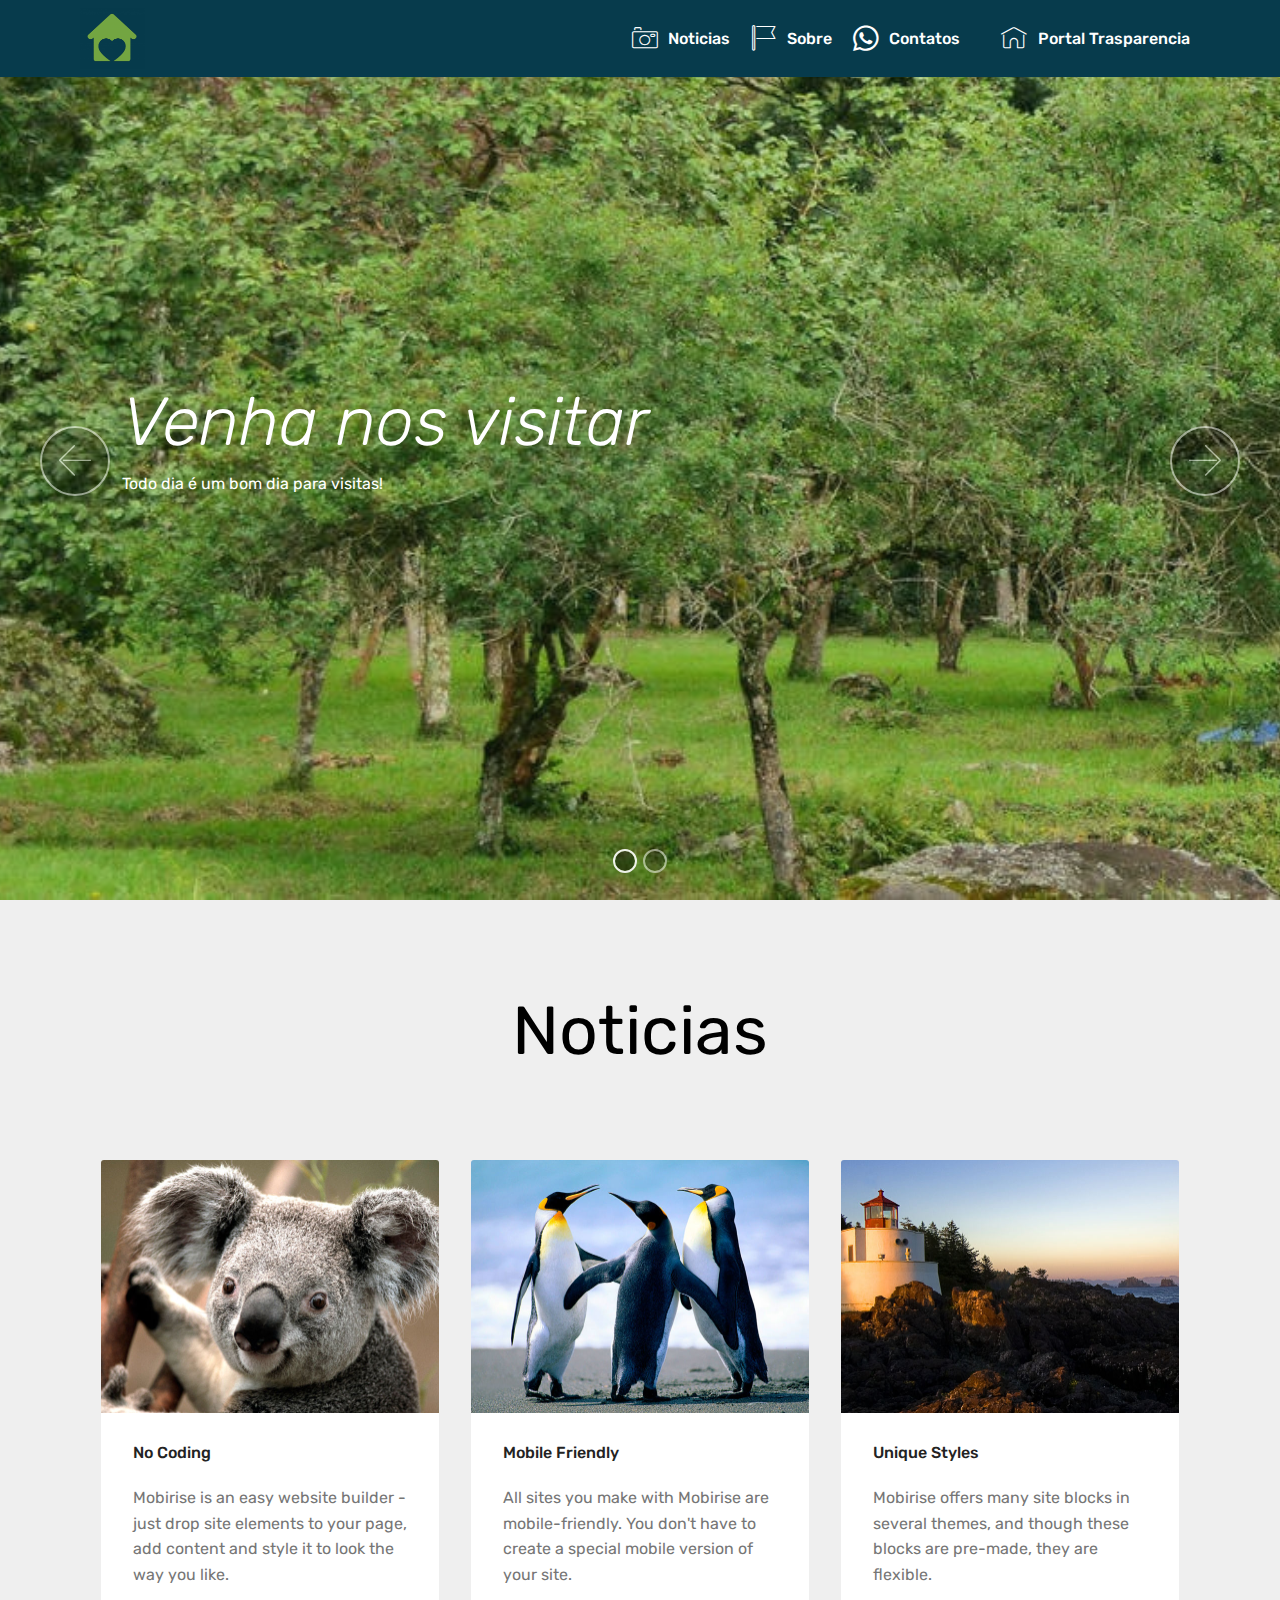
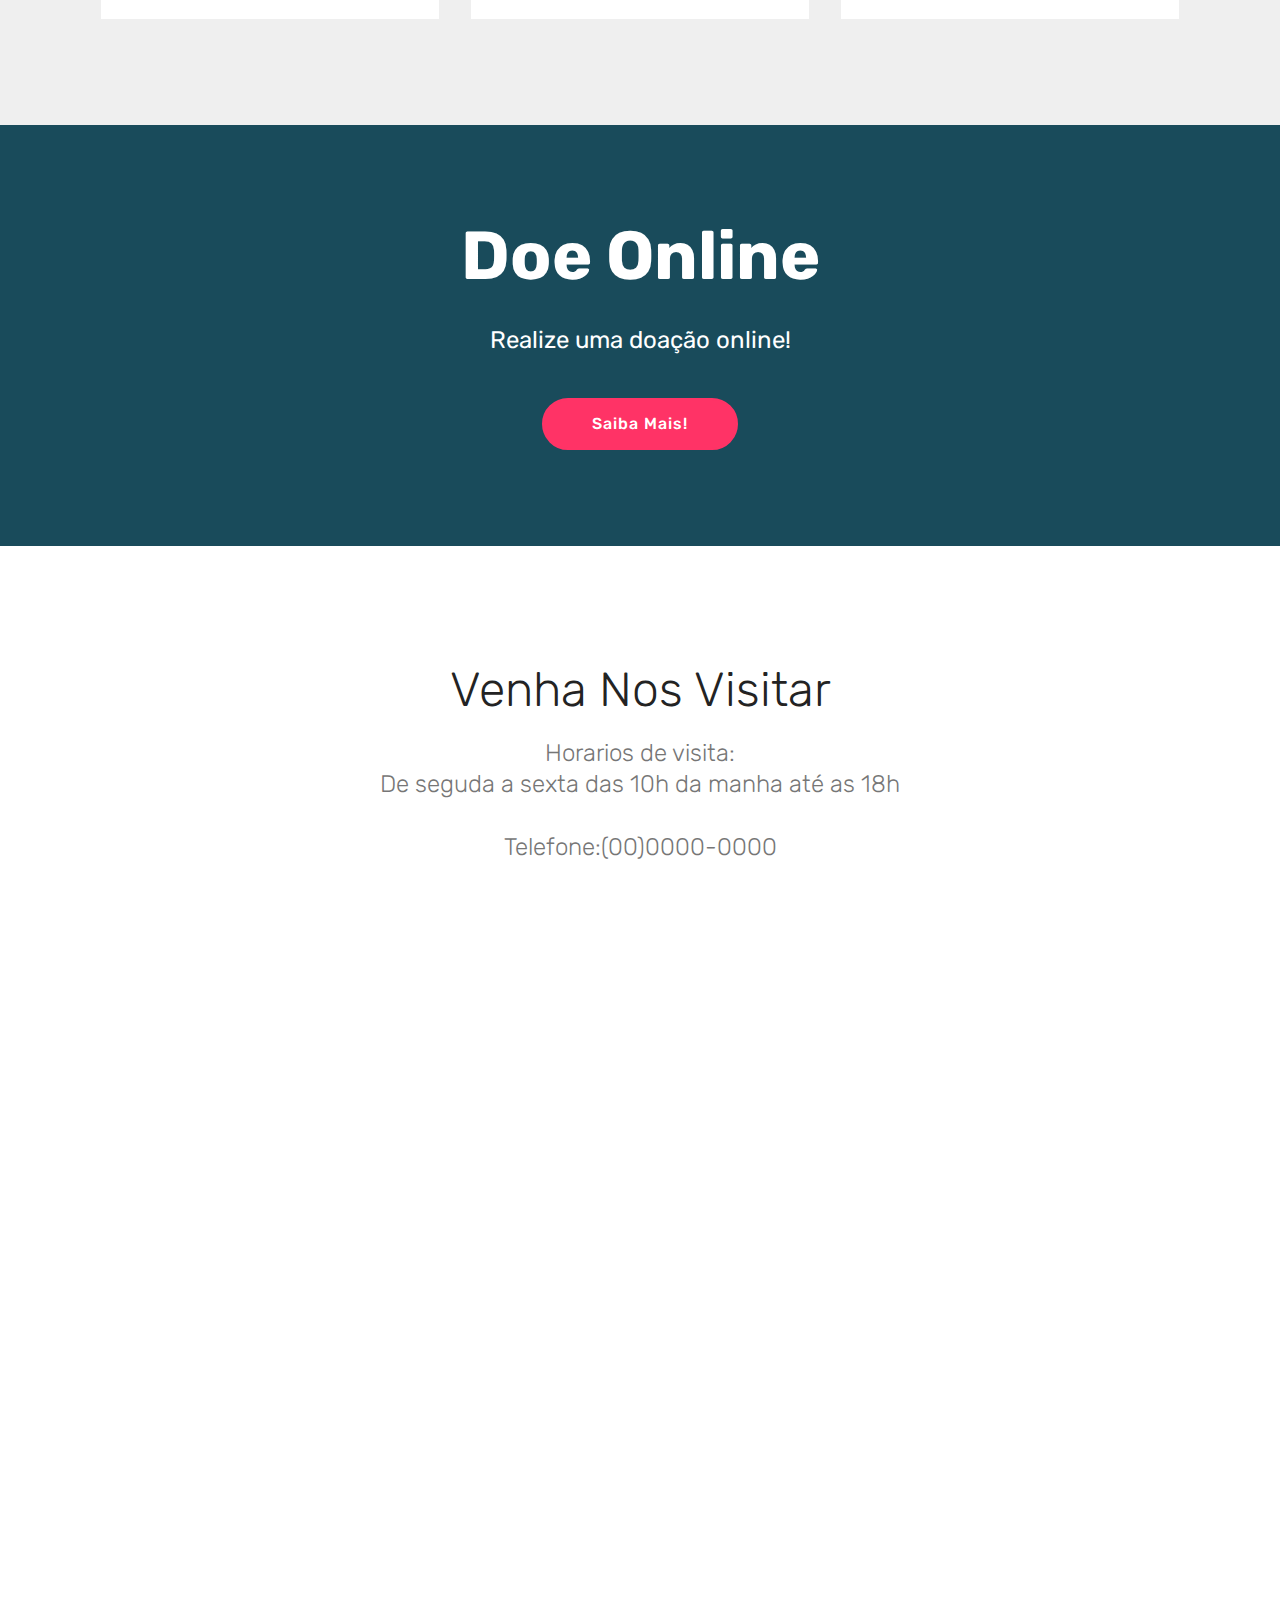
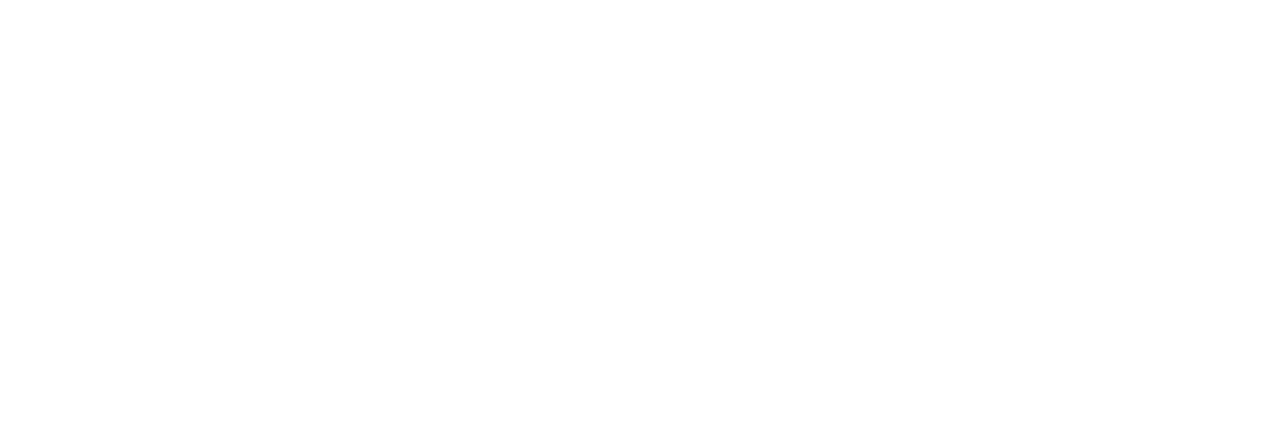
<file: index.html>
<!DOCTYPE html>
<html  >
<head>
  <!-- Site made with Mobirise Website Builder v4.11.2, https://mobirise.com -->
  <meta charset="UTF-8">
  <meta http-equiv="X-UA-Compatible" content="IE=edge">
  <meta name="generator" content="Mobirise v4.11.2, mobirise.com">
  <meta name="viewport" content="width=device-width, initial-scale=1, minimum-scale=1">
  <link rel="shortcut icon" href="assets/images/icone-casa-130x121.png" type="image/x-icon">
  <meta name="description" content="">
  
  <title>PaginaInicial</title>
  <link rel="stylesheet" href="assets/web/assets/mobirise-icons/mobirise-icons.css">
  <link rel="stylesheet" href="assets/bootstrap/css/bootstrap.min.css">
  <link rel="stylesheet" href="assets/bootstrap/css/bootstrap-grid.min.css">
  <link rel="stylesheet" href="assets/bootstrap/css/bootstrap-reboot.min.css">
  <link rel="stylesheet" href="assets/socicon/css/styles.css">
  <link rel="stylesheet" href="assets/tether/tether.min.css">
  <link rel="stylesheet" href="assets/dropdown/css/style.css">
  <link rel="stylesheet" href="assets/theme/css/style.css">
  <link rel="preload" as="style" href="assets/mobirise/css/mbr-additional.css"><link rel="stylesheet" href="assets/mobirise/css/mbr-additional.css" type="text/css">
  
  
  
</head>
<body>
  <section class="menu cid-rFxvClv93W" once="menu" id="menu1-4">

    

    <nav class="navbar navbar-expand beta-menu navbar-dropdown align-items-center navbar-fixed-top navbar-toggleable-sm">
        <button class="navbar-toggler navbar-toggler-right" type="button" data-toggle="collapse" data-target="#navbarSupportedContent" aria-controls="navbarSupportedContent" aria-expanded="false" aria-label="Toggle navigation">
            <div class="hamburger">
                <span></span>
                <span></span>
                <span></span>
                <span></span>
            </div>
        </button>
        <div class="menu-logo">
            <div class="navbar-brand">
                <span class="navbar-logo">
                    <a href="index.html">
                         <img src="assets/images/icone-casa-130x121.png" alt="Mobirise" title="" style="height: 3.8rem;">
                    </a>
                </span>
                
            </div>
        </div>
        <div class="collapse navbar-collapse" id="navbarSupportedContent">
            <ul class="navbar-nav nav-dropdown nav-right" data-app-modern-menu="true"><li class="nav-item">
                    <a class="nav-link link text-white display-4" href="page1.html"><span class="mbri-camera mbr-iconfont mbr-iconfont-btn"></span>
                        
                        Noticias</a>
                </li><li class="nav-item"><a class="nav-link link text-white display-4" href="index.html"><span class="mbri-flag mbr-iconfont mbr-iconfont-btn"></span>
                        
                        Sobre</a></li><li class="nav-item"><a class="nav-link link text-white display-4" href="index.html"><span class="socicon socicon-whatsapp mbr-iconfont mbr-iconfont-btn"></span>
                        
                        Contatos</a></li><li class="nav-item">
                    <a class="nav-link link text-white display-4" href="https://mobirise.co">
                        </a>
                </li><li class="nav-item"><a class="nav-link link text-white display-4" href="page2.html">
                        <span class="mbri-home mbr-iconfont mbr-iconfont-btn"></span>
                        Portal Trasparencia</a></li></ul>
            
        </div>
    </nav>
</section>

<section class="engine"><a href="https://mobirise.info/t">amp templates</a></section><section class="carousel slide cid-rFzkz0Ej5K" data-interval="false" id="slider1-l">

    

    <div class="full-screen"><div class="mbr-slider slide carousel" data-pause="true" data-keyboard="false" data-ride="carousel" data-interval="8000"><ol class="carousel-indicators"><li data-app-prevent-settings="" data-target="#slider1-l" class=" active" data-slide-to="0"></li><li data-app-prevent-settings="" data-target="#slider1-l" data-slide-to="1"></li></ol><div class="carousel-inner" role="listbox"><div class="carousel-item slider-fullscreen-image active" data-bg-video-slide="false" style="background-image: url(assets/images/motivos-para-comprar-uma-casa-de-campo-e-ter-lazer-fora-da-cidade-1920x500.jpeg);"><div class="container container-slide"><div class="image_wrapper"><div class="mbr-overlay" style="opacity: 0.2; background-color: rgb(33, 91, 27);"></div><img src="assets/images/motivos-para-comprar-uma-casa-de-campo-e-ter-lazer-fora-da-cidade-1920x500.jpeg" alt="" title=""><div class="carousel-caption justify-content-center"><div class="col-10 align-left"><h2 class="mbr-fonts-style display-1"><em>Venha nos visitar</em></h2><p class="lead mbr-text mbr-fonts-style display-2"></p><p>Todo dia é um bom dia para visitas!<br></p><p></p></div></div></div></div></div><div class="carousel-item slider-fullscreen-image" data-bg-video-slide="false" style="background-image: url(assets/images/motivos-para-comprar-uma-casa-de-campo-e-ter-lazer-fora-da-cidade-1-1920x500.jpeg);"><div class="container container-slide"><div class="image_wrapper"><div class="mbr-overlay" style="opacity: 0.2; background-color: rgb(33, 91, 27);"></div><img src="assets/images/motivos-para-comprar-uma-casa-de-campo-e-ter-lazer-fora-da-cidade-1-1920x500.jpeg" alt="" title=""><div class="carousel-caption justify-content-center"><div class="col-10 align-left"><h2 class="mbr-fonts-style display-1"><em>Doaçoes</em></h2></div></div></div></div></div></div><a data-app-prevent-settings="" class="carousel-control carousel-control-prev" role="button" data-slide="prev" href="#slider1-l"><span aria-hidden="true" class="mbri-left mbr-iconfont"></span><span class="sr-only">Previous</span></a><a data-app-prevent-settings="" class="carousel-control carousel-control-next" role="button" data-slide="next" href="#slider1-l"><span aria-hidden="true" class="mbri-right mbr-iconfont"></span><span class="sr-only">Next</span></a></div></div>

</section>

<section class="features18 popup-btn-cards cid-rFxwrUPJEH" id="features18-7">

    

    
    <div class="container">
        <h2 class="mbr-section-title pb-3 align-center mbr-fonts-style display-1"><a href="page1.html" class="text-black">Noticias</a></h2>
        
        <div class="media-container-row pt-5 ">
            <div class="card p-3 col-12 col-md-6 col-lg-4">
                <div class="card-wrapper ">
                    <div class="card-img">
                        <div class="mbr-overlay"></div>
                        
                        <a href="page1.html"><img src="assets/images/koala-676x507.jpg" alt="Mobirise" title=""></a>
                    </div>
                    <div class="card-box">
                        <h4 class="card-title mbr-fonts-style display-7">
                            No Coding
                        </h4>
                        <p class="mbr-text mbr-fonts-style align-left display-7">
                            Mobirise is an easy website builder - just drop site elements to your page, add content and style it to look the way you like.
                        </p>
                    </div>
                </div>
            </div>
            <div class="card p-3 col-12 col-md-6 col-lg-4">
                <div class="card-wrapper">
                    <div class="card-img">
                        <div class="mbr-overlay"></div>
                        
                        <a href="page1.html"><img src="assets/images/penguins-676x507.jpg" alt="Mobirise" title=""></a>
                    </div>
                    <div class="card-box">
                        <h4 class="card-title mbr-fonts-style display-7">
                            Mobile Friendly
                        </h4>
                        <p class="mbr-text mbr-fonts-style display-7">
                           All sites you make with Mobirise are mobile-friendly. You don't have to create a special mobile version of your site.
                        </p>
                    </div>
                </div>
            </div>

            <div class="card p-3 col-12 col-md-6 col-lg-4">
                <div class="card-wrapper">
                    <div class="card-img">
                        <div class="mbr-overlay"></div>
                        
                        <a href="page1.html"><img src="assets/images/lighthouse-676x507.jpg" alt="Mobirise" title=""></a>
                    </div>
                    <div class="card-box">
                        <h4 class="card-title mbr-fonts-style display-7">
                            Unique Styles
                        </h4>
                        <p class="mbr-text mbr-fonts-style display-7">
                            Mobirise offers many site blocks in several themes, and though these blocks are pre-made, they are flexible.
                        </p>
                    </div>
                </div>
            </div>

            
        </div>
    </div>
</section>

<section class="header1 cid-rGRqnUNZ6r" id="header1-p">

    

    

    <div class="container">
        <div class="row justify-content-md-center">
            <div class="mbr-white col-md-10">
                <h1 class="mbr-section-title align-center mbr-bold pb-3 mbr-fonts-style display-1">
                    Doe Online</h1>
                
                <p class="mbr-text align-center pb-3 mbr-fonts-style display-5">
                    Realize uma doação online!</p>
                <div class="mbr-section-btn align-center"><a class="btn btn-md btn-secondary display-4" href="index.html">Saiba Mais!
                        </a></div>
            </div>
        </div>
    </div>

</section>

<section class="mbr-section content4 cid-rGRrNzEF3M" id="content4-r">

    

    <div class="container">
        <div class="media-container-row">
            <div class="title col-12 col-md-8">
                <h2 class="align-center pb-3 mbr-fonts-style display-2">
                    Venha Nos Visitar</h2>
                <h3 class="mbr-section-subtitle align-center mbr-light mbr-fonts-style display-5">
                    Horarios de visita:<br>De seguda a sexta das 10h da manha até as 18h<br><br>Telefone:(00)0000-0000<br><br></h3>
                
            </div>
        </div>
    </div>
</section>

<section class="cid-rFxwo5lgLT mbr-reveal mbr-parallax-background" id="footer2-6">

    

    <div class="mbr-overlay" style="opacity: 0.9; background-color: rgb(7, 59, 76);"></div>

    <div class="container">
        <div class="media-container-row content mbr-white">
            <div class="col-12 col-md-3 mbr-fonts-style display-7">
                <p class="mbr-text">
                    <strong>Address</strong>
                    <br>
                    <br>1234 Street Name
                    <br>City, AA 99999
                    <br>
                    <br>
                    <br><strong>Contacts</strong>
                    <br>
                    <br>Email: support@mobirise.com
                    <br>Phone: +1 (0) 000 0000 001
                    <br>Fax: +1 (0) 000 0000 002
                </p>
            </div>
            <div class="col-12 col-md-3 mbr-fonts-style display-7">
                <p class="mbr-text">
                    <strong>Links</strong>
                    <br>
                    <br><a class="text-primary" href="https://mobirise.co/">Website builder</a>
                    <br><a class="text-primary" href="https://mobirise.co/">Download for Windows</a>
                    <br><a class="text-primary" href="https://mobirise.co/">Download for Mac</a>
                    <br>
                    <br><strong>Feedback</strong>
                    <br>
                    <br>Please send us your ideas, bug reports, suggestions! Any feedback would be appreciated.
                </p>
            </div>
            <div class="col-12 col-md-6">
                <div class="google-map"><iframe frameborder="0" style="border:0" src="https://www.google.com/maps/embed/v1/place?key=AIzaSyCy9r70T3NYf3PhvVflTo0_zdif2_IoIYs&amp;q=place_id:ChIJn6wOs6lZwokRLKy1iqRcoKw" allowfullscreen=""></iframe></div>
            </div>
        </div>
        <div class="footer-lower">
            <div class="media-container-row">
                <div class="col-sm-12">
                    <hr>
                </div>
            </div>
            <div class="media-container-row mbr-white">
                <div class="col-sm-6 copyright">
                    <p class="mbr-text mbr-fonts-style display-7">
                        © Copyright 2019 Mobirise - All Rights Reserved
                    </p>
                </div>
                <div class="col-md-6">
                    <div class="social-list align-right">
                        <div class="soc-item">
                            <a href="https://twitter.com/mobirise" target="_blank">
                                <span class="socicon-twitter socicon mbr-iconfont mbr-iconfont-social"></span>
                            </a>
                        </div>
                        <div class="soc-item">
                            <a href="https://www.facebook.com/pages/Mobirise/1616226671953247" target="_blank">
                                <span class="socicon-facebook socicon mbr-iconfont mbr-iconfont-social"></span>
                            </a>
                        </div>
                        <div class="soc-item">
                            <a href="https://www.youtube.com/c/mobirise" target="_blank">
                                <span class="socicon-youtube socicon mbr-iconfont mbr-iconfont-social"></span>
                            </a>
                        </div>
                        <div class="soc-item">
                            <a href="https://instagram.com/mobirise" target="_blank">
                                <span class="socicon-instagram socicon mbr-iconfont mbr-iconfont-social"></span>
                            </a>
                        </div>
                        <div class="soc-item">
                            <a href="https://plus.google.com/u/0/+Mobirise" target="_blank">
                                <span class="socicon-googleplus socicon mbr-iconfont mbr-iconfont-social"></span>
                            </a>
                        </div>
                        <div class="soc-item">
                            <a href="https://www.behance.net/Mobirise" target="_blank">
                                <span class="socicon-behance socicon mbr-iconfont mbr-iconfont-social"></span>
                            </a>
                        </div>
                    </div>
                </div>
            </div>
        </div>
    </div>
</section>


  <script src="assets/web/assets/jquery/jquery.min.js"></script>
  <script src="assets/popper/popper.min.js"></script>
  <script src="assets/bootstrap/js/bootstrap.min.js"></script>
  <script src="assets/smoothscroll/smooth-scroll.js"></script>
  <script src="assets/ytplayer/jquery.mb.ytplayer.min.js"></script>
  <script src="assets/vimeoplayer/jquery.mb.vimeo_player.js"></script>
  <script src="assets/tether/tether.min.js"></script>
  <script src="assets/bootstrapcarouselswipe/bootstrap-carousel-swipe.js"></script>
  <script src="assets/mbr-popup-btns/mbr-popup-btns.js"></script>
  <script src="assets/dropdown/js/nav-dropdown.js"></script>
  <script src="assets/dropdown/js/navbar-dropdown.js"></script>
  <script src="assets/touchswipe/jquery.touch-swipe.min.js"></script>
  <script src="assets/parallax/jarallax.min.js"></script>
  <script src="assets/theme/js/script.js"></script>
  <script src="assets/slidervideo/script.js"></script>
  
  
</body>
</html>
</file>
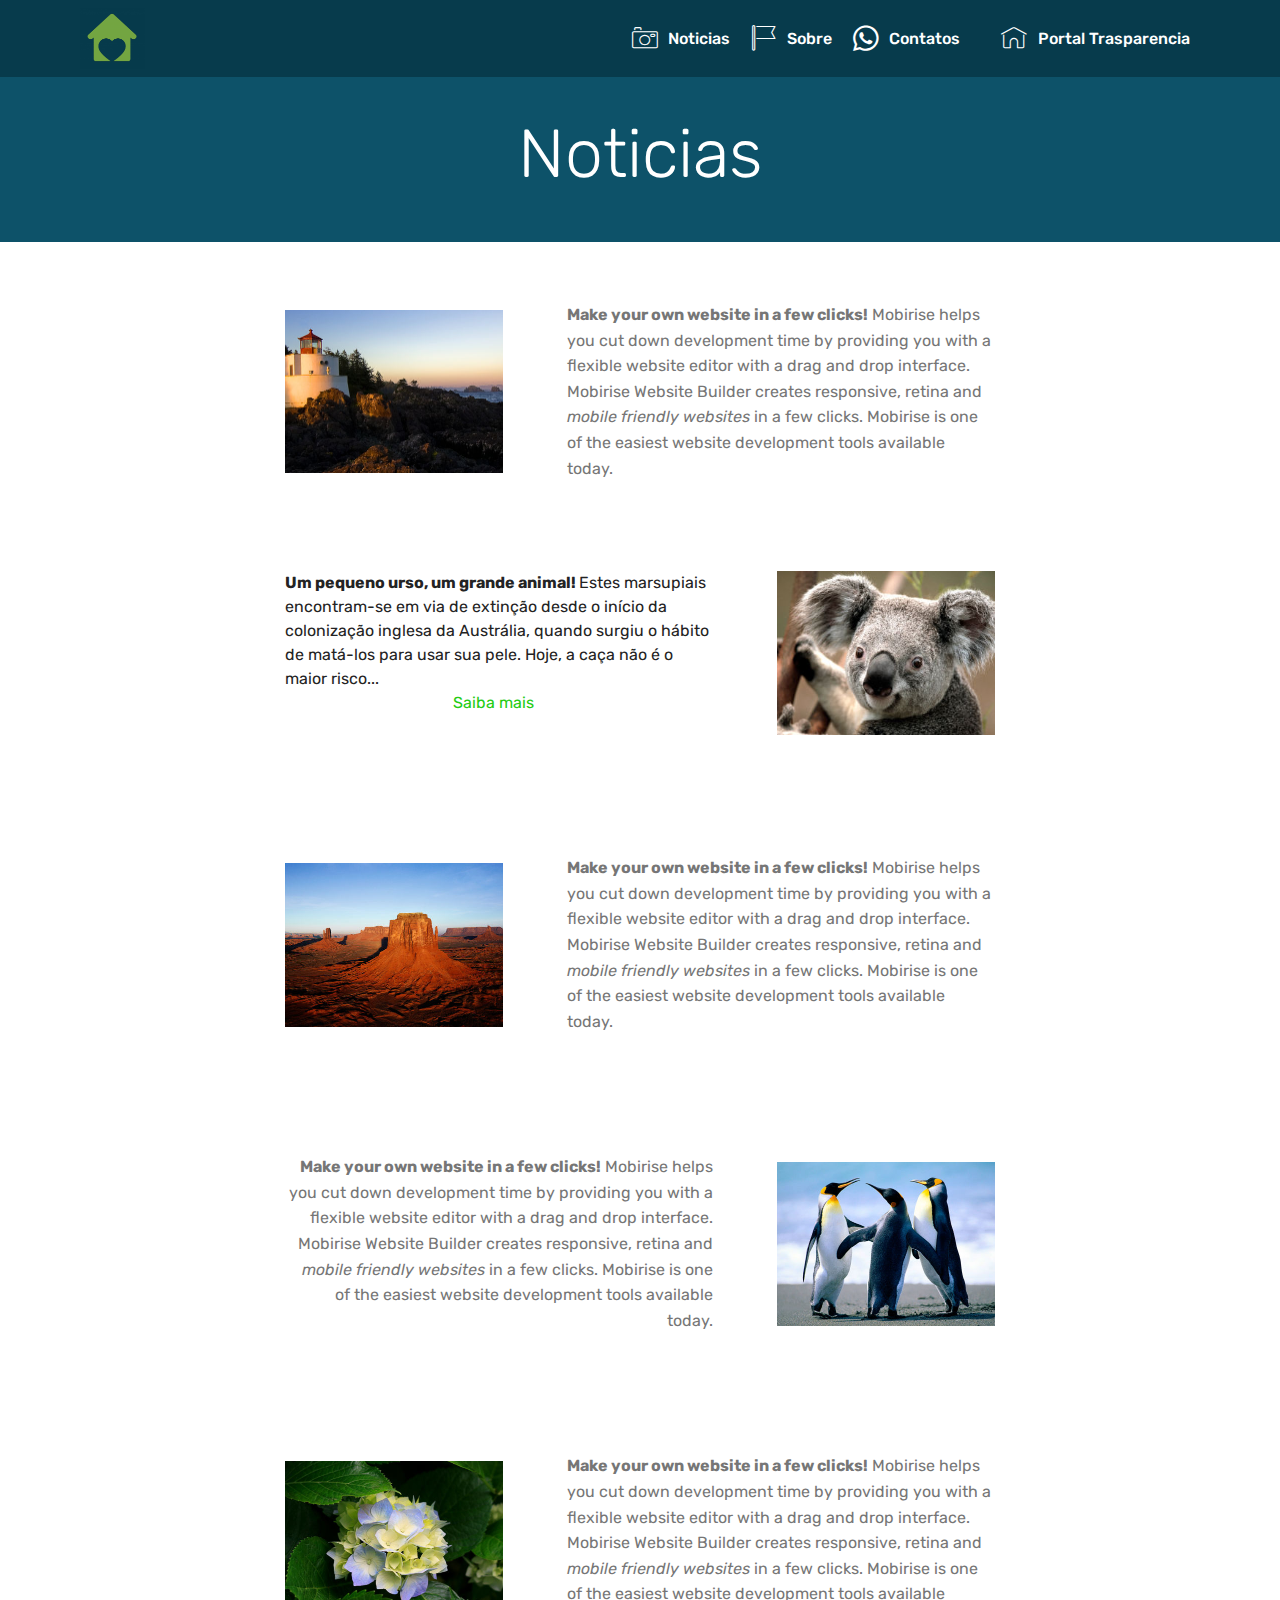
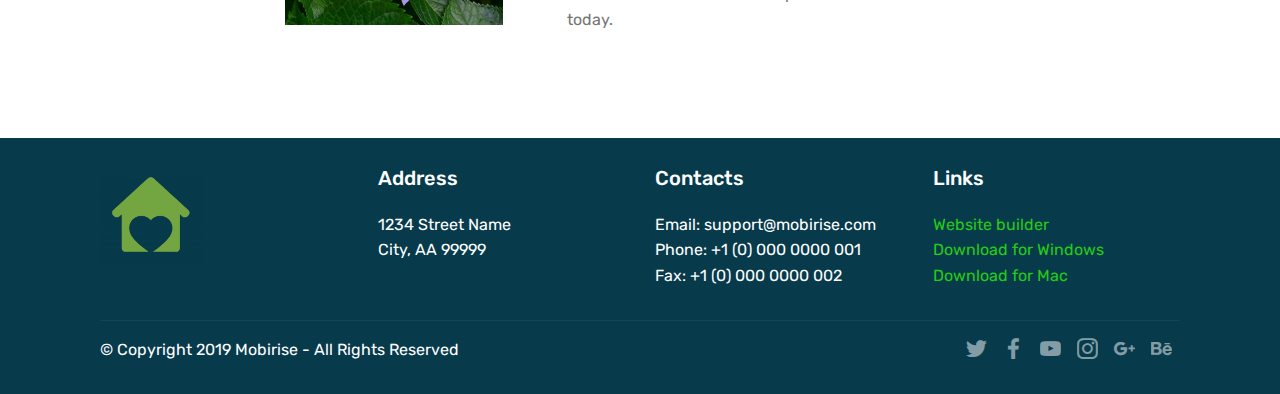
<file: page1.html>
<!DOCTYPE html>
<html  >
<head>
  <!-- Site made with Mobirise Website Builder v4.11.2, https://mobirise.com -->
  <meta charset="UTF-8">
  <meta http-equiv="X-UA-Compatible" content="IE=edge">
  <meta name="generator" content="Mobirise v4.11.2, mobirise.com">
  <meta name="viewport" content="width=device-width, initial-scale=1, minimum-scale=1">
  <link rel="shortcut icon" href="assets/images/icone-casa-130x121.png" type="image/x-icon">
  <meta name="description" content="Website Creator Description">
  
  <title>Noticias</title>
  <link rel="stylesheet" href="assets/web/assets/mobirise-icons/mobirise-icons.css">
  <link rel="stylesheet" href="assets/bootstrap/css/bootstrap.min.css">
  <link rel="stylesheet" href="assets/bootstrap/css/bootstrap-grid.min.css">
  <link rel="stylesheet" href="assets/bootstrap/css/bootstrap-reboot.min.css">
  <link rel="stylesheet" href="assets/tether/tether.min.css">
  <link rel="stylesheet" href="assets/dropdown/css/style.css">
  <link rel="stylesheet" href="assets/socicon/css/styles.css">
  <link rel="stylesheet" href="assets/theme/css/style.css">
  <link rel="preload" as="style" href="assets/mobirise/css/mbr-additional.css"><link rel="stylesheet" href="assets/mobirise/css/mbr-additional.css" type="text/css">
  
  
  
</head>
<body>
  <section class="menu cid-rFxvClv93W" once="menu" id="menu1-a">

    

    <nav class="navbar navbar-expand beta-menu navbar-dropdown align-items-center navbar-fixed-top navbar-toggleable-sm">
        <button class="navbar-toggler navbar-toggler-right" type="button" data-toggle="collapse" data-target="#navbarSupportedContent" aria-controls="navbarSupportedContent" aria-expanded="false" aria-label="Toggle navigation">
            <div class="hamburger">
                <span></span>
                <span></span>
                <span></span>
                <span></span>
            </div>
        </button>
        <div class="menu-logo">
            <div class="navbar-brand">
                <span class="navbar-logo">
                    <a href="index.html">
                         <img src="assets/images/icone-casa-130x121.png" alt="Mobirise" title="" style="height: 3.8rem;">
                    </a>
                </span>
                
            </div>
        </div>
        <div class="collapse navbar-collapse" id="navbarSupportedContent">
            <ul class="navbar-nav nav-dropdown nav-right" data-app-modern-menu="true"><li class="nav-item">
                    <a class="nav-link link text-white display-4" href="page1.html"><span class="mbri-camera mbr-iconfont mbr-iconfont-btn"></span>
                        
                        Noticias</a>
                </li><li class="nav-item"><a class="nav-link link text-white display-4" href="index.html"><span class="mbri-flag mbr-iconfont mbr-iconfont-btn"></span>
                        
                        Sobre</a></li><li class="nav-item"><a class="nav-link link text-white display-4" href="index.html"><span class="socicon socicon-whatsapp mbr-iconfont mbr-iconfont-btn"></span>
                        
                        Contatos</a></li><li class="nav-item">
                    <a class="nav-link link text-white display-4" href="https://mobirise.co">
                        </a>
                </li><li class="nav-item"><a class="nav-link link text-white display-4" href="page2.html">
                        <span class="mbri-home mbr-iconfont mbr-iconfont-btn"></span>
                        Portal Trasparencia</a></li></ul>
            
        </div>
    </nav>
</section>

<section class="engine"><a href="https://mobirise.info/c">free website builder</a></section><section class="mbr-section content4 cid-rFxAJ03XZZ" id="content4-g">

    

    <div class="container">
        <div class="media-container-row">
            <div class="title col-12 col-md-8">
                <h2 class="align-center pb-3 mbr-fonts-style display-1">Noticias</h2>
                
                
            </div>
        </div>
    </div>
</section>

<section class="mbr-section content6 cid-rFxAEtLSqc" id="content6-f">
    
     
    
    <div class="container">
        <div class="media-container-row">
            <div class="col-12 col-md-8">
                <div class="media-container-row">
                    <div class="mbr-figure" style="width: 60%;">
                      <img src="assets/images/lighthouse-436x327.jpg" alt="Mobirise" title="">  
                    </div>
                    <div class="media-content">
                        <div class="mbr-section-text">
                            <p class="mbr-text mb-0 mbr-fonts-style display-7">
                               <strong>Make your own website in a few clicks!</strong> Mobirise helps you cut down development time by providing you with a flexible website editor with a drag and drop interface. Mobirise Website Builder creates responsive, retina and <em>mobile friendly websites</em> in a few clicks. Mobirise is one of the easiest website development tools available today.
                            </p>
                        </div>
                    </div>
                </div>
            </div>
        </div>
    </div>
</section>

<section class="mbr-section content7 cid-rFxAJMH1cO" id="content7-h">
          
    

    <div class="container">
        <div class="media-container-row">
            <div class="col-12 col-md-8">
                <div class="media-container-row">
                    <div class="media-content">
                        <div class="mbr-section-text">
                            <p class="mbr-text align-right mb-0 mbr-fonts-style display-7"></p><p>
                               <strong>Um pequeno urso, um grande animal!</strong><strong>&nbsp;</strong>Estes marsupiais encontram-se em via de extinção desde o início da colonização inglesa da Austrália, quando surgiu o hábito de matá-los para usar sua pele. Hoje, a caça não é o maior risco...&nbsp;&nbsp;&nbsp;&nbsp;&nbsp;&nbsp;&nbsp;&nbsp;&nbsp;&nbsp;&nbsp;&nbsp;&nbsp;&nbsp;&nbsp;&nbsp;<br><a href="page3.html"></a><a href="page3.html"></a><a href="page3.html">&nbsp; &nbsp;&nbsp;&nbsp;&nbsp;&nbsp;&nbsp;&nbsp;&nbsp;&nbsp;&nbsp;&nbsp;&nbsp;&nbsp;&nbsp;&nbsp;&nbsp;&nbsp;&nbsp;&nbsp;&nbsp;&nbsp;&nbsp;&nbsp;&nbsp;&nbsp;&nbsp;&nbsp;&nbsp;&nbsp;&nbsp;&nbsp;&nbsp;&nbsp;&nbsp;&nbsp;&nbsp;&nbsp;&nbsp;&nbsp;&nbsp;Saiba mais&nbsp;</a></p><p></p>
                        </div>
                    </div>
                    <div class="mbr-figure" style="width: 60%;">
                     <img src="assets/images/koala-298x224.jpg" alt="Mobirise" title="">  
                    </div>
                </div>
            </div>
        </div>
    </div>
</section>

<section class="mbr-section content6 cid-rFxAK23RG3" id="content6-i">
    
     
    
    <div class="container">
        <div class="media-container-row">
            <div class="col-12 col-md-8">
                <div class="media-container-row">
                    <div class="mbr-figure" style="width: 60%;">
                      <img src="assets/images/desert-436x327.jpg" alt="Mobirise" title="">  
                    </div>
                    <div class="media-content">
                        <div class="mbr-section-text">
                            <p class="mbr-text mb-0 mbr-fonts-style display-7">
                               <strong>Make your own website in a few clicks!</strong> Mobirise helps you cut down development time by providing you with a flexible website editor with a drag and drop interface. Mobirise Website Builder creates responsive, retina and <em>mobile friendly websites</em> in a few clicks. Mobirise is one of the easiest website development tools available today.
                            </p>
                        </div>
                    </div>
                </div>
            </div>
        </div>
    </div>
</section>

<section class="mbr-section content7 cid-rFxAKbZIok" id="content7-j">
          
    

    <div class="container">
        <div class="media-container-row">
            <div class="col-12 col-md-8">
                <div class="media-container-row">
                    <div class="media-content">
                        <div class="mbr-section-text">
                            <p class="mbr-text align-right mb-0 mbr-fonts-style display-7">
                               <strong>Make your own website in a few clicks!</strong> Mobirise helps you cut down development time by providing you with a flexible website editor with a drag and drop interface. Mobirise Website Builder creates responsive, retina and <em>mobile friendly websites</em> in a few clicks. Mobirise is one of the easiest website development tools available today.
                            </p>
                        </div>
                    </div>
                    <div class="mbr-figure" style="width: 60%;">
                     <img src="assets/images/penguins-436x327.jpg" alt="Mobirise" title="">  
                    </div>
                </div>
            </div>
        </div>
    </div>
</section>

<section class="mbr-section content6 cid-rFxAKATwOo" id="content6-k">
    
     
    
    <div class="container">
        <div class="media-container-row">
            <div class="col-12 col-md-8">
                <div class="media-container-row">
                    <div class="mbr-figure" style="width: 60%;">
                      <img src="assets/images/hydrangeas-436x327.jpg" alt="Mobirise" title="">  
                    </div>
                    <div class="media-content">
                        <div class="mbr-section-text">
                            <p class="mbr-text mb-0 mbr-fonts-style display-7">
                               <strong>Make your own website in a few clicks!</strong> Mobirise helps you cut down development time by providing you with a flexible website editor with a drag and drop interface. Mobirise Website Builder creates responsive, retina and <em>mobile friendly websites</em> in a few clicks. Mobirise is one of the easiest website development tools available today.
                            </p>
                        </div>
                    </div>
                </div>
            </div>
        </div>
    </div>
</section>

<section class="cid-rFxAxefCGb" id="footer1-e">

    

    

    <div class="container">
        <div class="media-container-row content text-white">
            <div class="col-12 col-md-3">
                <div class="media-wrap">
                    <a href="index.html">
                        <img src="assets/images/icone-casa-192x179.png" alt="Mobirise" title="">
                    </a>
                </div>
            </div>
            <div class="col-12 col-md-3 mbr-fonts-style display-7">
                <h5 class="pb-3">
                    Address
                </h5>
                <p class="mbr-text">
                    1234 Street Name
                    <br>City, AA 99999
                </p>
            </div>
            <div class="col-12 col-md-3 mbr-fonts-style display-7">
                <h5 class="pb-3">
                    Contacts
                </h5>
                <p class="mbr-text">
                    Email: support@mobirise.com
                    <br>Phone: +1 (0) 000 0000 001
                    <br>Fax: +1 (0) 000 0000 002
                </p>
            </div>
            <div class="col-12 col-md-3 mbr-fonts-style display-7">
                <h5 class="pb-3">
                    Links
                </h5>
                <p class="mbr-text">
                    <a class="text-primary" href="https://mobirise.co/">Website builder</a>
                    <br><a class="text-primary" href="https://mobirise.co/">Download for Windows</a>
                    <br><a class="text-primary" href="https://mobirise.co/">Download for Mac</a>
                </p>
            </div>
        </div>
        <div class="footer-lower">
            <div class="media-container-row">
                <div class="col-sm-12">
                    <hr>
                </div>
            </div>
            <div class="media-container-row mbr-white">
                <div class="col-sm-6 copyright">
                    <p class="mbr-text mbr-fonts-style display-7">
                        © Copyright 2019 Mobirise - All Rights Reserved
                    </p>
                </div>
                <div class="col-md-6">
                    <div class="social-list align-right">
                        <div class="soc-item">
                            <a href="https://twitter.com/mobirise" target="_blank">
                                <span class="socicon-twitter socicon mbr-iconfont mbr-iconfont-social"></span>
                            </a>
                        </div>
                        <div class="soc-item">
                            <a href="https://www.facebook.com/pages/Mobirise/1616226671953247" target="_blank">
                                <span class="socicon-facebook socicon mbr-iconfont mbr-iconfont-social"></span>
                            </a>
                        </div>
                        <div class="soc-item">
                            <a href="https://www.youtube.com/c/mobirise" target="_blank">
                                <span class="socicon-youtube socicon mbr-iconfont mbr-iconfont-social"></span>
                            </a>
                        </div>
                        <div class="soc-item">
                            <a href="https://instagram.com/mobirise" target="_blank">
                                <span class="socicon-instagram socicon mbr-iconfont mbr-iconfont-social"></span>
                            </a>
                        </div>
                        <div class="soc-item">
                            <a href="https://plus.google.com/u/0/+Mobirise" target="_blank">
                                <span class="socicon-googleplus socicon mbr-iconfont mbr-iconfont-social"></span>
                            </a>
                        </div>
                        <div class="soc-item">
                            <a href="https://www.behance.net/Mobirise" target="_blank">
                                <span class="socicon-behance socicon mbr-iconfont mbr-iconfont-social"></span>
                            </a>
                        </div>
                    </div>
                </div>
            </div>
        </div>
    </div>
</section>


  <script src="assets/web/assets/jquery/jquery.min.js"></script>
  <script src="assets/popper/popper.min.js"></script>
  <script src="assets/bootstrap/js/bootstrap.min.js"></script>
  <script src="assets/tether/tether.min.js"></script>
  <script src="assets/smoothscroll/smooth-scroll.js"></script>
  <script src="assets/dropdown/js/nav-dropdown.js"></script>
  <script src="assets/dropdown/js/navbar-dropdown.js"></script>
  <script src="assets/touchswipe/jquery.touch-swipe.min.js"></script>
  <script src="assets/theme/js/script.js"></script>
  
  
</body>
</html>
</file>
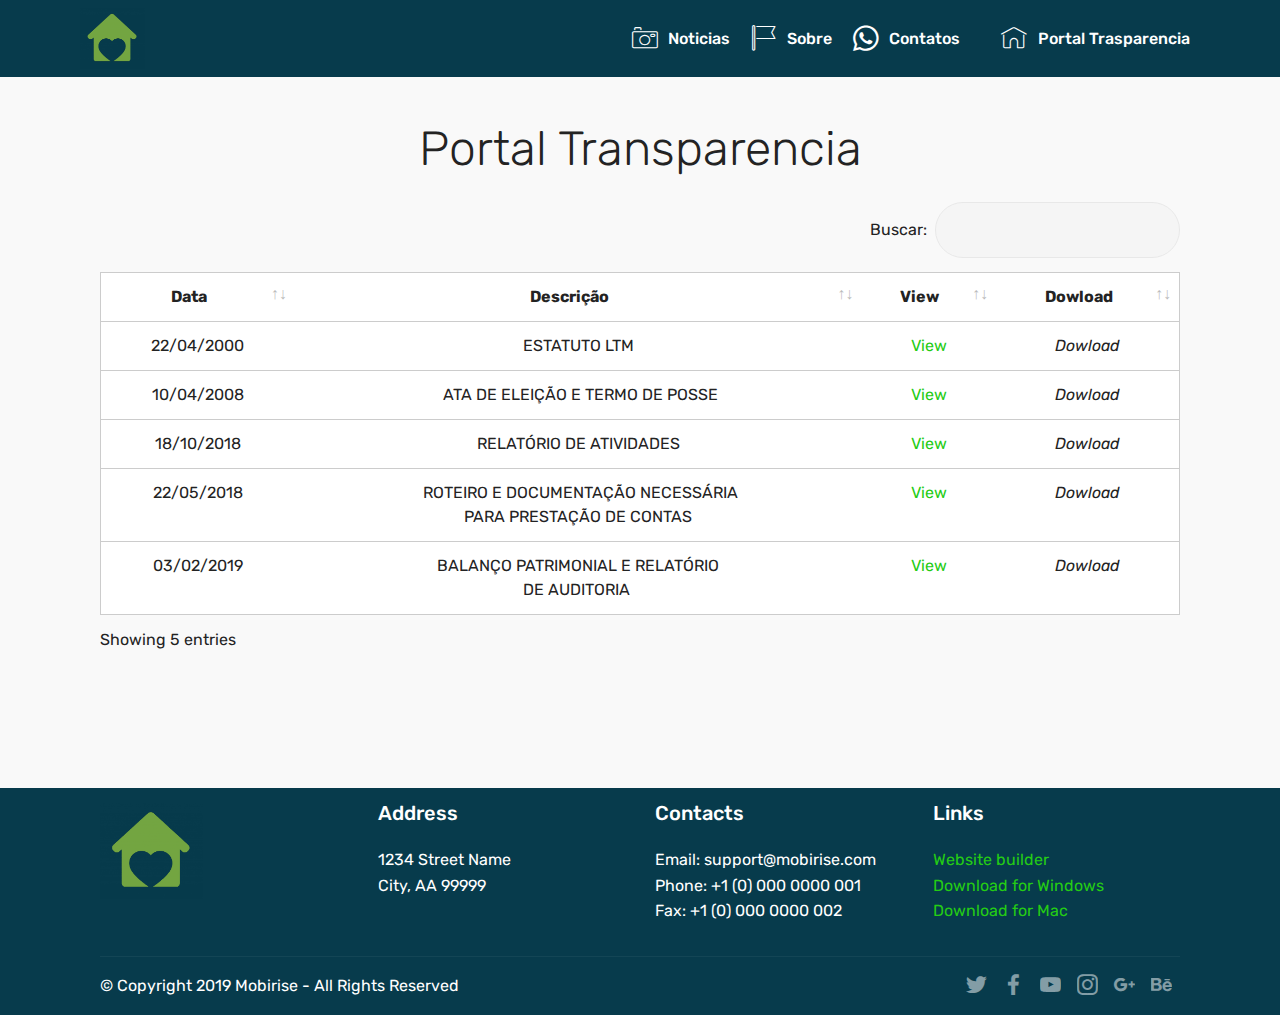
<file: page2.html>
<!DOCTYPE html>
<html  >
<head>
  <!-- Site made with Mobirise Website Builder v4.11.2, https://mobirise.com -->
  <meta charset="UTF-8">
  <meta http-equiv="X-UA-Compatible" content="IE=edge">
  <meta name="generator" content="Mobirise v4.11.2, mobirise.com">
  <meta name="viewport" content="width=device-width, initial-scale=1, minimum-scale=1">
  <link rel="shortcut icon" href="assets/images/icone-casa-130x121.png" type="image/x-icon">
  <meta name="description" content="Web Site Builder Description">
  
  <title>Trasparencia</title>
  <link rel="stylesheet" href="assets/web/assets/mobirise-icons/mobirise-icons.css">
  <link rel="stylesheet" href="assets/bootstrap/css/bootstrap.min.css">
  <link rel="stylesheet" href="assets/bootstrap/css/bootstrap-grid.min.css">
  <link rel="stylesheet" href="assets/bootstrap/css/bootstrap-reboot.min.css">
  <link rel="stylesheet" href="assets/socicon/css/styles.css">
  <link rel="stylesheet" href="assets/tether/tether.min.css">
  <link rel="stylesheet" href="assets/datatables/data-tables.bootstrap4.min.css">
  <link rel="stylesheet" href="assets/dropdown/css/style.css">
  <link rel="stylesheet" href="assets/theme/css/style.css">
  <link rel="preload" as="style" href="assets/mobirise/css/mbr-additional.css"><link rel="stylesheet" href="assets/mobirise/css/mbr-additional.css" type="text/css">
  
  
  
</head>
<body>
  <section class="section-table cid-rFxz95ImIA" id="table1-d">

  
  
  <div class="container container-table">
      <h2 class="mbr-section-title mbr-fonts-style align-center pb-3 display-2">Portal Transparencia</h2>
      
      <div class="table-wrapper">
        <div class="container">
          <div class="row search">
            <div class="col-md-6"></div>
            <div class="col-md-6">
                <div class="dataTables_filter">
                  <label class="searchInfo mbr-fonts-style display-7">Buscar:</label>
                  <input class="form-control input-sm" disabled="">
                </div>
            </div>
          </div>
        </div>

        <div class="container scroll">
          <table class="table isSearch" cellspacing="0">
            <thead>
              <tr class="table-heads ">
                  
                  
                  
                  
              <th class="head-item mbr-fonts-style display-7">Data</th><th class="head-item mbr-fonts-style display-7">Descrição</th><th class="head-item mbr-fonts-style display-7">View</th><th class="head-item mbr-fonts-style display-7">Dowload</th></tr>
            </thead>

            <tbody>
              
              
              
              
            <tr> 
                
                
                
                
              <td class="body-item mbr-fonts-style display-7">22/04/2000</td><td class="body-item mbr-fonts-style display-7">ESTATUTO LTM</td><td class="body-item mbr-fonts-style display-7"><em><a href="assets/files/ESTATUTO LTM.pdf" target="_blank">View</a></em></td><td class="body-item mbr-fonts-style display-7"><em>Dowload</em></td></tr><tr> 
                
                
                
                
              <td class="body-item mbr-fonts-style display-7">10/04/2008</td><td class="body-item mbr-fonts-style display-7">&nbsp;ATA DE ELEIÇÃO E TERMO DE POSSE</td><td class="body-item mbr-fonts-style display-7"><em><a href="assets/files/ESTATUTO LTM.pdf" target="_blank">View</a></em></td><td class="body-item mbr-fonts-style display-7"><em>Dowload</em></td></tr><tr> 
                
                
                
                
              <td class="body-item mbr-fonts-style display-7">18/10/2018</td><td class="body-item mbr-fonts-style display-7">RELATÓRIO DE ATIVIDADES</td><td class="body-item mbr-fonts-style display-7"><em><a href="assets/files/ESTATUTO LTM.pdf" target="_blank">View</a></em></td><td class="body-item mbr-fonts-style display-7"><em>Dowload</em></td></tr><tr> 
                
                
                
                
              <td class="body-item mbr-fonts-style display-7">22/05/2018</td><td class="body-item mbr-fonts-style display-7">&nbsp;ROTEIRO E DOCUMENTAÇÃO NECESSÁRIA <br>PARA PRESTAÇÃO DE CONTAS</td><td class="body-item mbr-fonts-style display-7"><em><a href="assets/files/ESTATUTO LTM.pdf" target="_blank">View</a></em></td><td class="body-item mbr-fonts-style display-7"><em>Dowload</em></td></tr><tr> 
                
                
                
                
              <td class="body-item mbr-fonts-style display-7">03/02/2019</td><td class="body-item mbr-fonts-style display-7">BALANÇO PATRIMONIAL  E RELATÓRIO <br>DE AUDITORIA&nbsp;</td><td class="body-item mbr-fonts-style display-7"><em><a href="assets/files/ESTATUTO LTM.pdf" target="_blank">View</a></em></td><td class="body-item mbr-fonts-style display-7"><em>Dowload</em></td></tr></tbody>
          </table>
        </div>
        <div class="container table-info-container">
          <div class="row info">
            <div class="col-md-6">
              <div class="dataTables_info mbr-fonts-style display-7">
                <span class="infoBefore">Showing</span>
                <span class="inactive infoRows"></span>
                <span class="infoAfter">entries</span>
                <span class="infoFilteredBefore">(filtered from</span>
                <span class="inactive infoRows"></span>
                <span class="infoFilteredAfter"> total entries)</span>
              </div>
            </div>
            <div class="col-md-6"></div>
          </div>
        </div>
      </div>
    </div>
</section>

<section class="engine"><a href="https://mobirise.info/r">bootstrap templates</a></section><section class="menu cid-rFxvClv93W" once="menu" id="menu1-b">

    

    <nav class="navbar navbar-expand beta-menu navbar-dropdown align-items-center navbar-fixed-top navbar-toggleable-sm">
        <button class="navbar-toggler navbar-toggler-right" type="button" data-toggle="collapse" data-target="#navbarSupportedContent" aria-controls="navbarSupportedContent" aria-expanded="false" aria-label="Toggle navigation">
            <div class="hamburger">
                <span></span>
                <span></span>
                <span></span>
                <span></span>
            </div>
        </button>
        <div class="menu-logo">
            <div class="navbar-brand">
                <span class="navbar-logo">
                    <a href="index.html">
                         <img src="assets/images/icone-casa-130x121.png" alt="Mobirise" title="" style="height: 3.8rem;">
                    </a>
                </span>
                
            </div>
        </div>
        <div class="collapse navbar-collapse" id="navbarSupportedContent">
            <ul class="navbar-nav nav-dropdown nav-right" data-app-modern-menu="true"><li class="nav-item">
                    <a class="nav-link link text-white display-4" href="page1.html"><span class="mbri-camera mbr-iconfont mbr-iconfont-btn"></span>
                        
                        Noticias</a>
                </li><li class="nav-item"><a class="nav-link link text-white display-4" href="index.html"><span class="mbri-flag mbr-iconfont mbr-iconfont-btn"></span>
                        
                        Sobre</a></li><li class="nav-item"><a class="nav-link link text-white display-4" href="index.html"><span class="socicon socicon-whatsapp mbr-iconfont mbr-iconfont-btn"></span>
                        
                        Contatos</a></li><li class="nav-item">
                    <a class="nav-link link text-white display-4" href="https://mobirise.co">
                        </a>
                </li><li class="nav-item"><a class="nav-link link text-white display-4" href="page2.html">
                        <span class="mbri-home mbr-iconfont mbr-iconfont-btn"></span>
                        Portal Trasparencia</a></li></ul>
            
        </div>
    </nav>
</section>

<section class="cid-rFxyTp9Rwc" id="footer1-c">

    

    

    <div class="container">
        <div class="media-container-row content text-white">
            <div class="col-12 col-md-3">
                <div class="media-wrap">
                    <a href="index.html">
                        <img src="assets/images/icone-casa-192x179.png" alt="Mobirise" title="">
                    </a>
                </div>
            </div>
            <div class="col-12 col-md-3 mbr-fonts-style display-7">
                <h5 class="pb-3">
                    Address
                </h5>
                <p class="mbr-text">
                    1234 Street Name
                    <br>City, AA 99999
                </p>
            </div>
            <div class="col-12 col-md-3 mbr-fonts-style display-7">
                <h5 class="pb-3">
                    Contacts
                </h5>
                <p class="mbr-text">
                    Email: support@mobirise.com
                    <br>Phone: +1 (0) 000 0000 001
                    <br>Fax: +1 (0) 000 0000 002
                </p>
            </div>
            <div class="col-12 col-md-3 mbr-fonts-style display-7">
                <h5 class="pb-3">
                    Links
                </h5>
                <p class="mbr-text">
                    <a class="text-primary" href="https://mobirise.co/">Website builder</a>
                    <br><a class="text-primary" href="https://mobirise.co/">Download for Windows</a>
                    <br><a class="text-primary" href="https://mobirise.co/">Download for Mac</a>
                </p>
            </div>
        </div>
        <div class="footer-lower">
            <div class="media-container-row">
                <div class="col-sm-12">
                    <hr>
                </div>
            </div>
            <div class="media-container-row mbr-white">
                <div class="col-sm-6 copyright">
                    <p class="mbr-text mbr-fonts-style display-7">
                        © Copyright 2019 Mobirise - All Rights Reserved
                    </p>
                </div>
                <div class="col-md-6">
                    <div class="social-list align-right">
                        <div class="soc-item">
                            <a href="https://twitter.com/mobirise" target="_blank">
                                <span class="socicon-twitter socicon mbr-iconfont mbr-iconfont-social"></span>
                            </a>
                        </div>
                        <div class="soc-item">
                            <a href="https://www.facebook.com/pages/Mobirise/1616226671953247" target="_blank">
                                <span class="socicon-facebook socicon mbr-iconfont mbr-iconfont-social"></span>
                            </a>
                        </div>
                        <div class="soc-item">
                            <a href="https://www.youtube.com/c/mobirise" target="_blank">
                                <span class="socicon-youtube socicon mbr-iconfont mbr-iconfont-social"></span>
                            </a>
                        </div>
                        <div class="soc-item">
                            <a href="https://instagram.com/mobirise" target="_blank">
                                <span class="socicon-instagram socicon mbr-iconfont mbr-iconfont-social"></span>
                            </a>
                        </div>
                        <div class="soc-item">
                            <a href="https://plus.google.com/u/0/+Mobirise" target="_blank">
                                <span class="socicon-googleplus socicon mbr-iconfont mbr-iconfont-social"></span>
                            </a>
                        </div>
                        <div class="soc-item">
                            <a href="https://www.behance.net/Mobirise" target="_blank">
                                <span class="socicon-behance socicon mbr-iconfont mbr-iconfont-social"></span>
                            </a>
                        </div>
                    </div>
                </div>
            </div>
        </div>
    </div>
</section>


  <script src="assets/web/assets/jquery/jquery.min.js"></script>
  <script src="assets/popper/popper.min.js"></script>
  <script src="assets/bootstrap/js/bootstrap.min.js"></script>
  <script src="assets/tether/tether.min.js"></script>
  <script src="assets/datatables/jquery.data-tables.min.js"></script>
  <script src="assets/datatables/data-tables.bootstrap4.min.js"></script>
  <script src="assets/dropdown/js/nav-dropdown.js"></script>
  <script src="assets/dropdown/js/navbar-dropdown.js"></script>
  <script src="assets/touchswipe/jquery.touch-swipe.min.js"></script>
  <script src="assets/smoothscroll/smooth-scroll.js"></script>
  <script src="assets/theme/js/script.js"></script>
  
  
</body>
</html>
</file>
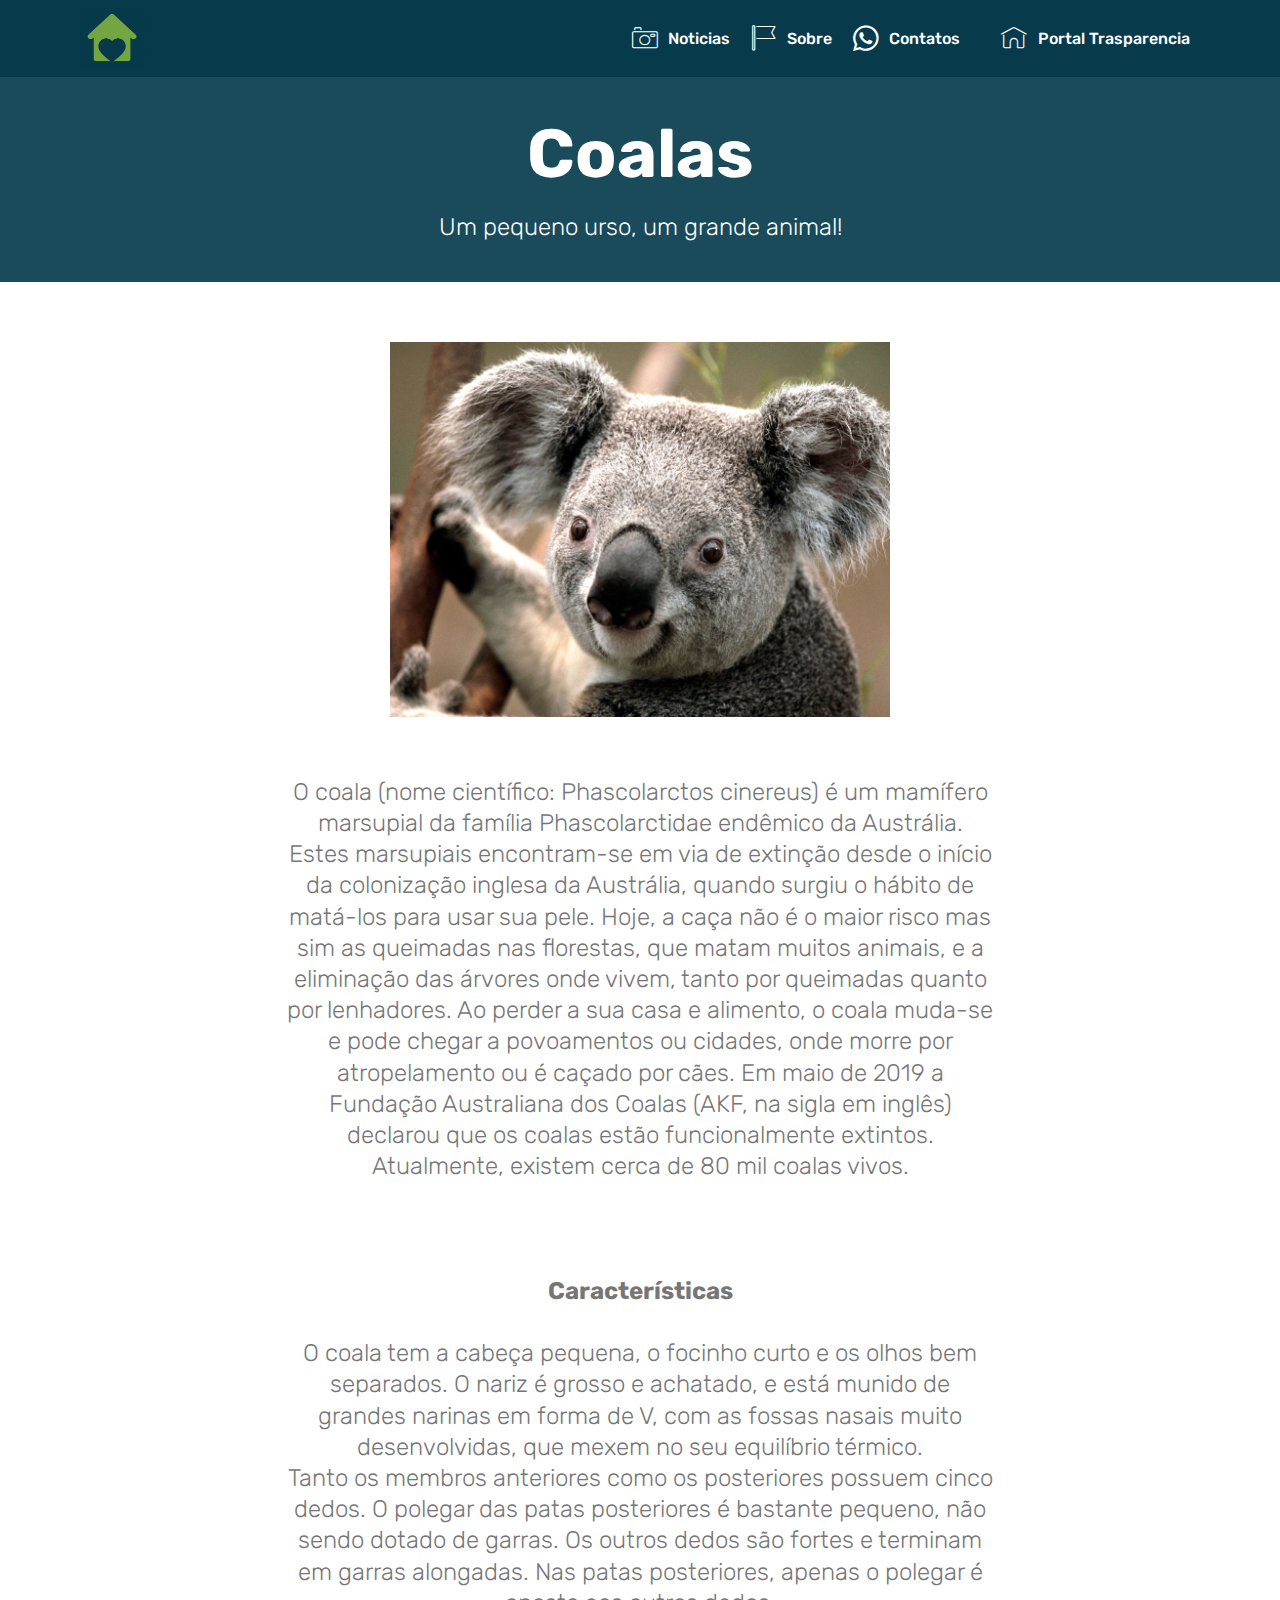
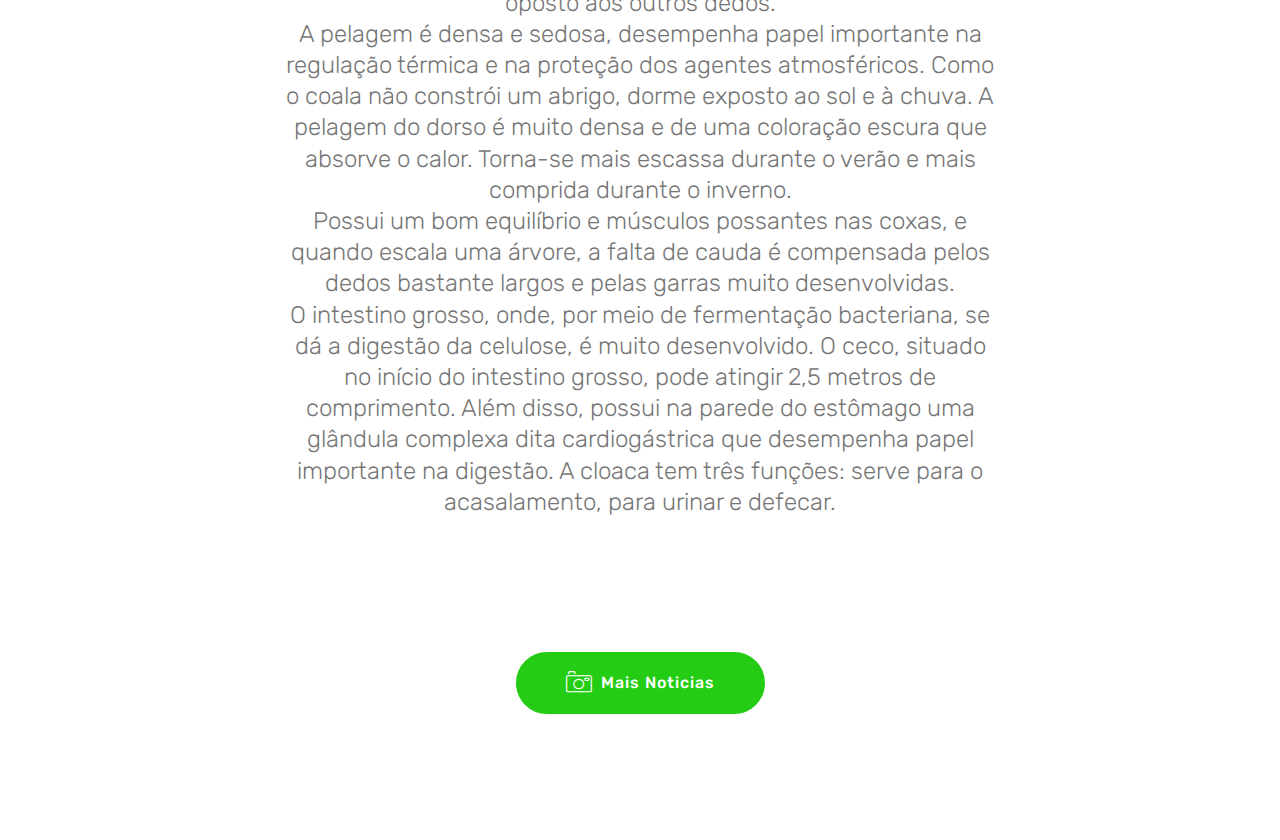
<file: page3.html>
<!DOCTYPE html>
<html  >
<head>
  <!-- Site made with Mobirise Website Builder v4.11.2, https://mobirise.com -->
  <meta charset="UTF-8">
  <meta http-equiv="X-UA-Compatible" content="IE=edge">
  <meta name="generator" content="Mobirise v4.11.2, mobirise.com">
  <meta name="viewport" content="width=device-width, initial-scale=1, minimum-scale=1">
  <link rel="shortcut icon" href="assets/images/icone-casa-130x121.png" type="image/x-icon">
  <meta name="description" content="Website Maker Description">
  
  <title>NoticiasAvulsas</title>
  <link rel="stylesheet" href="assets/web/assets/mobirise-icons/mobirise-icons.css">
  <link rel="stylesheet" href="assets/bootstrap/css/bootstrap.min.css">
  <link rel="stylesheet" href="assets/bootstrap/css/bootstrap-grid.min.css">
  <link rel="stylesheet" href="assets/bootstrap/css/bootstrap-reboot.min.css">
  <link rel="stylesheet" href="assets/tether/tether.min.css">
  <link rel="stylesheet" href="assets/dropdown/css/style.css">
  <link rel="stylesheet" href="assets/socicon/css/styles.css">
  <link rel="stylesheet" href="assets/theme/css/style.css">
  <link rel="preload" as="style" href="assets/mobirise/css/mbr-additional.css"><link rel="stylesheet" href="assets/mobirise/css/mbr-additional.css" type="text/css">
  
  
  
</head>
<body>
  <section class="menu cid-rFxvClv93W" once="menu" id="menu1-s">

    

    <nav class="navbar navbar-expand beta-menu navbar-dropdown align-items-center navbar-fixed-top navbar-toggleable-sm">
        <button class="navbar-toggler navbar-toggler-right" type="button" data-toggle="collapse" data-target="#navbarSupportedContent" aria-controls="navbarSupportedContent" aria-expanded="false" aria-label="Toggle navigation">
            <div class="hamburger">
                <span></span>
                <span></span>
                <span></span>
                <span></span>
            </div>
        </button>
        <div class="menu-logo">
            <div class="navbar-brand">
                <span class="navbar-logo">
                    <a href="index.html">
                         <img src="assets/images/icone-casa-130x121.png" alt="Mobirise" title="" style="height: 3.8rem;">
                    </a>
                </span>
                
            </div>
        </div>
        <div class="collapse navbar-collapse" id="navbarSupportedContent">
            <ul class="navbar-nav nav-dropdown nav-right" data-app-modern-menu="true"><li class="nav-item">
                    <a class="nav-link link text-white display-4" href="page1.html"><span class="mbri-camera mbr-iconfont mbr-iconfont-btn"></span>
                        
                        Noticias</a>
                </li><li class="nav-item"><a class="nav-link link text-white display-4" href="index.html"><span class="mbri-flag mbr-iconfont mbr-iconfont-btn"></span>
                        
                        Sobre</a></li><li class="nav-item"><a class="nav-link link text-white display-4" href="index.html"><span class="socicon socicon-whatsapp mbr-iconfont mbr-iconfont-btn"></span>
                        
                        Contatos</a></li><li class="nav-item">
                    <a class="nav-link link text-white display-4" href="https://mobirise.co">
                        </a>
                </li><li class="nav-item"><a class="nav-link link text-white display-4" href="page2.html">
                        <span class="mbri-home mbr-iconfont mbr-iconfont-btn"></span>
                        Portal Trasparencia</a></li></ul>
            
        </div>
    </nav>
</section>

<section class="engine"><a href="https://mobirise.info/f">easy site builder</a></section><section class="mbr-section content5 cid-rGXhL7cYov" id="content5-u">

    

    

    <div class="container">
        <div class="media-container-row">
            <div class="title col-12 col-md-8">
                <h2 class="align-center mbr-bold mbr-white pb-3 mbr-fonts-style display-1">
                    Coalas</h2>
                <h3 class="mbr-section-subtitle align-center mbr-light mbr-white pb-3 mbr-fonts-style display-5">
                    Um pequeno urso, um grande animal!</h3>
                
                
            </div>
        </div>
    </div>
</section>

<section class="cid-rGXi4kauyt" id="image1-y">

    

    <figure class="mbr-figure container">
        <div class="image-block" style="width: 45%;">
            <img src="assets/images/koala-1024x768.jpg" width="1400" alt="Mobirise" title="">
            
        </div>
    </figure>
</section>

<section class="mbr-section content4 cid-rGXhMh8v18" id="content4-v">

    

    <div class="container">
        <div class="media-container-row">
            <div class="title col-12 col-md-8">
                
                <h3 class="mbr-section-subtitle align-center mbr-light mbr-fonts-style display-5">O coala (nome científico: Phascolarctos cinereus) é um mamífero marsupial da família Phascolarctidae endêmico da Austrália.
<div>
</div><div>Estes marsupiais encontram-se em via de extinção desde o início da colonização inglesa da Austrália, quando surgiu o hábito de matá-los para usar sua pele. Hoje, a caça não é o maior risco mas sim as queimadas nas florestas, que matam muitos animais, e a eliminação das árvores onde vivem, tanto por queimadas quanto por lenhadores. Ao perder a sua casa e alimento, o coala muda-se e pode chegar a povoamentos ou cidades, onde morre por atropelamento ou é caçado por cães. Em maio de 2019 a Fundação Australiana dos Coalas (AKF, na sigla em inglês) declarou que os coalas estão funcionalmente extintos. Atualmente, existem cerca de 80 mil coalas vivos.</div><br><div><br></div><div><br></div><strong>Características</strong><strong><br></strong><br><div>O coala tem a cabeça pequena, o focinho curto e os olhos bem separados. O nariz é grosso e achatado, e está munido de grandes narinas em forma de V, com as fossas nasais muito desenvolvidas, que mexem no seu equilíbrio térmico.
</div><div>
</div><div>Tanto os membros anteriores como os posteriores possuem cinco dedos. O polegar das patas posteriores é bastante pequeno, não sendo dotado de garras. Os outros dedos são fortes e terminam em garras alongadas. Nas patas posteriores, apenas o polegar é oposto aos outros dedos.
</div><div>
</div><div>A pelagem é densa e sedosa, desempenha papel importante na regulação térmica e na proteção dos agentes atmosféricos. Como o coala não constrói um abrigo, dorme exposto ao sol e à chuva. A pelagem do dorso é muito densa e de uma coloração escura que absorve o calor. Torna-se mais escassa durante o verão e mais comprida durante o inverno.
</div><div>
</div><div>Possui um bom equilíbrio e músculos possantes nas coxas, e quando escala uma árvore, a falta de cauda é compensada pelos dedos bastante largos e pelas garras muito desenvolvidas.
</div><div>
</div><div>O intestino grosso, onde, por meio de fermentação bacteriana, se dá a digestão da celulose, é muito desenvolvido. O ceco, situado no início do intestino grosso, pode atingir 2,5 metros de comprimento. Além disso, possui na parede do estômago uma glândula complexa dita cardiogástrica que desempenha papel importante na digestão. A cloaca tem três funções: serve para o acasalamento, para urinar e defecar.</div></h3>
                
            </div>
        </div>
    </div>
</section>

<section class="mbr-section content8 cid-rGXhNHZqEH" id="content8-w">

    

    <div class="container">
        <div class="media-container-row title">
            <div class="col-12 col-md-8">
                <div class="mbr-section-btn align-center"><a class="btn btn-primary display-4" href="page1.html"><span class="mbri-camera mbr-iconfont mbr-iconfont-btn"></span>Mais Noticias</a></div>
            </div>
        </div>
    </div>
</section>


  <script src="assets/web/assets/jquery/jquery.min.js"></script>
  <script src="assets/popper/popper.min.js"></script>
  <script src="assets/bootstrap/js/bootstrap.min.js"></script>
  <script src="assets/tether/tether.min.js"></script>
  <script src="assets/smoothscroll/smooth-scroll.js"></script>
  <script src="assets/dropdown/js/nav-dropdown.js"></script>
  <script src="assets/dropdown/js/navbar-dropdown.js"></script>
  <script src="assets/touchswipe/jquery.touch-swipe.min.js"></script>
  <script src="assets/theme/js/script.js"></script>
  
  
</body>
</html>
</file>
<file: assets/web/assets/mobirise-icons/mobirise-icons.css>
@font-face {
  font-family: 'MobiriseIcons';
  src:  url('mobirise-icons.eot?spat4u');
  src:  url('mobirise-icons.eot?spat4u#iefix') format('embedded-opentype'),
    url('mobirise-icons.ttf?spat4u') format('truetype'),
    url('mobirise-icons.woff?spat4u') format('woff'),
    url('mobirise-icons.svg?spat4u#MobiriseIcons') format('svg');
  font-weight: normal;
  font-style: normal;
  font-display: swap;
}

[class^="mbri-"], [class*=" mbri-"] {
  /* use !important to prevent issues with browser extensions that change fonts */
  font-family: MobiriseIcons !important;
  speak: none;
  font-style: normal;
  font-weight: normal;
  font-variant: normal;
  text-transform: none;
  line-height: 1;

  /* Better Font Rendering =========== */
  -webkit-font-smoothing: antialiased;
  -moz-osx-font-smoothing: grayscale;
}

.mbri-add-submenu:before {
  content: "\e900";
}
.mbri-alert:before {
  content: "\e901";
}
.mbri-align-center:before {
  content: "\e902";
}
.mbri-align-justify:before {
  content: "\e903";
}
.mbri-align-left:before {
  content: "\e904";
}
.mbri-align-right:before {
  content: "\e905";
}
.mbri-android:before {
  content: "\e906";
}
.mbri-apple:before {
  content: "\e907";
}
.mbri-arrow-down:before {
  content: "\e908";
}
.mbri-arrow-next:before {
  content: "\e909";
}
.mbri-arrow-prev:before {
  content: "\e90a";
}
.mbri-arrow-up:before {
  content: "\e90b";
}
.mbri-bold:before {
  content: "\e90c";
}
.mbri-bookmark:before {
  content: "\e90d";
}
.mbri-bootstrap:before {
  content: "\e90e";
}
.mbri-briefcase:before {
  content: "\e90f";
}
.mbri-browse:before {
  content: "\e910";
}
.mbri-bulleted-list:before {
  content: "\e911";
}
.mbri-calendar:before {
  content: "\e912";
}
.mbri-camera:before {
  content: "\e913";
}
.mbri-cart-add:before {
  content: "\e914";
}
.mbri-cart-full:before {
  content: "\e915";
}
.mbri-cash:before {
  content: "\e916";
}
.mbri-change-style:before {
  content: "\e917";
}
.mbri-chat:before {
  content: "\e918";
}
.mbri-clock:before {
  content: "\e919";
}
.mbri-close:before {
  content: "\e91a";
}
.mbri-cloud:before {
  content: "\e91b";
}
.mbri-code:before {
  content: "\e91c";
}
.mbri-contact-form:before {
  content: "\e91d";
}
.mbri-credit-card:before {
  content: "\e91e";
}
.mbri-cursor-click:before {
  content: "\e91f";
}
.mbri-cust-feedback:before {
  content: "\e920";
}
.mbri-database:before {
  content: "\e921";
}
.mbri-delivery:before {
  content: "\e922";
}
.mbri-desktop:before {
  content: "\e923";
}
.mbri-devices:before {
  content: "\e924";
}
.mbri-down:before {
  content: "\e925";
}
.mbri-download:before {
  content: "\e989";
}
.mbri-drag-n-drop:before {
  content: "\e927";
}
.mbri-drag-n-drop2:before {
  content: "\e928";
}
.mbri-edit:before {
  content: "\e929";
}
.mbri-edit2:before {
  content: "\e92a";
}
.mbri-error:before {
  content: "\e92b";
}
.mbri-extension:before {
  content: "\e92c";
}
.mbri-features:before {
  content: "\e92d";
}
.mbri-file:before {
  content: "\e92e";
}
.mbri-flag:before {
  content: "\e92f";
}
.mbri-folder:before {
  content: "\e930";
}
.mbri-gift:before {
  content: "\e931";
}
.mbri-github:before {
  content: "\e932";
}
.mbri-globe:before {
  content: "\e933";
}
.mbri-globe-2:before {
  content: "\e934";
}
.mbri-growing-chart:before {
  content: "\e935";
}
.mbri-hearth:before {
  content: "\e936";
}
.mbri-help:before {
  content: "\e937";
}
.mbri-home:before {
  content: "\e938";
}
.mbri-hot-cup:before {
  content: "\e939";
}
.mbri-idea:before {
  content: "\e93a";
}
.mbri-image-gallery:before {
  content: "\e93b";
}
.mbri-image-slider:before {
  content: "\e93c";
}
.mbri-info:before {
  content: "\e93d";
}
.mbri-italic:before {
  content: "\e93e";
}
.mbri-key:before {
  content: "\e93f";
}
.mbri-laptop:before {
  content: "\e940";
}
.mbri-layers:before {
  content: "\e941";
}
.mbri-left-right:before {
  content: "\e942";
}
.mbri-left:before {
  content: "\e943";
}
.mbri-letter:before {
  content: "\e944";
}
.mbri-like:before {
  content: "\e945";
}
.mbri-link:before {
  content: "\e946";
}
.mbri-lock:before {
  content: "\e947";
}
.mbri-login:before {
  content: "\e948";
}
.mbri-logout:before {
  content: "\e949";
}
.mbri-magic-stick:before {
  content: "\e94a";
}
.mbri-map-pin:before {
  content: "\e94b";
}
.mbri-menu:before {
  content: "\e94c";
}
.mbri-mobile:before {
  content: "\e94d";
}
.mbri-mobile2:before {
  content: "\e94e";
}
.mbri-mobirise:before {
  content: "\e94f";
}
.mbri-more-horizontal:before {
  content: "\e950";
}
.mbri-more-vertical:before {
  content: "\e951";
}
.mbri-music:before {
  content: "\e952";
}
.mbri-new-file:before {
  content: "\e953";
}
.mbri-numbered-list:before {
  content: "\e954";
}
.mbri-opened-folder:before {
  content: "\e955";
}
.mbri-pages:before {
  content: "\e956";
}
.mbri-paper-plane:before {
  content: "\e957";
}
.mbri-paperclip:before {
  content: "\e958";
}
.mbri-photo:before {
  content: "\e959";
}
.mbri-photos:before {
  content: "\e95a";
}
.mbri-pin:before {
  content: "\e95b";
}
.mbri-play:before {
  content: "\e95c";
}
.mbri-plus:before {
  content: "\e95d";
}
.mbri-preview:before {
  content: "\e95e";
}
.mbri-print:before {
  content: "\e95f";
}
.mbri-protect:before {
  content: "\e960";
}
.mbri-question:before {
  content: "\e961";
}
.mbri-quote-left:before {
  content: "\e962";
}
.mbri-quote-right:before {
  content: "\e963";
}
.mbri-refresh:before {
  content: "\e964";
}
.mbri-responsive:before {
  content: "\e965";
}
.mbri-right:before {
  content: "\e966";
}
.mbri-rocket:before {
  content: "\e967";
}
.mbri-sad-face:before {
  content: "\e968";
}
.mbri-sale:before {
  content: "\e969";
}
.mbri-save:before {
  content: "\e96a";
}
.mbri-search:before {
  content: "\e96b";
}
.mbri-setting:before {
  content: "\e96c";
}
.mbri-setting2:before {
  content: "\e96d";
}
.mbri-setting3:before {
  content: "\e96e";
}
.mbri-share:before {
  content: "\e96f";
}
.mbri-shopping-bag:before {
  content: "\e970";
}
.mbri-shopping-basket:before {
  content: "\e971";
}
.mbri-shopping-cart:before {
  content: "\e972";
}
.mbri-sites:before {
  content: "\e973";
}
.mbri-smile-face:before {
  content: "\e974";
}
.mbri-speed:before {
  content: "\e975";
}
.mbri-star:before {
  content: "\e976";
}
.mbri-success:before {
  content: "\e977";
}
.mbri-sun:before {
  content: "\e978";
}
.mbri-sun2:before {
  content: "\e979";
}
.mbri-tablet:before {
  content: "\e97a";
}
.mbri-tablet-vertical:before {
  content: "\e97b";
}
.mbri-target:before {
  content: "\e97c";
}
.mbri-timer:before {
  content: "\e97d";
}
.mbri-to-ftp:before {
  content: "\e97e";
}
.mbri-to-local-drive:before {
  content: "\e97f";
}
.mbri-touch-swipe:before {
  content: "\e980";
}
.mbri-touch:before {
  content: "\e981";
}
.mbri-trash:before {
  content: "\e982";
}
.mbri-underline:before {
  content: "\e983";
}
.mbri-unlink:before {
  content: "\e984";
}
.mbri-unlock:before {
  content: "\e985";
}
.mbri-up-down:before {
  content: "\e986";
}
.mbri-up:before {
  content: "\e987";
}
.mbri-update:before {
  content: "\e988";
}
.mbri-upload:before {
 content: "\e926"; 
}
.mbri-user:before {
  content: "\e98a";
}
.mbri-user2:before {
  content: "\e98b";
}
.mbri-users:before {
  content: "\e98c";
}
.mbri-video:before {
  content: "\e98d";
}
.mbri-video-play:before {
  content: "\e98e";
}
.mbri-watch:before {
  content: "\e98f";
}
.mbri-website-theme:before {
  content: "\e990";
}
.mbri-wifi:before {
  content: "\e991";
}
.mbri-windows:before {
  content: "\e992";
}
.mbri-zoom-out:before {
  content: "\e993";
}
.mbri-redo:before {
  content: "\e994";
}
.mbri-undo:before {
  content: "\e995";
}
</file>
<file: assets/socicon/css/styles.css>
@charset "UTF-8";

@font-face {
  font-family: "socicon";
  src:url("../fonts/socicon.eot");
  src:url("../fonts/socicon.eot?#iefix") format("embedded-opentype"),
    url("../fonts/socicon.woff") format("woff"),
    url("../fonts/socicon.ttf") format("truetype"),
    url("../fonts/socicon.svg#socicon") format("svg");
  font-weight: normal;
  font-style: normal;
  font-display:swap;
}

[data-icon]:before {
  font-family: "socicon" !important;
  content: attr(data-icon);
  font-style: normal !important;
  font-weight: normal !important;
  font-variant: normal !important;
  text-transform: none !important;
  speak: none;
  line-height: 1;
  -webkit-font-smoothing: antialiased;
  -moz-osx-font-smoothing: grayscale;
}

[class^="socicon-"]:before,
[class*=" socicon-"]:before {
  font-family: "socicon" !important;
  font-style: normal !important;
  font-weight: normal !important;
  font-variant: normal !important;
  text-transform: none !important;
  speak: none;
  line-height: 1;
  -webkit-font-smoothing: antialiased;
  -moz-osx-font-smoothing: grayscale;
}

.socicon-modelmayhem:before {
  content: "\e000";
}
.socicon-mixcloud:before {
  content: "\e001";
}
.socicon-drupal:before {
  content: "\e002";
}
.socicon-swarm:before {
  content: "\e003";
}
.socicon-istock:before {
  content: "\e004";
}
.socicon-yammer:before {
  content: "\e005";
}
.socicon-ello:before {
  content: "\e006";
}
.socicon-stackoverflow:before {
  content: "\e007";
}
.socicon-persona:before {
  content: "\e008";
}
.socicon-triplej:before {
  content: "\e009";
}
.socicon-houzz:before {
  content: "\e00a";
}
.socicon-rss:before {
  content: "\e00b";
}
.socicon-paypal:before {
  content: "\e00c";
}
.socicon-odnoklassniki:before {
  content: "\e00d";
}
.socicon-airbnb:before {
  content: "\e00e";
}
.socicon-periscope:before {
  content: "\e00f";
}
.socicon-outlook:before {
  content: "\e010";
}
.socicon-coderwall:before {
  content: "\e011";
}
.socicon-tripadvisor:before {
  content: "\e012";
}
.socicon-appnet:before {
  content: "\e013";
}
.socicon-goodreads:before {
  content: "\e014";
}
.socicon-tripit:before {
  content: "\e015";
}
.socicon-lanyrd:before {
  content: "\e016";
}
.socicon-slideshare:before {
  content: "\e017";
}
.socicon-buffer:before {
  content: "\e018";
}
.socicon-disqus:before {
  content: "\e019";
}
.socicon-vkontakte:before {
  content: "\e01a";
}
.socicon-whatsapp:before {
  content: "\e01b";
}
.socicon-patreon:before {
  content: "\e01c";
}
.socicon-storehouse:before {
  content: "\e01d";
}
.socicon-pocket:before {
  content: "\e01e";
}
.socicon-mail:before {
  content: "\e01f";
}
.socicon-blogger:before {
  content: "\e020";
}
.socicon-technorati:before {
  content: "\e021";
}
.socicon-reddit:before {
  content: "\e022";
}
.socicon-dribbble:before {
  content: "\e023";
}
.socicon-stumbleupon:before {
  content: "\e024";
}
.socicon-digg:before {
  content: "\e025";
}
.socicon-envato:before {
  content: "\e026";
}
.socicon-behance:before {
  content: "\e027";
}
.socicon-delicious:before {
  content: "\e028";
}
.socicon-deviantart:before {
  content: "\e029";
}
.socicon-forrst:before {
  content: "\e02a";
}
.socicon-play:before {
  content: "\e02b";
}
.socicon-zerply:before {
  content: "\e02c";
}
.socicon-wikipedia:before {
  content: "\e02d";
}
.socicon-apple:before {
  content: "\e02e";
}
.socicon-flattr:before {
  content: "\e02f";
}
.socicon-github:before {
  content: "\e030";
}
.socicon-renren:before {
  content: "\e031";
}
.socicon-friendfeed:before {
  content: "\e032";
}
.socicon-newsvine:before {
  content: "\e033";
}
.socicon-identica:before {
  content: "\e034";
}
.socicon-bebo:before {
  content: "\e035";
}
.socicon-zynga:before {
  content: "\e036";
}
.socicon-steam:before {
  content: "\e037";
}
.socicon-xbox:before {
  content: "\e038";
}
.socicon-windows:before {
  content: "\e039";
}
.socicon-qq:before {
  content: "\e03a";
}
.socicon-douban:before {
  content: "\e03b";
}
.socicon-meetup:before {
  content: "\e03c";
}
.socicon-playstation:before {
  content: "\e03d";
}
.socicon-android:before {
  content: "\e03e";
}
.socicon-snapchat:before {
  content: "\e03f";
}
.socicon-twitter:before {
  content: "\e040";
}
.socicon-facebook:before {
  content: "\e041";
}
.socicon-googleplus:before {
  content: "\e042";
}
.socicon-pinterest:before {
  content: "\e043";
}
.socicon-foursquare:before {
  content: "\e044";
}
.socicon-yahoo:before {
  content: "\e045";
}
.socicon-skype:before {
  content: "\e046";
}
.socicon-yelp:before {
  content: "\e047";
}
.socicon-feedburner:before {
  content: "\e048";
}
.socicon-linkedin:before {
  content: "\e049";
}
.socicon-viadeo:before {
  content: "\e04a";
}
.socicon-xing:before {
  content: "\e04b";
}
.socicon-myspace:before {
  content: "\e04c";
}
.socicon-soundcloud:before {
  content: "\e04d";
}
.socicon-spotify:before {
  content: "\e04e";
}
.socicon-grooveshark:before {
  content: "\e04f";
}
.socicon-lastfm:before {
  content: "\e050";
}
.socicon-youtube:before {
  content: "\e051";
}
.socicon-vimeo:before {
  content: "\e052";
}
.socicon-dailymotion:before {
  content: "\e053";
}
.socicon-vine:before {
  content: "\e054";
}
.socicon-flickr:before {
  content: "\e055";
}
.socicon-500px:before {
  content: "\e056";
}
.socicon-wordpress:before {
  content: "\e058";
}
.socicon-tumblr:before {
  content: "\e059";
}
.socicon-twitch:before {
  content: "\e05a";
}
.socicon-8tracks:before {
  content: "\e05b";
}
.socicon-amazon:before {
  content: "\e05c";
}
.socicon-icq:before {
  content: "\e05d";
}
.socicon-smugmug:before {
  content: "\e05e";
}
.socicon-ravelry:before {
  content: "\e05f";
}
.socicon-weibo:before {
  content: "\e060";
}
.socicon-baidu:before {
  content: "\e061";
}
.socicon-angellist:before {
  content: "\e062";
}
.socicon-ebay:before {
  content: "\e063";
}
.socicon-imdb:before {
  content: "\e064";
}
.socicon-stayfriends:before {
  content: "\e065";
}
.socicon-residentadvisor:before {
  content: "\e066";
}
.socicon-google:before {
  content: "\e067";
}
.socicon-yandex:before {
  content: "\e068";
}
.socicon-sharethis:before {
  content: "\e069";
}
.socicon-bandcamp:before {
  content: "\e06a";
}
.socicon-itunes:before {
  content: "\e06b";
}
.socicon-deezer:before {
  content: "\e06c";
}
.socicon-telegram:before {
  content: "\e06e";
}
.socicon-openid:before {
  content: "\e06f";
}
.socicon-amplement:before {
  content: "\e070";
}
.socicon-viber:before {
  content: "\e071";
}
.socicon-zomato:before {
  content: "\e072";
}
.socicon-draugiem:before {
  content: "\e074";
}
.socicon-endomodo:before {
  content: "\e075";
}
.socicon-filmweb:before {
  content: "\e076";
}
.socicon-stackexchange:before {
  content: "\e077";
}
.socicon-wykop:before {
  content: "\e078";
}
.socicon-teamspeak:before {
  content: "\e079";
}
.socicon-teamviewer:before {
  content: "\e07a";
}
.socicon-ventrilo:before {
  content: "\e07b";
}
.socicon-younow:before {
  content: "\e07c";
}
.socicon-raidcall:before {
  content: "\e07d";
}
.socicon-mumble:before {
  content: "\e07e";
}
.socicon-medium:before {
  content: "\e06d";
}
.socicon-bebee:before {
  content: "\e07f";
}
.socicon-hitbox:before {
  content: "\e080";
}
.socicon-reverbnation:before {
  content: "\e081";
}
.socicon-formulr:before {
  content: "\e082";
}
.socicon-instagram:before {
  content: "\e057";
}
.socicon-battlenet:before {
  content: "\e083";
}
.socicon-chrome:before {
  content: "\e084";
}
.socicon-discord:before {
  content: "\e086";
}
.socicon-issuu:before {
  content: "\e087";
}
.socicon-macos:before {
  content: "\e088";
}
.socicon-firefox:before {
  content: "\e089";
}
.socicon-opera:before {
  content: "\e08d";
}
.socicon-keybase:before {
  content: "\e090";
}
.socicon-alliance:before {
  content: "\e091";
}
.socicon-livejournal:before {
  content: "\e092";
}
.socicon-googlephotos:before {
  content: "\e093";
}
.socicon-horde:before {
  content: "\e094";
}
.socicon-etsy:before {
  content: "\e095";
}
.socicon-zapier:before {
  content: "\e096";
}
.socicon-google-scholar:before {
  content: "\e097";
}
.socicon-researchgate:before {
  content: "\e098";
}
.socicon-wechat:before {
  content: "\e099";
}
.socicon-strava:before {
  content: "\e09a";
}
.socicon-line:before {
  content: "\e09b";
}
.socicon-lyft:before {
  content: "\e09c";
}
.socicon-uber:before {
  content: "\e09d";
}
.socicon-songkick:before {
  content: "\e09e";
}
.socicon-viewbug:before {
  content: "\e09f";
}
.socicon-googlegroups:before {
  content: "\e0a0";
}
.socicon-quora:before {
  content: "\e073";
}
.socicon-diablo:before {
  content: "\e085";
}
.socicon-blizzard:before {
  content: "\e0a1";
}
.socicon-hearthstone:before {
  content: "\e08b";
}
.socicon-heroes:before {
  content: "\e08a";
}
.socicon-overwatch:before {
  content: "\e08c";
}
.socicon-warcraft:before {
  content: "\e08e";
}
.socicon-starcraft:before {
  content: "\e08f";
}
.socicon-beam:before {
  content: "\e0a2";
}
.socicon-curse:before {
  content: "\e0a3";
}
.socicon-player:before {
  content: "\e0a4";
}
.socicon-streamjar:before {
  content: "\e0a5";
}
.socicon-nintendo:before {
  content: "\e0a6";
}
.socicon-hellocoton:before {
  content: "\e0a7";
}
</file>
<file: assets/dropdown/css/style.css>
.navbar-dropdown {
  left: 0;
  padding: 0;
  position: absolute;
  right: 0;
  top: 0;
  transition: all 0.45s ease;
  z-index: 1030;
  background: #282828; }
  .navbar-dropdown .navbar-logo {
    margin-right: 0.8rem;
    transition: margin 0.3s ease-in-out;
    vertical-align: middle; }
    .navbar-dropdown .navbar-logo img {
      height: 3.125rem;
      transition: all 0.3s ease-in-out; }
    .navbar-dropdown .navbar-logo.mbr-iconfont {
      font-size: 3.125rem;
      line-height: 3.125rem; }
  .navbar-dropdown .navbar-caption {
    font-weight: 700;
    white-space: normal;
    vertical-align: -4px;
    line-height: 3.125rem !important; }
    .navbar-dropdown .navbar-caption, .navbar-dropdown .navbar-caption:hover {
      color: inherit;
      text-decoration: none; }
  .navbar-dropdown .mbr-iconfont + .navbar-caption {
    vertical-align: -1px; }
  .navbar-dropdown.navbar-fixed-top {
    position: fixed; }
  .navbar-dropdown .navbar-brand span {
    vertical-align: -4px; }
  .navbar-dropdown.bg-color.transparent {
    background: none; }
  .navbar-dropdown.navbar-short .navbar-brand {
    padding: 0.625rem 0; }
    .navbar-dropdown.navbar-short .navbar-brand span {
      vertical-align: -1px; }
  .navbar-dropdown.navbar-short .navbar-caption {
    line-height: 2.375rem !important;
    vertical-align: -2px; }
  .navbar-dropdown.navbar-short .navbar-logo {
    margin-right: 0.5rem; }
    .navbar-dropdown.navbar-short .navbar-logo img {
      height: 2.375rem; }
    .navbar-dropdown.navbar-short .navbar-logo.mbr-iconfont {
      font-size: 2.375rem;
      line-height: 2.375rem; }
  .navbar-dropdown.navbar-short .mbr-table-cell {
    height: 3.625rem; }
  .navbar-dropdown .navbar-close {
    left: 0.6875rem;
    position: fixed;
    top: 0.75rem;
    z-index: 1000; }
  .navbar-dropdown .hamburger-icon {
    content: "";
    display: inline-block;
    vertical-align: middle;
    width: 16px;
    -webkit-box-shadow: 0 -6px 0 1px #282828,0 0 0 1px #282828,0 6px 0 1px #282828;
    -moz-box-shadow: 0 -6px 0 1px #282828,0 0 0 1px #282828,0 6px 0 1px #282828;
    box-shadow: 0 -6px 0 1px #282828,0 0 0 1px #282828,0 6px 0 1px #282828; }

.dropdown-menu .dropdown-toggle[data-toggle="dropdown-submenu"]::after {
  border-bottom: 0.35em solid transparent;
  border-left: 0.35em solid;
  border-right: 0;
  border-top: 0.35em solid transparent;
  margin-left: 0.3rem; }

.dropdown-menu .dropdown-item:focus {
  outline: 0; }

.nav-dropdown {
  font-size: 0.75rem;
  font-weight: 500;
  height: auto !important; }
  .nav-dropdown .nav-btn {
    padding-left: 1rem; }
  .nav-dropdown .link {
    margin: .667em 1.667em;
    font-weight: 500;
    padding: 0;
    transition: color .2s ease-in-out; }
    .nav-dropdown .link.dropdown-toggle {
      margin-right: 2.583em; }
      .nav-dropdown .link.dropdown-toggle::after {
        margin-left: .25rem;
        border-top: 0.35em solid;
        border-right: 0.35em solid transparent;
        border-left: 0.35em solid transparent;
        border-bottom: 0; }
      .nav-dropdown .link.dropdown-toggle[aria-expanded="true"] {
        margin: 0;
        padding: 0.667em 3.263em  0.667em 1.667em; }
  .nav-dropdown .link::after,
  .nav-dropdown .dropdown-item::after {
    color: inherit; }
  .nav-dropdown .btn {
    font-size: 0.75rem;
    font-weight: 700;
    letter-spacing: 0;
    margin-bottom: 0;
    padding-left: 1.25rem;
    padding-right: 1.25rem; }
  .nav-dropdown .dropdown-menu {
    border-radius: 0;
    border: 0;
    left: 0;
    margin: 0;
    padding-bottom: 1.25rem;
    padding-top: 1.25rem;
    position: relative; }
  .nav-dropdown .dropdown-submenu {
    margin-left: 0.125rem;
    top: 0; }
  .nav-dropdown .dropdown-item {
    font-weight: 500;
    line-height: 2;
    padding: 0.3846em 4.615em 0.3846em 1.5385em;
    position: relative;
    transition: color .2s ease-in-out, background-color .2s ease-in-out; }
    .nav-dropdown .dropdown-item::after {
      margin-top: -0.3077em;
      position: absolute;
      right: 1.1538em;
      top: 50%; }
    .nav-dropdown .dropdown-item:focus, .nav-dropdown .dropdown-item:hover {
      background: none; }

@media (max-width: 767px) {
  .nav-dropdown.navbar-toggleable-sm {
    bottom: 0;
    display: none;
    left: 0;
    overflow-x: hidden;
    position: fixed;
    top: 0;
    transform: translateX(-100%);
    -ms-transform: translateX(-100%);
    -webkit-transform: translateX(-100%);
    width: 18.75rem;
    z-index: 999; } }
.nav-dropdown.navbar-toggleable-xl {
  bottom: 0;
  display: none;
  left: 0;
  overflow-x: hidden;
  position: fixed;
  top: 0;
  transform: translateX(-100%);
  -ms-transform: translateX(-100%);
  -webkit-transform: translateX(-100%);
  width: 18.75rem;
  z-index: 999; }

.nav-dropdown-sm {
  display: block !important;
  overflow-x: hidden;
  overflow: auto;
  padding-top: 3.875rem; }
  .nav-dropdown-sm::after {
    content: "";
    display: block;
    height: 3rem;
    width: 100%; }
  .nav-dropdown-sm.collapse.in ~ .navbar-close {
    display: block !important; }
  .nav-dropdown-sm.collapsing, .nav-dropdown-sm.collapse.in {
    transform: translateX(0);
    -ms-transform: translateX(0);
    -webkit-transform: translateX(0);
    transition: all 0.25s ease-out;
    -webkit-transition: all 0.25s ease-out;
    background: #282828; }
  .nav-dropdown-sm.collapsing[aria-expanded="false"] {
    transform: translateX(-100%);
    -ms-transform: translateX(-100%);
    -webkit-transform: translateX(-100%); }
  .nav-dropdown-sm .nav-item {
    display: block;
    margin-left: 0 !important;
    padding-left: 0; }
  .nav-dropdown-sm .link,
  .nav-dropdown-sm .dropdown-item {
    border-top: 1px dotted rgba(255, 255, 255, 0.1);
    font-size: 0.8125rem;
    line-height: 1.6;
    margin: 0 !important;
    padding: 0.875rem 2.4rem 0.875rem 1.5625rem !important;
    position: relative;
    white-space: normal; }
    .nav-dropdown-sm .link:focus, .nav-dropdown-sm .link:hover,
    .nav-dropdown-sm .dropdown-item:focus,
    .nav-dropdown-sm .dropdown-item:hover {
      background: rgba(0, 0, 0, 0.2) !important;
      color: #c0a375; }
  .nav-dropdown-sm .nav-btn {
    position: relative;
    padding: 1.5625rem 1.5625rem 0 1.5625rem; }
    .nav-dropdown-sm .nav-btn::before {
      border-top: 1px dotted rgba(255, 255, 255, 0.1);
      content: "";
      left: 0;
      position: absolute;
      top: 0;
      width: 100%; }
    .nav-dropdown-sm .nav-btn + .nav-btn {
      padding-top: 0.625rem; }
      .nav-dropdown-sm .nav-btn + .nav-btn::before {
        display: none; }
  .nav-dropdown-sm .btn {
    padding: 0.625rem 0; }
  .nav-dropdown-sm .dropdown-toggle[data-toggle="dropdown-submenu"]::after {
    margin-left: .25rem;
    border-top: 0.35em solid;
    border-right: 0.35em solid transparent;
    border-left: 0.35em solid transparent;
    border-bottom: 0; }
  .nav-dropdown-sm .dropdown-toggle[data-toggle="dropdown-submenu"][aria-expanded="true"]::after {
    border-top: 0;
    border-right: 0.35em solid transparent;
    border-left: 0.35em solid transparent;
    border-bottom: 0.35em solid; }
  .nav-dropdown-sm .dropdown-menu {
    margin: 0;
    padding: 0;
    position: relative;
    top: 0;
    left: 0;
    width: 100%;
    border: 0;
    float: none;
    border-radius: 0;
    background: none; }
  .nav-dropdown-sm .dropdown-submenu {
    left: 100%;
    margin-left: 0.125rem;
    margin-top: -1.25rem;
    top: 0; }

.navbar-toggleable-sm .nav-dropdown .dropdown-menu {
  position: absolute; }

.navbar-toggleable-sm .nav-dropdown .dropdown-submenu {
  left: 100%;
  margin-left: 0.125rem;
  margin-top: -1.25rem;
  top: 0; }

.navbar-toggleable-sm.opened .nav-dropdown .dropdown-menu {
  position: relative; }

.navbar-toggleable-sm.opened .nav-dropdown .dropdown-submenu {
  left: 0;
  margin-left: 00rem;
  margin-top: 0rem;
  top: 0; }

.is-builder .nav-dropdown.collapsing {
  transition: none !important; }

/*# sourceMappingURL=style.css.map */
</file>
<file: assets/theme/css/style.css>
/*!
 * Mobirise v4 theme (https://mobirise.com/)
 * Copyright 2017 Mobirise
 */
section {
  background-color: #eeeeee; }

body {
  font-style: normal;
  line-height: 1.5; }

section,
.container,
.container-fluid {
  position: relative;
  word-wrap: break-word; }

a.mbr-iconfont:hover {
  text-decoration: none; }

.article .lead p,
.article .lead ul,
.article .lead ol,
.article .lead pre,
.article .lead blockquote {
  margin-bottom: 0; }

ul,
ol,
pre,
blockquote {
  margin-bottom: 2.3125rem; }

pre {
  background: #f4f4f4;
  padding: 10px 24px;
  white-space: pre-wrap; }

.inactive {
  -webkit-user-select: none;
  -moz-user-select: none;
  -ms-user-select: none;
  user-select: none;
  pointer-events: none;
  -webkit-user-drag: none;
  user-drag: none; }

.mbr-section__comments .row {
  justify-content: center;
  -webkit-justify-content: center; }

a {
  font-style: normal;
  font-weight: 400;
  cursor: pointer; }
  a, a:hover {
    text-decoration: none; }

figure {
  margin-bottom: 0; }

body {
  color: #232323; }

h1,
h2,
h3,
h4,
h5,
h6,
.h1,
.h2,
.h3,
.h4,
.h5,
.h6,
.display-1,
.display-2,
.display-3,
.display-4 {
  line-height: 1;
  word-break: break-word;
  word-wrap: break-word; }

.mbr-section-title {
  font-style: normal;
  line-height: 1.2; }

.mbr-section-subtitle {
  line-height: 1.3; }

.mbr-text {
  font-style: normal;
  line-height: 1.6; }

b,
strong {
  font-weight: bold; }

blockquote {
  padding: 10px 0 10px 20px;
  position: relative;
  border-left: 2px solid;
  border-color: #ff3366; }

input:-webkit-autofill, input:-webkit-autofill:hover, input:-webkit-autofill:focus, input:-webkit-autofill:active {
  transition-delay: 9999s;
  transition-property: background-color, color; }

textarea[type='hidden'] {
  display: none; }

body {
  position: relative; }

section {
  background-position: 50% 50%;
  background-repeat: no-repeat;
  background-size: cover; }
  section .mbr-background-video,
  section .mbr-background-video-preview {
    position: absolute;
    bottom: 0;
    left: 0;
    right: 0;
    top: 0; }

.hidden {
  visibility: hidden; }

.mbr-z-index20 {
  z-index: 20; }

/*! Base colors */
.mbr-white {
  color: #ffffff; }

.mbr-black {
  color: #000000; }

.mbr-bg-white {
  background-color: #ffffff; }

.mbr-bg-black {
  background-color: #000000; }

/*! Text-aligns */
.align-left {
  text-align: left; }

.align-center {
  text-align: center; }

.align-right {
  text-align: right; }

@media (max-width: 767px) {
  .align-left,
  .align-center,
  .align-right,
  .mbr-section-btn,
  .mbr-section-title {
    text-align: center; } }
/*! Font-weight  */
.mbr-light {
  font-weight: 300; }

.mbr-regular {
  font-weight: 400; }

.mbr-semibold {
  font-weight: 500; }

.mbr-bold {
  font-weight: 700; }

/*! Media  */
.media-size-item {
  -webkit-flex: 1 1 auto;
  -moz-flex: 1 1 auto;
  -ms-flex: 1 1 auto;
  -o-flex: 1 1 auto;
  flex: 1 1 auto; }

.media-content {
  -webkit-flex-basis: 100%;
  flex-basis: 100%; }

.media-container-row {
  display: -ms-flexbox;
  display: -webkit-flex;
  display: flex;
  -webkit-flex-direction: row;
  -ms-flex-direction: row;
  flex-direction: row;
  -webkit-flex-wrap: wrap;
  -ms-flex-wrap: wrap;
  flex-wrap: wrap;
  -webkit-justify-content: center;
  -ms-flex-pack: center;
  justify-content: center;
  -webkit-align-content: center;
  -ms-flex-line-pack: center;
  align-content: center;
  -webkit-align-items: start;
  -ms-flex-align: start;
  align-items: start; }
  .media-container-row .media-size-item {
    width: 400px; }

.media-container-column {
  display: -ms-flexbox;
  display: -webkit-flex;
  display: flex;
  -webkit-flex-direction: column;
  -ms-flex-direction: column;
  flex-direction: column;
  -webkit-flex-wrap: wrap;
  -ms-flex-wrap: wrap;
  flex-wrap: wrap;
  -webkit-justify-content: center;
  -ms-flex-pack: center;
  justify-content: center;
  -webkit-align-content: center;
  -ms-flex-line-pack: center;
  align-content: center;
  -webkit-align-items: stretch;
  -ms-flex-align: stretch;
  align-items: stretch; }
  .media-container-column > * {
    width: 100%; }

@media (min-width: 992px) {
  .media-container-row {
    -webkit-flex-wrap: nowrap;
    -ms-flex-wrap: nowrap;
    flex-wrap: nowrap; } }
figure {
  overflow: hidden; }

figure[mbr-media-size] {
  transition: width 0.1s; }

.mbr-figure img,
.mbr-figure iframe {
  display: block;
  width: 100%; }

.card {
  background-color: transparent;
  border: none; }

.card-box {
  width: 100%; }

.card-img {
  text-align: center;
  flex-shrink: 0;
  -webkit-flex-shrink: 0; }

.media {
  max-width: 100%;
  margin: 0 auto; }

.mbr-figure {
  -ms-flex-item-align: center;
  -ms-grid-row-align: center;
  -webkit-align-self: center;
  align-self: center; }

.media-container > div {
  max-width: 100%; }

.mbr-figure img,
.card-img img {
  width: 100%; }

@media (max-width: 991px) {
  .media-size-item {
    width: auto !important; }

  .media {
    width: auto; }

  .mbr-figure {
    width: 100% !important; } }
/*! Buttons */
.btn {
  font-weight: 500;
  border-width: 2px;
  font-style: normal;
  letter-spacing: 1px;
  margin: .4rem .8rem;
  white-space: normal;
  -webkit-transition: all .3s ease-in-out;
  -moz-transition: all .3s ease-in-out;
  transition: all .3s ease-in-out;
  display: inline-flex;
  align-items: center;
  justify-content: center;
  word-break: break-word;
  -webkit-align-items: center;
  -webkit-justify-content: center;
  display: -webkit-inline-flex; }

.btn-sm {
  font-weight: 500;
  letter-spacing: 1px;
  -webkit-transition: all .3s ease-in-out;
  -moz-transition: all .3s ease-in-out;
  transition: all .3s ease-in-out; }

.btn-md {
  font-weight: 500;
  letter-spacing: 1px;
  margin: .4rem .8rem !important;
  -webkit-transition: all .3s ease-in-out;
  -moz-transition: all .3s ease-in-out;
  transition: all .3s ease-in-out; }

.btn-lg {
  font-weight: 500;
  letter-spacing: 1px;
  margin: .4rem .8rem !important;
  -webkit-transition: all .3s ease-in-out;
  -moz-transition: all .3s ease-in-out;
  transition: all .3s ease-in-out; }

.mbr-section-btn {
  margin-left: -0.25rem;
  margin-right: -0.25rem;
  font-size: 0; }

nav .mbr-section-btn {
  margin-left: 0rem;
  margin-right: 0rem; }

.btn-form {
  border-radius: 0; }
  .btn-form:hover {
    cursor: pointer; }

/*! Btn icon margin */
.btn .mbr-iconfont,
.btn.btn-sm .mbr-iconfont {
  cursor: pointer;
  margin-right: 0.5rem; }

.btn.btn-md .mbr-iconfont,
.btn.btn-md .mbr-iconfont {
  margin-right: 0.8rem; }

.mbr-regular {
  font-weight: 400; }

.mbr-semibold {
  font-weight: 500; }

.mbr-bold {
  font-weight: 700; }

[type='submit'] {
  -webkit-appearance: none; }

/*! Full-screen */
.mbr-fullscreen .mbr-overlay {
  min-height: 100vh; }

.mbr-fullscreen {
  display: flex;
  display: -webkit-flex;
  display: -moz-flex;
  display: -ms-flex;
  display: -o-flex;
  align-items: center;
  -webkit-align-items: center;
  min-height: 100vh;
  padding-top: 3rem;
  padding-bottom: 3rem; }

/*! Map */
.map {
  height: 25rem;
  position: relative; }
  .map iframe {
    width: 100%;
    height: 100%; }

.mbr-overlay {
  background-color: #000;
  bottom: 0;
  left: 0;
  opacity: .5;
  position: absolute;
  right: 0;
  top: 0;
  z-index: 0;
  pointer-events: none; }

/* Form */
blockquote {
  font-style: italic;
  padding: 10px 0 10px 20px;
  font-size: 1.09rem;
  position: relative;
  border-width: 3px; }

.form-control {
  background-color: #f5f5f5;
  box-shadow: none;
  color: #565656;
  line-height: 1.43;
  min-height: 3.5em;
  padding: 1.07em .5em; }
  .form-control, .form-control:focus {
    border: 1px solid #e8e8e8; }
  .form-active .form-control:invalid {
    border-color: red; }

.form-control-label {
  position: relative;
  cursor: pointer;
  margin-bottom: .357em;
  padding: 0; }

.alert {
  color: #ffffff;
  border-radius: 0;
  border: 0;
  font-size: .875rem;
  line-height: 1.5;
  margin-bottom: 1.875rem;
  padding: 1.25rem;
  position: relative; }
  .alert.alert-form::after {
    background-color: inherit;
    bottom: -7px;
    content: "";
    display: block;
    height: 14px;
    left: 50%;
    margin-left: -7px;
    position: absolute;
    transform: rotate(45deg);
    width: 14px;
    -webkit-transform: rotate(45deg); }

.form-asterisk {
  font-family: initial;
  position: absolute;
  top: -2px;
  font-weight: normal; }

/*! Scroll to top arrow */
#scrollToTop a i:before {
  content: '';
  position: absolute;
  height: 40%;
  top: 25%;
  background: #fff;
  width: 2px;
  left: calc(50% - 1px); }
#scrollToTop a i:after {
  content: '';
  position: absolute;
  display: block;
  border-top: 2px solid #fff;
  border-right: 2px solid #fff;
  width: 40%;
  height: 40%;
  left: 30%;
  bottom: 30%;
  transform: rotate(135deg);
  -webkit-transform: rotate(135deg); }

.mbr-arrow-up {
  bottom: 25px;
  right: 90px;
  position: fixed;
  text-align: right;
  z-index: 5000;
  color: #ffffff;
  font-size: 32px;
  transform: rotate(180deg);
  -webkit-transform: rotate(180deg); }

.mbr-arrow-up a {
  background: rgba(0, 0, 0, 0.2);
  border-radius: 3px;
  color: #fff;
  display: inline-block;
  height: 60px;
  width: 60px;
  outline-style: none !important;
  position: relative;
  text-decoration: none;
  transition: all 0.3s ease-in-out;
  cursor: pointer;
  text-align: center; }
  .mbr-arrow-up a:hover {
    background-color: rgba(0, 0, 0, 0.4); }
  .mbr-arrow-up a i {
    line-height: 60px; }

.mbr-arrow-up-icon {
  display: block;
  color: #fff; }

.mbr-arrow-up-icon::before {
  content: '\203a';
  display: inline-block;
  font-family: serif;
  font-size: 32px;
  line-height: 1;
  font-style: normal;
  position: relative;
  top: 6px;
  left: -4px;
  -webkit-transform: rotate(-90deg);
  transform: rotate(-90deg); }

/*! Arrow Down */
.mbr-arrow {
  position: absolute;
  bottom: 45px;
  left: 50%;
  width: 60px;
  height: 60px;
  cursor: pointer;
  background-color: rgba(80, 80, 80, 0.5);
  border-radius: 50%;
  -webkit-transform: translateX(-50%);
  transform: translateX(-50%); }
  .mbr-arrow > a {
    display: inline-block;
    text-decoration: none;
    outline-style: none;
    -webkit-animation: arrowdown 1.7s ease-in-out infinite;
    animation: arrowdown 1.7s ease-in-out infinite; }
    .mbr-arrow > a > i {
      position: absolute;
      top: -2px;
      left: 15px;
      font-size: 2rem; }

@keyframes arrowdown {
  0% {
    transform: translateY(0px);
    -webkit-transform: translateY(0px); }
  50% {
    transform: translateY(-5px);
    -webkit-transform: translateY(-5px); }
  100% {
    transform: translateY(0px);
    -webkit-transform: translateY(0px); } }
@-webkit-keyframes arrowdown {
  0% {
    transform: translateY(0px);
    -webkit-transform: translateY(0px); }
  50% {
    transform: translateY(-5px);
    -webkit-transform: translateY(-5px); }
  100% {
    transform: translateY(0px);
    -webkit-transform: translateY(0px); } }
@media (max-width: 500px) {
  .mbr-arrow-up {
    left: 50%;
    right: auto;
    transform: translateX(-50%) rotate(180deg);
    -webkit-transform: translateX(-50%) rotate(180deg); } }
/*Gradients animation*/
@keyframes gradient-animation {
  from {
    background-position: 0% 100%;
    animation-timing-function: ease-in-out; }
  to {
    background-position: 100% 0%;
    animation-timing-function: ease-in-out; } }
@-webkit-keyframes gradient-animation {
  from {
    background-position: 0% 100%;
    animation-timing-function: ease-in-out; }
  to {
    background-position: 100% 0%;
    animation-timing-function: ease-in-out; } }
.bg-gradient {
  background-size: 200% 200%;
  animation: gradient-animation 5s infinite alternate;
  -webkit-animation: gradient-animation 5s infinite alternate; }

.menu .navbar-brand {
  display: -webkit-flex; }
  .menu .navbar-brand span {
    display: flex;
    display: -webkit-flex; }
  .menu .navbar-brand .navbar-caption-wrap {
    display: -webkit-flex; }
  .menu .navbar-brand .navbar-logo img {
    display: -webkit-flex; }
@media (min-width: 768px) and (max-width: 1023px) {
  .menu .navbar-toggleable-sm .navbar-nav {
    display: -webkit-box;
    display: -webkit-flex;
    display: -ms-flexbox; } }
@media (max-width: 1023px) {
  .menu .navbar-collapse {
    max-height: 93.5vh; }
    .menu .navbar-collapse.show {
      overflow: auto; } }
@media (min-width: 1024px) {
  .menu .navbar-nav.nav-dropdown {
    display: -webkit-flex; }
  .menu .navbar-toggleable-sm .navbar-collapse {
    display: -webkit-flex !important; }
  .menu .collapsed .navbar-collapse {
    max-height: 93.5vh; }
    .menu .collapsed .navbar-collapse.show {
      overflow: auto; } }
@media (max-width: 767px) {
  .menu .navbar-collapse {
    max-height: 80vh; } }

/* Others*/
.note-check a[data-value=Rubik] {
  font-style: normal; }

.mbr-arrow a {
  color: #ffffff; }

@media (max-width: 767px) {
  .mbr-arrow {
    display: none; } }
.navbar {
  display: -webkit-flex;
  -webkit-flex-wrap: wrap;
  -webkit-align-items: center;
  -webkit-justify-content: space-between; }

.navbar-collapse {
  -webkit-flex-basis: 100%;
  -webkit-flex-grow: 1;
  -webkit-align-items: center; }

.nav-dropdown .link {
  padding: 0.667em 1.667em !important;
  margin: 0 !important; }

.nav {
  display: -webkit-flex;
  -webkit-flex-wrap: wrap; }

.row {
  display: -webkit-flex;
  -webkit-flex-wrap: wrap; }

.justify-content-center {
  -webkit-justify-content: center; }

.form-inline {
  display: -webkit-flex;
  -webkit-flex-flow: row wrap;
  -webkit-align-items: center; }

.card-wrapper {
  -webkit-flex: 1; }

.carousel-control {
  z-index: 10;
  display: -webkit-flex;
  -webkit-align-items: center;
  -webkit-justify-content: center; }

.carousel-controls {
  display: -webkit-flex; }

.media {
  display: -webkit-flex; }

.form-group:focus {
  outline: none; }

.jq-selectbox__select {
  padding: 1.07em 0.5em;
  position: absolute;
  top: 0;
  left: 0;
  width: 100%; }

.jq-selectbox__dropdown {
  position: absolute;
  top: 100% !important;
  left: 0 !important;
  width: 100% !important; }

.jq-selectbox__trigger-arrow {
  transform: translateY(-50%); }

.jq-selectbox li {
  padding: 1.07em 0.5em; }

input[type='range'] {
  padding-left: 0 !important;
  padding-right: 0 !important; }

.modal-dialog,
.modal-content {
  height: 100%; }

.modal-dialog .carousel-inner {
  height: calc(100vh - 1.75rem); }
  @media (max-width: 575px) {
    .modal-dialog .carousel-inner {
      height: calc(100vh - 1rem); } }

.carousel-item {
  text-align: center; }

.carousel-item img {
  margin: auto; }

.navbar-toggler {
  -webkit-align-self: flex-start;
  -ms-flex-item-align: start;
  align-self: flex-start;
  padding: 0.25rem 0.75rem;
  font-size: 1.25rem;
  line-height: 1;
  background: transparent;
  border: 1px solid transparent;
  -webkit-border-radius: 0.25rem;
  border-radius: 0.25rem; }

.navbar-toggler:focus,
.navbar-toggler:hover {
  text-decoration: none; }

.navbar-toggler-icon {
  display: inline-block;
  width: 1.5em;
  height: 1.5em;
  vertical-align: middle;
  content: '';
  background: no-repeat center center;
  -webkit-background-size: 100% 100%;
  -o-background-size: 100% 100%;
  background-size: 100% 100%; }

.navbar-toggler-left {
  position: absolute;
  left: 1rem; }

.navbar-toggler-right {
  position: absolute;
  right: 1rem; }

@media (max-width: 575px) {
  .navbar-toggleable .navbar-nav .dropdown-menu {
    position: static;
    float: none; }

  .navbar-toggleable > .container {
    padding-right: 0;
    padding-left: 0; } }
@media (min-width: 576px) {
  .navbar-toggleable {
    -webkit-box-orient: horizontal;
    -webkit-box-direction: normal;
    -webkit-flex-direction: row;
    -ms-flex-direction: row;
    flex-direction: row;
    -webkit-flex-wrap: nowrap;
    -ms-flex-wrap: nowrap;
    flex-wrap: nowrap;
    -webkit-box-align: center;
    -webkit-align-items: center;
    -ms-flex-align: center;
    align-items: center; }

  .navbar-toggleable .navbar-nav {
    -webkit-box-orient: horizontal;
    -webkit-box-direction: normal;
    -webkit-flex-direction: row;
    -ms-flex-direction: row;
    flex-direction: row; }

  .navbar-toggleable .navbar-nav .nav-link {
    padding-right: 0.5rem;
    padding-left: 0.5rem; }

  .navbar-toggleable > .container {
    display: -webkit-box;
    display: -webkit-flex;
    display: -ms-flexbox;
    display: flex;
    -webkit-flex-wrap: nowrap;
    -ms-flex-wrap: nowrap;
    flex-wrap: nowrap;
    -webkit-box-align: center;
    -webkit-align-items: center;
    -ms-flex-align: center;
    align-items: center; }

  .navbar-toggleable .navbar-collapse {
    display: -webkit-box !important;
    display: -webkit-flex !important;
    display: -ms-flexbox !important;
    display: flex !important;
    width: 100%; }

  .navbar-toggleable .navbar-toggler {
    display: none; } }
@media (max-width: 767px) {
  .navbar-toggleable-sm .navbar-nav .dropdown-menu {
    position: static;
    float: none; }

  .navbar-toggleable-sm > .container {
    padding-right: 0;
    padding-left: 0; } }
@media (min-width: 768px) {
  .navbar-toggleable-sm {
    -webkit-box-orient: horizontal;
    -webkit-box-direction: normal;
    -webkit-flex-direction: row;
    -ms-flex-direction: row;
    flex-direction: row;
    -webkit-flex-wrap: nowrap;
    -ms-flex-wrap: nowrap;
    flex-wrap: nowrap;
    -webkit-box-align: center;
    -webkit-align-items: center;
    -ms-flex-align: center;
    align-items: center; }

  .navbar-toggleable-sm .navbar-nav {
    -webkit-box-orient: horizontal;
    -webkit-box-direction: normal;
    -webkit-flex-direction: row;
    -ms-flex-direction: row;
    flex-direction: row; }

  .navbar-toggleable-sm .navbar-nav .nav-link {
    padding-right: 0.5rem;
    padding-left: 0.5rem; }

  .navbar-toggleable-sm > .container {
    display: -webkit-box;
    display: -webkit-flex;
    display: -ms-flexbox;
    display: flex;
    -webkit-flex-wrap: nowrap;
    -ms-flex-wrap: nowrap;
    flex-wrap: nowrap;
    -webkit-box-align: center;
    -webkit-align-items: center;
    -ms-flex-align: center;
    align-items: center; }

  .navbar-toggleable-sm .navbar-collapse {
    display: none;
    width: 100%; }

  .navbar-toggleable-sm .navbar-toggler {
    display: none; } }
@media (max-width: 1023px) {
  .navbar-toggleable-md .navbar-nav .dropdown-menu {
    position: static;
    float: none; }

  .navbar-toggleable-md > .container {
    padding-right: 0;
    padding-left: 0; } }
@media (min-width: 1024px) {
  .navbar-toggleable-md {
    -webkit-box-orient: horizontal;
    -webkit-box-direction: normal;
    -webkit-flex-direction: row;
    -ms-flex-direction: row;
    flex-direction: row;
    -webkit-flex-wrap: nowrap;
    -ms-flex-wrap: nowrap;
    flex-wrap: nowrap;
    -webkit-box-align: center;
    -webkit-align-items: center;
    -ms-flex-align: center;
    align-items: center; }

  .navbar-toggleable-md .navbar-nav {
    -webkit-box-orient: horizontal;
    -webkit-box-direction: normal;
    -webkit-flex-direction: row;
    -ms-flex-direction: row;
    flex-direction: row; }

  .navbar-toggleable-md .navbar-nav .nav-link {
    padding-right: 0.5rem;
    padding-left: 0.5rem; }

  .navbar-toggleable-md > .container {
    display: -webkit-box;
    display: -webkit-flex;
    display: -ms-flexbox;
    display: flex;
    -webkit-flex-wrap: nowrap;
    -ms-flex-wrap: nowrap;
    flex-wrap: nowrap;
    -webkit-box-align: center;
    -webkit-align-items: center;
    -ms-flex-align: center;
    align-items: center; }

  .navbar-toggleable-md .navbar-collapse {
    display: -webkit-box !important;
    display: -webkit-flex !important;
    display: -ms-flexbox !important;
    display: flex !important;
    width: 100%; }

  .navbar-toggleable-md .navbar-toggler {
    display: none; } }
@media (max-width: 1199px) {
  .navbar-toggleable-lg .navbar-nav .dropdown-menu {
    position: static;
    float: none; }

  .navbar-toggleable-lg > .container {
    padding-right: 0;
    padding-left: 0; } }
@media (min-width: 1200px) {
  .navbar-toggleable-lg {
    -webkit-box-orient: horizontal;
    -webkit-box-direction: normal;
    -webkit-flex-direction: row;
    -ms-flex-direction: row;
    flex-direction: row;
    -webkit-flex-wrap: nowrap;
    -ms-flex-wrap: nowrap;
    flex-wrap: nowrap;
    -webkit-box-align: center;
    -webkit-align-items: center;
    -ms-flex-align: center;
    align-items: center; }

  .navbar-toggleable-lg .navbar-nav {
    -webkit-box-orient: horizontal;
    -webkit-box-direction: normal;
    -webkit-flex-direction: row;
    -ms-flex-direction: row;
    flex-direction: row; }

  .navbar-toggleable-lg .navbar-nav .nav-link {
    padding-right: 0.5rem;
    padding-left: 0.5rem; }

  .navbar-toggleable-lg > .container {
    display: -webkit-box;
    display: -webkit-flex;
    display: -ms-flexbox;
    display: flex;
    -webkit-flex-wrap: nowrap;
    -ms-flex-wrap: nowrap;
    flex-wrap: nowrap;
    -webkit-box-align: center;
    -webkit-align-items: center;
    -ms-flex-align: center;
    align-items: center; }

  .navbar-toggleable-lg .navbar-collapse {
    display: -webkit-box !important;
    display: -webkit-flex !important;
    display: -ms-flexbox !important;
    display: flex !important;
    width: 100%; }

  .navbar-toggleable-lg .navbar-toggler {
    display: none; } }
.navbar-toggleable-xl {
  -webkit-box-orient: horizontal;
  -webkit-box-direction: normal;
  -webkit-flex-direction: row;
  -ms-flex-direction: row;
  flex-direction: row;
  -webkit-flex-wrap: nowrap;
  -ms-flex-wrap: nowrap;
  flex-wrap: nowrap;
  -webkit-box-align: center;
  -webkit-align-items: center;
  -ms-flex-align: center;
  align-items: center; }

.navbar-toggleable-xl .navbar-nav .dropdown-menu {
  position: static;
  float: none; }

.navbar-toggleable-xl > .container {
  padding-right: 0;
  padding-left: 0; }

.navbar-toggleable-xl .navbar-nav {
  -webkit-box-orient: horizontal;
  -webkit-box-direction: normal;
  -webkit-flex-direction: row;
  -ms-flex-direction: row;
  flex-direction: row; }

.navbar-toggleable-xl .navbar-nav .nav-link {
  padding-right: 0.5rem;
  padding-left: 0.5rem; }

.navbar-toggleable-xl > .container {
  display: -webkit-box;
  display: -webkit-flex;
  display: -ms-flexbox;
  display: flex;
  -webkit-flex-wrap: nowrap;
  -ms-flex-wrap: nowrap;
  flex-wrap: nowrap;
  -webkit-box-align: center;
  -webkit-align-items: center;
  -ms-flex-align: center;
  align-items: center; }

.navbar-toggleable-xl .navbar-collapse {
  display: -webkit-box !important;
  display: -webkit-flex !important;
  display: -ms-flexbox !important;
  display: flex !important;
  width: 100%; }

.navbar-toggleable-xl .navbar-toggler {
  display: none; }

.card-img {
  width: auto; }

.menu .navbar.collapsed:not(.beta-menu) {
  flex-direction: column;
  -webkit-flex-direction: column; }

.carousel-item.active,
.carousel-item-next,
.carousel-item-prev {
  display: -webkit-box;
  display: -webkit-flex;
  display: -ms-flexbox;
  display: flex; }

.note-air-layout .dropup .dropdown-menu,
.note-air-layout .navbar-fixed-bottom .dropdown .dropdown-menu {
  bottom: initial !important; }

html,
body {
  height: auto;
  min-height: 100vh; }

.dropup .dropdown-toggle::after {
  display: none; }

/*# sourceMappingURL=style.css.map */
.engine {
	position: absolute;
	text-indent: -2400px;
	text-align: center;
	padding: 0;
	top: 0;
	left: -2400px;
}
</file>
<file: assets/mobirise/css/mbr-additional.css>
@import url(https://fonts.googleapis.com/css?family=Rubik:300,300i,400,400i,500,500i,700,700i,900,900i&display=swap);





body {
  font-family: Rubik;
}
.display-1 {
  font-family: 'Rubik', sans-serif;
  font-size: 4.25rem;
  font-display: swap;
}
.display-1 > .mbr-iconfont {
  font-size: 6.8rem;
}
.display-2 {
  font-family: 'Rubik', sans-serif;
  font-size: 3rem;
  font-display: swap;
}
.display-2 > .mbr-iconfont {
  font-size: 4.8rem;
}
.display-4 {
  font-family: 'Rubik', sans-serif;
  font-size: 1rem;
  font-display: swap;
}
.display-4 > .mbr-iconfont {
  font-size: 1.6rem;
}
.display-5 {
  font-family: 'Rubik', sans-serif;
  font-size: 1.5rem;
  font-display: swap;
}
.display-5 > .mbr-iconfont {
  font-size: 2.4rem;
}
.display-7 {
  font-family: 'Rubik', sans-serif;
  font-size: 1rem;
  font-display: swap;
}
.display-7 > .mbr-iconfont {
  font-size: 1.6rem;
}
/* ---- Fluid typography for mobile devices ---- */
/* 1.4 - font scale ratio ( bootstrap == 1.42857 ) */
/* 100vw - current viewport width */
/* (48 - 20)  48 == 48rem == 768px, 20 == 20rem == 320px(minimal supported viewport) */
/* 0.65 - min scale variable, may vary */
@media (max-width: 768px) {
  .display-1 {
    font-size: 3.4rem;
    font-size: calc( 2.1374999999999997rem + (4.25 - 2.1374999999999997) * ((100vw - 20rem) / (48 - 20)));
    line-height: calc( 1.4 * (2.1374999999999997rem + (4.25 - 2.1374999999999997) * ((100vw - 20rem) / (48 - 20))));
  }
  .display-2 {
    font-size: 2.4rem;
    font-size: calc( 1.7rem + (3 - 1.7) * ((100vw - 20rem) / (48 - 20)));
    line-height: calc( 1.4 * (1.7rem + (3 - 1.7) * ((100vw - 20rem) / (48 - 20))));
  }
  .display-4 {
    font-size: 0.8rem;
    font-size: calc( 1rem + (1 - 1) * ((100vw - 20rem) / (48 - 20)));
    line-height: calc( 1.4 * (1rem + (1 - 1) * ((100vw - 20rem) / (48 - 20))));
  }
  .display-5 {
    font-size: 1.2rem;
    font-size: calc( 1.175rem + (1.5 - 1.175) * ((100vw - 20rem) / (48 - 20)));
    line-height: calc( 1.4 * (1.175rem + (1.5 - 1.175) * ((100vw - 20rem) / (48 - 20))));
  }
}
/* Buttons */
.btn {
  padding: 1rem 3rem;
  border-radius: 3px;
}
.btn-sm {
  padding: 0.6rem 1.5rem;
  border-radius: 3px;
}
.btn-md {
  padding: 1rem 3rem;
  border-radius: 3px;
}
.btn-lg {
  padding: 1.2rem 3.2rem;
  border-radius: 3px;
}
.bg-primary {
  background-color: #24cc14 !important;
}
.bg-success {
  background-color: #f7ed4a !important;
}
.bg-info {
  background-color: #82786e !important;
}
.bg-warning {
  background-color: #879a9f !important;
}
.bg-danger {
  background-color: #b1a374 !important;
}
.btn-primary,
.btn-primary:active {
  background-color: #24cc14 !important;
  border-color: #24cc14 !important;
  color: #ffffff !important;
}
.btn-primary:hover,
.btn-primary:focus,
.btn-primary.focus,
.btn-primary.active {
  color: #ffffff !important;
  background-color: #18860d !important;
  border-color: #18860d !important;
}
.btn-primary.disabled,
.btn-primary:disabled {
  color: #ffffff !important;
  background-color: #18860d !important;
  border-color: #18860d !important;
}
.btn-secondary,
.btn-secondary:active {
  background-color: #ff3366 !important;
  border-color: #ff3366 !important;
  color: #ffffff !important;
}
.btn-secondary:hover,
.btn-secondary:focus,
.btn-secondary.focus,
.btn-secondary.active {
  color: #ffffff !important;
  background-color: #e50039 !important;
  border-color: #e50039 !important;
}
.btn-secondary.disabled,
.btn-secondary:disabled {
  color: #ffffff !important;
  background-color: #e50039 !important;
  border-color: #e50039 !important;
}
.btn-info,
.btn-info:active {
  background-color: #82786e !important;
  border-color: #82786e !important;
  color: #ffffff !important;
}
.btn-info:hover,
.btn-info:focus,
.btn-info.focus,
.btn-info.active {
  color: #ffffff !important;
  background-color: #59524b !important;
  border-color: #59524b !important;
}
.btn-info.disabled,
.btn-info:disabled {
  color: #ffffff !important;
  background-color: #59524b !important;
  border-color: #59524b !important;
}
.btn-success,
.btn-success:active {
  background-color: #f7ed4a !important;
  border-color: #f7ed4a !important;
  color: #3f3c03 !important;
}
.btn-success:hover,
.btn-success:focus,
.btn-success.focus,
.btn-success.active {
  color: #3f3c03 !important;
  background-color: #eadd0a !important;
  border-color: #eadd0a !important;
}
.btn-success.disabled,
.btn-success:disabled {
  color: #3f3c03 !important;
  background-color: #eadd0a !important;
  border-color: #eadd0a !important;
}
.btn-warning,
.btn-warning:active {
  background-color: #879a9f !important;
  border-color: #879a9f !important;
  color: #ffffff !important;
}
.btn-warning:hover,
.btn-warning:focus,
.btn-warning.focus,
.btn-warning.active {
  color: #ffffff !important;
  background-color: #617479 !important;
  border-color: #617479 !important;
}
.btn-warning.disabled,
.btn-warning:disabled {
  color: #ffffff !important;
  background-color: #617479 !important;
  border-color: #617479 !important;
}
.btn-danger,
.btn-danger:active {
  background-color: #b1a374 !important;
  border-color: #b1a374 !important;
  color: #ffffff !important;
}
.btn-danger:hover,
.btn-danger:focus,
.btn-danger.focus,
.btn-danger.active {
  color: #ffffff !important;
  background-color: #8b7d4e !important;
  border-color: #8b7d4e !important;
}
.btn-danger.disabled,
.btn-danger:disabled {
  color: #ffffff !important;
  background-color: #8b7d4e !important;
  border-color: #8b7d4e !important;
}
.btn-white {
  color: #333333 !important;
}
.btn-white,
.btn-white:active {
  background-color: #ffffff !important;
  border-color: #ffffff !important;
  color: #808080 !important;
}
.btn-white:hover,
.btn-white:focus,
.btn-white.focus,
.btn-white.active {
  color: #808080 !important;
  background-color: #d9d9d9 !important;
  border-color: #d9d9d9 !important;
}
.btn-white.disabled,
.btn-white:disabled {
  color: #808080 !important;
  background-color: #d9d9d9 !important;
  border-color: #d9d9d9 !important;
}
.btn-black,
.btn-black:active {
  background-color: #333333 !important;
  border-color: #333333 !important;
  color: #ffffff !important;
}
.btn-black:hover,
.btn-black:focus,
.btn-black.focus,
.btn-black.active {
  color: #ffffff !important;
  background-color: #0d0d0d !important;
  border-color: #0d0d0d !important;
}
.btn-black.disabled,
.btn-black:disabled {
  color: #ffffff !important;
  background-color: #0d0d0d !important;
  border-color: #0d0d0d !important;
}
.btn-primary-outline,
.btn-primary-outline:active {
  background: none;
  border-color: #146f0b;
  color: #146f0b;
}
.btn-primary-outline:hover,
.btn-primary-outline:focus,
.btn-primary-outline.focus,
.btn-primary-outline.active {
  color: #ffffff;
  background-color: #24cc14;
  border-color: #24cc14;
}
.btn-primary-outline.disabled,
.btn-primary-outline:disabled {
  color: #ffffff !important;
  background-color: #24cc14 !important;
  border-color: #24cc14 !important;
}
.btn-secondary-outline,
.btn-secondary-outline:active {
  background: none;
  border-color: #cc0033;
  color: #cc0033;
}
.btn-secondary-outline:hover,
.btn-secondary-outline:focus,
.btn-secondary-outline.focus,
.btn-secondary-outline.active {
  color: #ffffff;
  background-color: #ff3366;
  border-color: #ff3366;
}
.btn-secondary-outline.disabled,
.btn-secondary-outline:disabled {
  color: #ffffff !important;
  background-color: #ff3366 !important;
  border-color: #ff3366 !important;
}
.btn-info-outline,
.btn-info-outline:active {
  background: none;
  border-color: #4b453f;
  color: #4b453f;
}
.btn-info-outline:hover,
.btn-info-outline:focus,
.btn-info-outline.focus,
.btn-info-outline.active {
  color: #ffffff;
  background-color: #82786e;
  border-color: #82786e;
}
.btn-info-outline.disabled,
.btn-info-outline:disabled {
  color: #ffffff !important;
  background-color: #82786e !important;
  border-color: #82786e !important;
}
.btn-success-outline,
.btn-success-outline:active {
  background: none;
  border-color: #d2c609;
  color: #d2c609;
}
.btn-success-outline:hover,
.btn-success-outline:focus,
.btn-success-outline.focus,
.btn-success-outline.active {
  color: #3f3c03;
  background-color: #f7ed4a;
  border-color: #f7ed4a;
}
.btn-success-outline.disabled,
.btn-success-outline:disabled {
  color: #3f3c03 !important;
  background-color: #f7ed4a !important;
  border-color: #f7ed4a !important;
}
.btn-warning-outline,
.btn-warning-outline:active {
  background: none;
  border-color: #55666b;
  color: #55666b;
}
.btn-warning-outline:hover,
.btn-warning-outline:focus,
.btn-warning-outline.focus,
.btn-warning-outline.active {
  color: #ffffff;
  background-color: #879a9f;
  border-color: #879a9f;
}
.btn-warning-outline.disabled,
.btn-warning-outline:disabled {
  color: #ffffff !important;
  background-color: #879a9f !important;
  border-color: #879a9f !important;
}
.btn-danger-outline,
.btn-danger-outline:active {
  background: none;
  border-color: #7a6e45;
  color: #7a6e45;
}
.btn-danger-outline:hover,
.btn-danger-outline:focus,
.btn-danger-outline.focus,
.btn-danger-outline.active {
  color: #ffffff;
  background-color: #b1a374;
  border-color: #b1a374;
}
.btn-danger-outline.disabled,
.btn-danger-outline:disabled {
  color: #ffffff !important;
  background-color: #b1a374 !important;
  border-color: #b1a374 !important;
}
.btn-black-outline,
.btn-black-outline:active {
  background: none;
  border-color: #000000;
  color: #000000;
}
.btn-black-outline:hover,
.btn-black-outline:focus,
.btn-black-outline.focus,
.btn-black-outline.active {
  color: #ffffff;
  background-color: #333333;
  border-color: #333333;
}
.btn-black-outline.disabled,
.btn-black-outline:disabled {
  color: #ffffff !important;
  background-color: #333333 !important;
  border-color: #333333 !important;
}
.btn-white-outline,
.btn-white-outline:active,
.btn-white-outline.active {
  background: none;
  border-color: #ffffff;
  color: #ffffff;
}
.btn-white-outline:hover,
.btn-white-outline:focus,
.btn-white-outline.focus {
  color: #333333;
  background-color: #ffffff;
  border-color: #ffffff;
}
.text-primary {
  color: #24cc14 !important;
}
.text-secondary {
  color: #ff3366 !important;
}
.text-success {
  color: #f7ed4a !important;
}
.text-info {
  color: #82786e !important;
}
.text-warning {
  color: #879a9f !important;
}
.text-danger {
  color: #b1a374 !important;
}
.text-white {
  color: #ffffff !important;
}
.text-black {
  color: #000000 !important;
}
a.text-primary:hover,
a.text-primary:focus {
  color: #146f0b !important;
}
a.text-secondary:hover,
a.text-secondary:focus {
  color: #cc0033 !important;
}
a.text-success:hover,
a.text-success:focus {
  color: #d2c609 !important;
}
a.text-info:hover,
a.text-info:focus {
  color: #4b453f !important;
}
a.text-warning:hover,
a.text-warning:focus {
  color: #55666b !important;
}
a.text-danger:hover,
a.text-danger:focus {
  color: #7a6e45 !important;
}
a.text-white:hover,
a.text-white:focus {
  color: #b3b3b3 !important;
}
a.text-black:hover,
a.text-black:focus {
  color: #4d4d4d !important;
}
.alert-success {
  background-color: #70c770;
}
.alert-info {
  background-color: #82786e;
}
.alert-warning {
  background-color: #879a9f;
}
.alert-danger {
  background-color: #b1a374;
}
.mbr-section-btn a.btn:not(.btn-form) {
  border-radius: 100px;
}
.mbr-section-btn a.btn:not(.btn-form):hover,
.mbr-section-btn a.btn:not(.btn-form):focus {
  box-shadow: none !important;
}
.mbr-section-btn a.btn:not(.btn-form):hover,
.mbr-section-btn a.btn:not(.btn-form):focus {
  box-shadow: 0 10px 40px 0 rgba(0, 0, 0, 0.2) !important;
  -webkit-box-shadow: 0 10px 40px 0 rgba(0, 0, 0, 0.2) !important;
}
.mbr-gallery-filter li a {
  border-radius: 100px !important;
}
.mbr-gallery-filter li.active .btn {
  background-color: #24cc14;
  border-color: #24cc14;
  color: #ffffff;
}
.mbr-gallery-filter li.active .btn:focus {
  box-shadow: none;
}
.nav-tabs .nav-link {
  border-radius: 100px !important;
}
a,
a:hover {
  color: #24cc14;
}
.mbr-plan-header.bg-primary .mbr-plan-subtitle,
.mbr-plan-header.bg-primary .mbr-plan-price-desc {
  color: #baf8b4;
}
.mbr-plan-header.bg-success .mbr-plan-subtitle,
.mbr-plan-header.bg-success .mbr-plan-price-desc {
  color: #ffffff;
}
.mbr-plan-header.bg-info .mbr-plan-subtitle,
.mbr-plan-header.bg-info .mbr-plan-price-desc {
  color: #beb8b2;
}
.mbr-plan-header.bg-warning .mbr-plan-subtitle,
.mbr-plan-header.bg-warning .mbr-plan-price-desc {
  color: #ced6d8;
}
.mbr-plan-header.bg-danger .mbr-plan-subtitle,
.mbr-plan-header.bg-danger .mbr-plan-price-desc {
  color: #dfd9c6;
}
/* Scroll to top button*/
.scrollToTop_wraper {
  display: none;
}
.form-control {
  font-family: 'Rubik', sans-serif;
  font-size: 1rem;
  font-display: swap;
}
.form-control > .mbr-iconfont {
  font-size: 1.6rem;
}
blockquote {
  border-color: #24cc14;
}
/* Forms */
.mbr-form .btn {
  margin: .4rem 0;
}
.mbr-form .input-group-btn a.btn {
  border-radius: 100px !important;
}
.mbr-form .input-group-btn a.btn:hover {
  box-shadow: 0 10px 40px 0 rgba(0, 0, 0, 0.2);
}
.mbr-form .input-group-btn button[type="submit"] {
  border-radius: 100px !important;
  padding: 1rem 3rem;
}
.mbr-form .input-group-btn button[type="submit"]:hover {
  box-shadow: 0 10px 40px 0 rgba(0, 0, 0, 0.2);
}
.form2 .form-control {
  border-top-left-radius: 100px;
  border-bottom-left-radius: 100px;
}
.form2 .input-group-btn a.btn {
  border-top-left-radius: 0 !important;
  border-bottom-left-radius: 0 !important;
}
.form2 .input-group-btn button[type="submit"] {
  border-top-left-radius: 0 !important;
  border-bottom-left-radius: 0 !important;
}
.form3 input[type="email"] {
  border-radius: 100px !important;
}
@media (max-width: 349px) {
  .form2 input[type="email"] {
    border-radius: 100px !important;
  }
  .form2 .input-group-btn a.btn {
    border-radius: 100px !important;
  }
  .form2 .input-group-btn button[type="submit"] {
    border-radius: 100px !important;
  }
}
@media (max-width: 767px) {
  .btn {
    font-size: .75rem !important;
  }
  .btn .mbr-iconfont {
    font-size: 1rem !important;
  }
}
/* Footer */
.mbr-footer-content li::before,
.mbr-footer .mbr-contacts li::before {
  background: #24cc14;
}
.mbr-footer-content li a:hover,
.mbr-footer .mbr-contacts li a:hover {
  color: #24cc14;
}
.footer3 input[type="email"],
.footer4 input[type="email"] {
  border-radius: 100px !important;
}
.footer3 .input-group-btn a.btn,
.footer4 .input-group-btn a.btn {
  border-radius: 100px !important;
}
.footer3 .input-group-btn button[type="submit"],
.footer4 .input-group-btn button[type="submit"] {
  border-radius: 100px !important;
}
/* Headers*/
.header13 .form-inline input[type="email"],
.header14 .form-inline input[type="email"] {
  border-radius: 100px;
}
.header13 .form-inline input[type="text"],
.header14 .form-inline input[type="text"] {
  border-radius: 100px;
}
.header13 .form-inline input[type="tel"],
.header14 .form-inline input[type="tel"] {
  border-radius: 100px;
}
.header13 .form-inline a.btn,
.header14 .form-inline a.btn {
  border-radius: 100px;
}
.header13 .form-inline button,
.header14 .form-inline button {
  border-radius: 100px !important;
}
@media screen and (-ms-high-contrast: active), (-ms-high-contrast: none) {
  .card-wrapper {
    flex: auto !important;
  }
}
.jq-selectbox li:hover,
.jq-selectbox li.selected {
  background-color: #24cc14;
  color: #ffffff;
}
.jq-selectbox .jq-selectbox__trigger-arrow,
.jq-number__spin.minus:after,
.jq-number__spin.plus:after {
  transition: 0.4s;
  border-top-color: currentColor;
  border-bottom-color: currentColor;
}
.jq-selectbox:hover .jq-selectbox__trigger-arrow,
.jq-number__spin.minus:hover:after,
.jq-number__spin.plus:hover:after {
  border-top-color: #24cc14;
  border-bottom-color: #24cc14;
}
.xdsoft_datetimepicker .xdsoft_calendar td.xdsoft_default,
.xdsoft_datetimepicker .xdsoft_calendar td.xdsoft_current,
.xdsoft_datetimepicker .xdsoft_timepicker .xdsoft_time_box > div > div.xdsoft_current {
  color: #000000 !important;
  background-color: #24cc14 !important;
  box-shadow: none !important;
}
.xdsoft_datetimepicker .xdsoft_calendar td:hover,
.xdsoft_datetimepicker .xdsoft_timepicker .xdsoft_time_box > div > div:hover {
  color: #ffffff !important;
  background: #ff3366 !important;
  box-shadow: none !important;
}
.lazy-bg {
  background-image: none !important;
}
.lazy-placeholder:not(section) {
  display: block;
  position: relative;
  padding-bottom: 56.25%;
}
iframe.lazy-placeholder,
.lazy-placeholder:after {
  content: '';
  position: absolute;
  width: 100px;
  height: 100px;
  background: transparent no-repeat center;
  background-size: contain;
  top: 50%;
  left: 50%;
  transform: translateX(-50%) translateY(-50%);
  background-image: url("data:image/svg+xml;charset=UTF-8,%3csvg width='32' height='32' viewBox='0 0 64 64' xmlns='http://www.w3.org/2000/svg' stroke='%2324cc14' %3e%3cg fill='none' fill-rule='evenodd'%3e%3cg transform='translate(16 16)' stroke-width='2'%3e%3ccircle stroke-opacity='.5' cx='16' cy='16' r='16'/%3e%3cpath d='M32 16c0-9.94-8.06-16-16-16'%3e%3canimateTransform attributeName='transform' type='rotate' from='0 16 16' to='360 16 16' dur='1s' repeatCount='indefinite'/%3e%3c/path%3e%3c/g%3e%3c/g%3e%3c/svg%3e");
}
section.lazy-placeholder:after {
  opacity: 0.3;
}
.cid-rFzkz0Ej5K .modal-body .close {
  background: #1b1b1b;
}
.cid-rFzkz0Ej5K .modal-body .close span {
  font-style: normal;
}
.cid-rFzkz0Ej5K .carousel-inner > .active,
.cid-rFzkz0Ej5K .carousel-inner > .next,
.cid-rFzkz0Ej5K .carousel-inner > .prev {
  display: table;
}
.cid-rFzkz0Ej5K .carousel-control .icon-next,
.cid-rFzkz0Ej5K .carousel-control .icon-prev {
  margin-top: -18px;
  font-size: 40px;
  line-height: 27px;
}
.cid-rFzkz0Ej5K .carousel-control:hover {
  background: #1b1b1b;
  color: #fff;
  opacity: 1;
}
@media (max-width: 767px) {
  .cid-rFzkz0Ej5K .container .carousel-control {
    margin-bottom: 0;
  }
}
.cid-rFzkz0Ej5K .boxed-slider {
  position: relative;
  padding: 93px 0;
}
.cid-rFzkz0Ej5K .boxed-slider > div {
  position: relative;
}
.cid-rFzkz0Ej5K .container img {
  width: 100%;
}
.cid-rFzkz0Ej5K .container img + .row {
  position: absolute;
  top: 50%;
  left: 0;
  right: 0;
  -webkit-transform: translateY(-50%);
  -moz-transform: translateY(-50%);
  transform: translateY(-50%);
  z-index: 2;
}
.cid-rFzkz0Ej5K .mbr-section {
  padding: 0;
  background-attachment: scroll;
}
.cid-rFzkz0Ej5K .mbr-table-cell {
  padding: 0;
}
.cid-rFzkz0Ej5K .container .carousel-indicators {
  margin-bottom: 3px;
}
.cid-rFzkz0Ej5K .carousel-caption {
  top: 50%;
  right: 0;
  bottom: auto;
  left: 0;
  display: -webkit-flex;
  align-items: center;
  -webkit-transform: translateY(-50%);
  transform: translateY(-50%);
  -webkit-align-items: center;
}
.cid-rFzkz0Ej5K .mbr-overlay {
  z-index: 1;
}
.cid-rFzkz0Ej5K .container-slide.container {
  min-width: 100%;
  min-height: 100vh;
  padding: 0;
}
.cid-rFzkz0Ej5K .carousel-item {
  background-position: 50% 50%;
  background-repeat: no-repeat;
  background-size: cover;
  -o-transition: -o-transform 0.6s ease-in-out;
  -webkit-transition: -webkit-transform 0.6s ease-in-out;
  transition: transform 0.6s ease-in-out, -webkit-transform 0.6s ease-in-out, -o-transform 0.6s ease-in-out;
  -webkit-backface-visibility: hidden;
  backface-visibility: hidden;
  -webkit-perspective: 1000px;
  perspective: 1000px;
}
@media (max-width: 576px) {
  .cid-rFzkz0Ej5K .carousel-item .container {
    width: 100%;
  }
}
.cid-rFzkz0Ej5K .carousel-item-next.carousel-item-left,
.cid-rFzkz0Ej5K .carousel-item-prev.carousel-item-right {
  -webkit-transform: translate3d(0, 0, 0);
  transform: translate3d(0, 0, 0);
}
.cid-rFzkz0Ej5K .active.carousel-item-right,
.cid-rFzkz0Ej5K .carousel-item-next {
  -webkit-transform: translate3d(100%, 0, 0);
  transform: translate3d(100%, 0, 0);
}
.cid-rFzkz0Ej5K .active.carousel-item-left,
.cid-rFzkz0Ej5K .carousel-item-prev {
  -webkit-transform: translate3d(-100%, 0, 0);
  transform: translate3d(-100%, 0, 0);
}
.cid-rFzkz0Ej5K .mbr-slider .carousel-control {
  top: 50%;
  width: 70px;
  height: 70px;
  margin-top: -1.5rem;
  font-size: 35px;
  background-color: rgba(0, 0, 0, 0.5);
  border: 2px solid #fff;
  border-radius: 50%;
  transition: all .3s;
}
.cid-rFzkz0Ej5K .mbr-slider .carousel-control.carousel-control-prev {
  left: 0;
  margin-left: 2.5rem;
}
.cid-rFzkz0Ej5K .mbr-slider .carousel-control.carousel-control-next {
  right: 0;
  margin-right: 2.5rem;
}
.cid-rFzkz0Ej5K .mbr-slider .carousel-control .mbr-iconfont {
  font-size: 2rem;
}
@media (max-width: 767px) {
  .cid-rFzkz0Ej5K .mbr-slider .carousel-control {
    top: auto;
    bottom: 1rem;
  }
}
.cid-rFzkz0Ej5K .mbr-slider .carousel-indicators {
  position: absolute;
  bottom: 0;
  margin-bottom: 1.5rem !important;
}
.cid-rFzkz0Ej5K .mbr-slider .carousel-indicators li {
  max-width: 20px;
  width: 20px;
  height: 20px;
  max-height: 20px;
  margin: 3px;
  background-color: rgba(0, 0, 0, 0.5);
  border: 2px solid #fff;
  border-radius: 50%;
  opacity: .5;
  transition: all .3s;
}
.cid-rFzkz0Ej5K .mbr-slider .carousel-indicators li.active,
.cid-rFzkz0Ej5K .mbr-slider .carousel-indicators li:hover {
  opacity: .9;
}
.cid-rFzkz0Ej5K .mbr-slider .carousel-indicators li::after,
.cid-rFzkz0Ej5K .mbr-slider .carousel-indicators li::before {
  content: none;
}
.cid-rFzkz0Ej5K .mbr-slider .carousel-indicators.ie-fix {
  left: 50%;
  display: block;
  width: 60%;
  margin-left: -30%;
  text-align: center;
}
@media (max-width: 576px) {
  .cid-rFzkz0Ej5K .mbr-slider .carousel-indicators {
    display: none !important;
  }
}
.cid-rFzkz0Ej5K .mbr-slider > .container img {
  width: 100%;
}
.cid-rFzkz0Ej5K .mbr-slider > .container img + .row {
  position: absolute;
  top: 50%;
  right: 0;
  left: 0;
  z-index: 2;
  -moz-transform: translateY(-50%);
  -webkit-transform: translateY(-50%);
  transform: translateY(-50%);
}
.cid-rFzkz0Ej5K .mbr-slider > .container .carousel-indicators {
  margin-bottom: 3px;
}
@media (max-width: 576px) {
  .cid-rFzkz0Ej5K .mbr-slider > .container .carousel-control {
    margin-bottom: 0;
  }
}
.cid-rFzkz0Ej5K .mbr-slider .mbr-section {
  padding: 0;
  background-attachment: scroll;
}
.cid-rFzkz0Ej5K .mbr-slider .mbr-table-cell {
  padding: 0;
}
.cid-rFzkz0Ej5K .carousel-item .container.container-slide {
  position: initial;
  width: auto;
  min-height: 0;
}
.cid-rFzkz0Ej5K .full-screen .slider-fullscreen-image {
  min-height: 100vh;
  background-repeat: no-repeat;
  background-position: 50% 50%;
  background-size: cover;
}
.cid-rFzkz0Ej5K .full-screen .slider-fullscreen-image.active {
  display: -o-flex;
}
.cid-rFzkz0Ej5K .full-screen .container {
  width: auto;
  padding-right: 0;
  padding-left: 0;
}
.cid-rFzkz0Ej5K .full-screen .carousel-item .container.container-slide {
  width: 100%;
  min-height: 100vh;
  padding: 0;
}
.cid-rFzkz0Ej5K .full-screen .carousel-item .container.container-slide img {
  display: none;
}
.cid-rFzkz0Ej5K .mbr-background-video-preview {
  position: absolute;
  top: 0;
  right: 0;
  bottom: 0;
  left: 0;
}
.cid-rFzkz0Ej5K .mbr-overlay ~ .container-slide {
  z-index: auto;
}
.cid-rFzkz0Ej5K P {
  color: #ffffff;
}
.cid-rFzkz0Ej5K H2 {
  color: #ffffff;
}
.cid-rFxwrUPJEH {
  padding-top: 90px;
  padding-bottom: 90px;
  background-color: #efefef;
}
.cid-rFxwrUPJEH .mbr-section-subtitle,
.cid-rFxwrUPJEH .mbr-text {
  color: #767676;
}
.cid-rFxwrUPJEH .card {
  display: -webkit-flex;
  position: relative;
  justify-content: center;
  -webkit-justify-content: center;
}
.cid-rFxwrUPJEH .card-wrapper {
  height: 100%;
  box-shadow: 0px 0px 0px 0px rgba(0, 0, 0, 0);
  transition: box-shadow 0.3s;
}
.cid-rFxwrUPJEH .card-wrapper .card-img {
  display: -webkit-flex;
  flex-direction: column;
  align-items: center;
  justify-content: center;
  position: relative;
  overflow: hidden;
  border-bottom-right-radius: 0;
  border-bottom-left-radius: 0;
  -webkit-flex-direction: column;
  -webkit-align-items: center;
  -webkit-justify-content: center;
}
.cid-rFxwrUPJEH .card-wrapper .card-img .mbr-overlay {
  background-color: #ffffff;
  display: none;
  transition: opacity .3s;
}
.cid-rFxwrUPJEH .card-wrapper .card-img img {
  width: 100%;
}
.cid-rFxwrUPJEH .card-wrapper .card-box {
  background-color: #ffffff;
  padding: 0 2rem 2rem 2rem;
  border-bottom-left-radius: 0;
  border-bottom-right-radius: 0;
}
.cid-rFxwrUPJEH .card-wrapper .card-box h4 {
  font-weight: 500;
  margin-bottom: 0;
  padding-top: 2rem;
}
.cid-rFxwrUPJEH .card-wrapper .card-box p {
  margin-bottom: 0;
  padding-top: 1.5rem;
}
.cid-rFxwrUPJEH .card-wrapper:hover {
  box-shadow: 0px 0px 30px 0px rgba(0, 0, 0, 0.05);
}
.cid-rFxwrUPJEH .card-img .mbr-overlay {
  display: block !important;
  opacity: 0;
}
.cid-rFxwrUPJEH .card-img:hover .mbr-overlay {
  opacity: .5;
}
.cid-rFxwrUPJEH .mbr-section-title {
  text-align: center;
}
.cid-rGRqnUNZ6r {
  padding-top: 90px;
  padding-bottom: 90px;
  background-color: #194b5b;
}
.cid-rGRrNzEF3M {
  padding-top: 120px;
  padding-bottom: 120px;
  background-color: #ffffff;
}
.cid-rGRrNzEF3M .mbr-section-subtitle {
  color: #767676;
}
.cid-rFxvClv93W .navbar {
  padding: .5rem 0;
  background: #073b4c;
  transition: none;
  min-height: 77px;
}
.cid-rFxvClv93W .navbar-dropdown.bg-color.transparent.opened {
  background: #073b4c;
}
.cid-rFxvClv93W a {
  font-style: normal;
}
.cid-rFxvClv93W .nav-item span {
  padding-right: 0.4em;
  line-height: 0.5em;
  vertical-align: text-bottom;
  position: relative;
  text-decoration: none;
}
.cid-rFxvClv93W .nav-item a {
  display: -webkit-flex;
  align-items: center;
  justify-content: center;
  padding: 0.7rem 0 !important;
  margin: 0rem .65rem !important;
  -webkit-align-items: center;
  -webkit-justify-content: center;
}
.cid-rFxvClv93W .nav-item:focus,
.cid-rFxvClv93W .nav-link:focus {
  outline: none;
}
.cid-rFxvClv93W .btn {
  padding: 0.4rem 1.5rem;
  display: -webkit-inline-flex;
  align-items: center;
  -webkit-align-items: center;
}
.cid-rFxvClv93W .btn .mbr-iconfont {
  font-size: 1.6rem;
}
.cid-rFxvClv93W .menu-logo {
  margin-right: auto;
}
.cid-rFxvClv93W .menu-logo .navbar-brand {
  display: flex;
  margin-left: 5rem;
  padding: 0;
  transition: padding .2s;
  min-height: 3.8rem;
  -webkit-align-items: center;
  align-items: center;
}
.cid-rFxvClv93W .menu-logo .navbar-brand .navbar-caption-wrap {
  display: flex;
  -webkit-align-items: center;
  align-items: center;
  word-break: break-word;
  min-width: 7rem;
  margin: .3rem 0;
}
.cid-rFxvClv93W .menu-logo .navbar-brand .navbar-caption-wrap .navbar-caption {
  line-height: 1.2rem !important;
  padding-right: 2rem;
}
.cid-rFxvClv93W .menu-logo .navbar-brand .navbar-logo {
  font-size: 4rem;
  transition: font-size 0.25s;
}
.cid-rFxvClv93W .menu-logo .navbar-brand .navbar-logo img {
  display: flex;
}
.cid-rFxvClv93W .menu-logo .navbar-brand .navbar-logo .mbr-iconfont {
  transition: font-size 0.25s;
}
.cid-rFxvClv93W .menu-logo .navbar-brand .navbar-logo a {
  display: inline-flex;
}
.cid-rFxvClv93W .navbar-toggleable-sm .navbar-collapse {
  justify-content: flex-end;
  -webkit-justify-content: flex-end;
  padding-right: 5rem;
  width: auto;
}
.cid-rFxvClv93W .navbar-toggleable-sm .navbar-collapse .navbar-nav {
  flex-wrap: wrap;
  -webkit-flex-wrap: wrap;
  padding-left: 0;
}
.cid-rFxvClv93W .navbar-toggleable-sm .navbar-collapse .navbar-nav .nav-item {
  -webkit-align-self: center;
  align-self: center;
}
.cid-rFxvClv93W .navbar-toggleable-sm .navbar-collapse .navbar-buttons {
  padding-left: 0;
  padding-bottom: 0;
}
.cid-rFxvClv93W .dropdown .dropdown-menu {
  background: #073b4c;
  display: none;
  position: absolute;
  min-width: 5rem;
  padding-top: 1.4rem;
  padding-bottom: 1.4rem;
  text-align: left;
}
.cid-rFxvClv93W .dropdown .dropdown-menu .dropdown-item {
  width: auto;
  padding: 0.235em 1.5385em 0.235em 1.5385em !important;
}
.cid-rFxvClv93W .dropdown .dropdown-menu .dropdown-item::after {
  right: 0.5rem;
}
.cid-rFxvClv93W .dropdown .dropdown-menu .dropdown-submenu {
  margin: 0;
}
.cid-rFxvClv93W .dropdown.open > .dropdown-menu {
  display: block;
}
.cid-rFxvClv93W .navbar-toggleable-sm.opened:after {
  position: absolute;
  width: 100vw;
  height: 100vh;
  content: '';
  background-color: rgba(0, 0, 0, 0.1);
  left: 0;
  bottom: 0;
  transform: translateY(100%);
  -webkit-transform: translateY(100%);
  z-index: 1000;
}
.cid-rFxvClv93W .navbar.navbar-short {
  min-height: 60px;
  transition: all .2s;
}
.cid-rFxvClv93W .navbar.navbar-short .navbar-toggler-right {
  top: 20px;
}
.cid-rFxvClv93W .navbar.navbar-short .navbar-logo a {
  font-size: 2.5rem !important;
  line-height: 2.5rem;
  transition: font-size 0.25s;
}
.cid-rFxvClv93W .navbar.navbar-short .navbar-logo a .mbr-iconfont {
  font-size: 2.5rem !important;
}
.cid-rFxvClv93W .navbar.navbar-short .navbar-logo a img {
  height: 3rem !important;
}
.cid-rFxvClv93W .navbar.navbar-short .navbar-brand {
  min-height: 3rem;
}
.cid-rFxvClv93W button.navbar-toggler {
  width: 31px;
  height: 18px;
  cursor: pointer;
  transition: all .2s;
  top: 1.5rem;
  right: 1rem;
}
.cid-rFxvClv93W button.navbar-toggler:focus {
  outline: none;
}
.cid-rFxvClv93W button.navbar-toggler .hamburger span {
  position: absolute;
  right: 0;
  width: 30px;
  height: 2px;
  border-right: 5px;
  background-color: #ffffff;
}
.cid-rFxvClv93W button.navbar-toggler .hamburger span:nth-child(1) {
  top: 0;
  transition: all .2s;
}
.cid-rFxvClv93W button.navbar-toggler .hamburger span:nth-child(2) {
  top: 8px;
  transition: all .15s;
}
.cid-rFxvClv93W button.navbar-toggler .hamburger span:nth-child(3) {
  top: 8px;
  transition: all .15s;
}
.cid-rFxvClv93W button.navbar-toggler .hamburger span:nth-child(4) {
  top: 16px;
  transition: all .2s;
}
.cid-rFxvClv93W nav.opened .hamburger span:nth-child(1) {
  top: 8px;
  width: 0;
  opacity: 0;
  right: 50%;
  transition: all .2s;
}
.cid-rFxvClv93W nav.opened .hamburger span:nth-child(2) {
  -webkit-transform: rotate(45deg);
  transform: rotate(45deg);
  transition: all .25s;
}
.cid-rFxvClv93W nav.opened .hamburger span:nth-child(3) {
  -webkit-transform: rotate(-45deg);
  transform: rotate(-45deg);
  transition: all .25s;
}
.cid-rFxvClv93W nav.opened .hamburger span:nth-child(4) {
  top: 8px;
  width: 0;
  opacity: 0;
  right: 50%;
  transition: all .2s;
}
.cid-rFxvClv93W .collapsed.navbar-expand {
  flex-direction: column;
  -webkit-flex-direction: column;
}
.cid-rFxvClv93W .collapsed .btn {
  display: -webkit-flex;
}
.cid-rFxvClv93W .collapsed .navbar-collapse {
  display: none !important;
  padding-right: 0 !important;
}
.cid-rFxvClv93W .collapsed .navbar-collapse.collapsing,
.cid-rFxvClv93W .collapsed .navbar-collapse.show {
  display: block !important;
}
.cid-rFxvClv93W .collapsed .navbar-collapse.collapsing .navbar-nav,
.cid-rFxvClv93W .collapsed .navbar-collapse.show .navbar-nav {
  display: block;
  text-align: center;
}
.cid-rFxvClv93W .collapsed .navbar-collapse.collapsing .navbar-nav .nav-item,
.cid-rFxvClv93W .collapsed .navbar-collapse.show .navbar-nav .nav-item {
  clear: both;
}
.cid-rFxvClv93W .collapsed .navbar-collapse.collapsing .navbar-nav .nav-item:last-child,
.cid-rFxvClv93W .collapsed .navbar-collapse.show .navbar-nav .nav-item:last-child {
  margin-bottom: 1rem;
}
.cid-rFxvClv93W .collapsed .navbar-collapse.collapsing .navbar-buttons,
.cid-rFxvClv93W .collapsed .navbar-collapse.show .navbar-buttons {
  text-align: center;
}
.cid-rFxvClv93W .collapsed .navbar-collapse.collapsing .navbar-buttons:last-child,
.cid-rFxvClv93W .collapsed .navbar-collapse.show .navbar-buttons:last-child {
  margin-bottom: 1rem;
}
@media (min-width: 1024px) {
  .cid-rFxvClv93W .collapsed:not(.navbar-short) .navbar-collapse {
    max-height: calc(98.5vh - 3.8rem);
  }
}
.cid-rFxvClv93W .collapsed button.navbar-toggler {
  display: block;
}
.cid-rFxvClv93W .collapsed .navbar-brand {
  margin-left: 1rem !important;
}
.cid-rFxvClv93W .collapsed .navbar-toggleable-sm {
  flex-direction: column;
  -webkit-flex-direction: column;
}
.cid-rFxvClv93W .collapsed .dropdown .dropdown-menu {
  width: 100%;
  text-align: center;
  position: relative;
  opacity: 0;
  overflow: hidden;
  display: block;
  height: 0;
  visibility: hidden;
  padding: 0;
  transition-duration: .5s;
  transition-property: opacity,padding,height;
}
.cid-rFxvClv93W .collapsed .dropdown.open > .dropdown-menu {
  position: relative;
  opacity: 1;
  height: auto;
  padding: 1.4rem 0;
  visibility: visible;
}
.cid-rFxvClv93W .collapsed .dropdown .dropdown-submenu {
  left: 0;
  text-align: center;
  width: 100%;
}
.cid-rFxvClv93W .collapsed .dropdown .dropdown-toggle[data-toggle="dropdown-submenu"]::after {
  margin-top: 0;
  position: inherit;
  right: 0;
  top: 50%;
  display: inline-block;
  width: 0;
  height: 0;
  margin-left: .3em;
  vertical-align: middle;
  content: "";
  border-top: .30em solid;
  border-right: .30em solid transparent;
  border-left: .30em solid transparent;
}
@media (max-width: 1023px) {
  .cid-rFxvClv93W .navbar-expand {
    flex-direction: column;
    -webkit-flex-direction: column;
  }
  .cid-rFxvClv93W img {
    height: 3.8rem !important;
  }
  .cid-rFxvClv93W .btn {
    display: -webkit-flex;
  }
  .cid-rFxvClv93W button.navbar-toggler {
    display: block;
  }
  .cid-rFxvClv93W .navbar-brand {
    margin-left: 1rem !important;
  }
  .cid-rFxvClv93W .navbar-toggleable-sm {
    flex-direction: column;
    -webkit-flex-direction: column;
  }
  .cid-rFxvClv93W .navbar-collapse {
    display: none !important;
    padding-right: 0 !important;
  }
  .cid-rFxvClv93W .navbar-collapse.collapsing,
  .cid-rFxvClv93W .navbar-collapse.show {
    display: block !important;
  }
  .cid-rFxvClv93W .navbar-collapse.collapsing .navbar-nav,
  .cid-rFxvClv93W .navbar-collapse.show .navbar-nav {
    display: block;
    text-align: center;
  }
  .cid-rFxvClv93W .navbar-collapse.collapsing .navbar-nav .nav-item,
  .cid-rFxvClv93W .navbar-collapse.show .navbar-nav .nav-item {
    clear: both;
  }
  .cid-rFxvClv93W .navbar-collapse.collapsing .navbar-nav .nav-item:last-child,
  .cid-rFxvClv93W .navbar-collapse.show .navbar-nav .nav-item:last-child {
    margin-bottom: 1rem;
  }
  .cid-rFxvClv93W .navbar-collapse.collapsing .navbar-buttons,
  .cid-rFxvClv93W .navbar-collapse.show .navbar-buttons {
    text-align: center;
  }
  .cid-rFxvClv93W .navbar-collapse.collapsing .navbar-buttons:last-child,
  .cid-rFxvClv93W .navbar-collapse.show .navbar-buttons:last-child {
    margin-bottom: 1rem;
  }
  .cid-rFxvClv93W .dropdown .dropdown-menu {
    width: 100%;
    text-align: center;
    position: relative;
    opacity: 0;
    overflow: hidden;
    display: block;
    height: 0;
    visibility: hidden;
    padding: 0;
    transition-duration: .5s;
    transition-property: opacity,padding,height;
  }
  .cid-rFxvClv93W .dropdown.open > .dropdown-menu {
    position: relative;
    opacity: 1;
    height: auto;
    padding: 1.4rem 0;
    visibility: visible;
  }
  .cid-rFxvClv93W .dropdown .dropdown-submenu {
    left: 0;
    text-align: center;
    width: 100%;
  }
  .cid-rFxvClv93W .dropdown .dropdown-toggle[data-toggle="dropdown-submenu"]::after {
    margin-top: 0;
    position: inherit;
    right: 0;
    top: 50%;
    display: inline-block;
    width: 0;
    height: 0;
    margin-left: .3em;
    vertical-align: middle;
    content: "";
    border-top: .30em solid;
    border-right: .30em solid transparent;
    border-left: .30em solid transparent;
  }
}
@media (min-width: 767px) {
  .cid-rFxvClv93W .menu-logo {
    flex-shrink: 0;
    -webkit-flex-shrink: 0;
  }
}
.cid-rFxvClv93W .navbar-collapse {
  flex-basis: auto;
  -webkit-flex-basis: auto;
}
.cid-rFxvClv93W .nav-link:hover,
.cid-rFxvClv93W .dropdown-item:hover {
  color: #ffffff !important;
}
.cid-rFxwo5lgLT {
  padding-top: 30px;
  padding-bottom: 0px;
  background-image: url("../../../assets/images/background5.jpg");
}
@media (max-width: 767px) {
  .cid-rFxwo5lgLT .content {
    text-align: center;
  }
  .cid-rFxwo5lgLT .content > div:not(:last-child) {
    margin-bottom: 2rem;
  }
}
.cid-rFxwo5lgLT .map {
  height: 18.75rem;
}
@media (max-width: 767px) {
  .cid-rFxwo5lgLT .footer-lower .copyright {
    margin-bottom: 1rem;
    text-align: center;
  }
}
.cid-rFxwo5lgLT .footer-lower hr {
  margin: 1rem 0;
  border-color: #fff;
  opacity: .05;
}
.cid-rFxwo5lgLT .footer-lower .social-list {
  padding-left: 0;
  margin-bottom: 0;
  list-style: none;
  display: flex;
  -webkit-justify-content: flex-end;
  justify-content: flex-end;
  -webkit-flex-wrap: wrap;
  flex-wrap: wrap;
}
.cid-rFxwo5lgLT .footer-lower .social-list .mbr-iconfont-social {
  font-size: 1.3rem;
  color: #fff;
}
.cid-rFxwo5lgLT .footer-lower .social-list .soc-item {
  margin: 0 .5rem;
}
.cid-rFxwo5lgLT .footer-lower .social-list a {
  margin: 0;
  opacity: .5;
  -webkit-transition: .2s linear;
  transition: .2s linear;
}
.cid-rFxwo5lgLT .footer-lower .social-list a:hover {
  opacity: 1;
}
@media (max-width: 767px) {
  .cid-rFxwo5lgLT .footer-lower .social-list {
    -webkit-justify-content: center;
    justify-content: center;
  }
}
.cid-rFxwo5lgLT .google-map {
  height: 25rem;
  position: relative;
}
.cid-rFxwo5lgLT .google-map iframe {
  height: 100%;
  width: 100%;
}
.cid-rFxwo5lgLT .google-map [data-state-details] {
  color: #6b6763;
  font-family: Montserrat;
  height: 1.5em;
  margin-top: -0.75em;
  padding-left: 1.25rem;
  padding-right: 1.25rem;
  position: absolute;
  text-align: center;
  top: 50%;
  width: 100%;
}
.cid-rFxwo5lgLT .google-map[data-state] {
  background: #e9e5dc;
}
.cid-rFxwo5lgLT .google-map[data-state="loading"] [data-state-details] {
  display: none;
}
.cid-rFxAJ03XZZ {
  padding-top: 120px;
  padding-bottom: 30px;
  background-color: #0d5269;
}
.cid-rFxAJ03XZZ .mbr-section-subtitle {
  color: #767676;
}
.cid-rFxAJ03XZZ H2 {
  color: #ffffff;
}
.cid-rFxAEtLSqc {
  padding-top: 60px;
  padding-bottom: 30px;
  background-color: #ffffff;
}
@media (min-width: 992px) {
  .cid-rFxAEtLSqc .mbr-figure {
    padding-right: 4rem;
  }
}
@media (max-width: 991px) {
  .cid-rFxAEtLSqc .mbr-figure {
    padding-bottom: 1rem;
  }
}
.cid-rFxAEtLSqc .mbr-text {
  color: #767676;
}
.cid-rFxvClv93W .navbar {
  padding: .5rem 0;
  background: #073b4c;
  transition: none;
  min-height: 77px;
}
.cid-rFxvClv93W .navbar-dropdown.bg-color.transparent.opened {
  background: #073b4c;
}
.cid-rFxvClv93W a {
  font-style: normal;
}
.cid-rFxvClv93W .nav-item span {
  padding-right: 0.4em;
  line-height: 0.5em;
  vertical-align: text-bottom;
  position: relative;
  text-decoration: none;
}
.cid-rFxvClv93W .nav-item a {
  display: -webkit-flex;
  align-items: center;
  justify-content: center;
  padding: 0.7rem 0 !important;
  margin: 0rem .65rem !important;
  -webkit-align-items: center;
  -webkit-justify-content: center;
}
.cid-rFxvClv93W .nav-item:focus,
.cid-rFxvClv93W .nav-link:focus {
  outline: none;
}
.cid-rFxvClv93W .btn {
  padding: 0.4rem 1.5rem;
  display: -webkit-inline-flex;
  align-items: center;
  -webkit-align-items: center;
}
.cid-rFxvClv93W .btn .mbr-iconfont {
  font-size: 1.6rem;
}
.cid-rFxvClv93W .menu-logo {
  margin-right: auto;
}
.cid-rFxvClv93W .menu-logo .navbar-brand {
  display: flex;
  margin-left: 5rem;
  padding: 0;
  transition: padding .2s;
  min-height: 3.8rem;
  -webkit-align-items: center;
  align-items: center;
}
.cid-rFxvClv93W .menu-logo .navbar-brand .navbar-caption-wrap {
  display: flex;
  -webkit-align-items: center;
  align-items: center;
  word-break: break-word;
  min-width: 7rem;
  margin: .3rem 0;
}
.cid-rFxvClv93W .menu-logo .navbar-brand .navbar-caption-wrap .navbar-caption {
  line-height: 1.2rem !important;
  padding-right: 2rem;
}
.cid-rFxvClv93W .menu-logo .navbar-brand .navbar-logo {
  font-size: 4rem;
  transition: font-size 0.25s;
}
.cid-rFxvClv93W .menu-logo .navbar-brand .navbar-logo img {
  display: flex;
}
.cid-rFxvClv93W .menu-logo .navbar-brand .navbar-logo .mbr-iconfont {
  transition: font-size 0.25s;
}
.cid-rFxvClv93W .menu-logo .navbar-brand .navbar-logo a {
  display: inline-flex;
}
.cid-rFxvClv93W .navbar-toggleable-sm .navbar-collapse {
  justify-content: flex-end;
  -webkit-justify-content: flex-end;
  padding-right: 5rem;
  width: auto;
}
.cid-rFxvClv93W .navbar-toggleable-sm .navbar-collapse .navbar-nav {
  flex-wrap: wrap;
  -webkit-flex-wrap: wrap;
  padding-left: 0;
}
.cid-rFxvClv93W .navbar-toggleable-sm .navbar-collapse .navbar-nav .nav-item {
  -webkit-align-self: center;
  align-self: center;
}
.cid-rFxvClv93W .navbar-toggleable-sm .navbar-collapse .navbar-buttons {
  padding-left: 0;
  padding-bottom: 0;
}
.cid-rFxvClv93W .dropdown .dropdown-menu {
  background: #073b4c;
  display: none;
  position: absolute;
  min-width: 5rem;
  padding-top: 1.4rem;
  padding-bottom: 1.4rem;
  text-align: left;
}
.cid-rFxvClv93W .dropdown .dropdown-menu .dropdown-item {
  width: auto;
  padding: 0.235em 1.5385em 0.235em 1.5385em !important;
}
.cid-rFxvClv93W .dropdown .dropdown-menu .dropdown-item::after {
  right: 0.5rem;
}
.cid-rFxvClv93W .dropdown .dropdown-menu .dropdown-submenu {
  margin: 0;
}
.cid-rFxvClv93W .dropdown.open > .dropdown-menu {
  display: block;
}
.cid-rFxvClv93W .navbar-toggleable-sm.opened:after {
  position: absolute;
  width: 100vw;
  height: 100vh;
  content: '';
  background-color: rgba(0, 0, 0, 0.1);
  left: 0;
  bottom: 0;
  transform: translateY(100%);
  -webkit-transform: translateY(100%);
  z-index: 1000;
}
.cid-rFxvClv93W .navbar.navbar-short {
  min-height: 60px;
  transition: all .2s;
}
.cid-rFxvClv93W .navbar.navbar-short .navbar-toggler-right {
  top: 20px;
}
.cid-rFxvClv93W .navbar.navbar-short .navbar-logo a {
  font-size: 2.5rem !important;
  line-height: 2.5rem;
  transition: font-size 0.25s;
}
.cid-rFxvClv93W .navbar.navbar-short .navbar-logo a .mbr-iconfont {
  font-size: 2.5rem !important;
}
.cid-rFxvClv93W .navbar.navbar-short .navbar-logo a img {
  height: 3rem !important;
}
.cid-rFxvClv93W .navbar.navbar-short .navbar-brand {
  min-height: 3rem;
}
.cid-rFxvClv93W button.navbar-toggler {
  width: 31px;
  height: 18px;
  cursor: pointer;
  transition: all .2s;
  top: 1.5rem;
  right: 1rem;
}
.cid-rFxvClv93W button.navbar-toggler:focus {
  outline: none;
}
.cid-rFxvClv93W button.navbar-toggler .hamburger span {
  position: absolute;
  right: 0;
  width: 30px;
  height: 2px;
  border-right: 5px;
  background-color: #ffffff;
}
.cid-rFxvClv93W button.navbar-toggler .hamburger span:nth-child(1) {
  top: 0;
  transition: all .2s;
}
.cid-rFxvClv93W button.navbar-toggler .hamburger span:nth-child(2) {
  top: 8px;
  transition: all .15s;
}
.cid-rFxvClv93W button.navbar-toggler .hamburger span:nth-child(3) {
  top: 8px;
  transition: all .15s;
}
.cid-rFxvClv93W button.navbar-toggler .hamburger span:nth-child(4) {
  top: 16px;
  transition: all .2s;
}
.cid-rFxvClv93W nav.opened .hamburger span:nth-child(1) {
  top: 8px;
  width: 0;
  opacity: 0;
  right: 50%;
  transition: all .2s;
}
.cid-rFxvClv93W nav.opened .hamburger span:nth-child(2) {
  -webkit-transform: rotate(45deg);
  transform: rotate(45deg);
  transition: all .25s;
}
.cid-rFxvClv93W nav.opened .hamburger span:nth-child(3) {
  -webkit-transform: rotate(-45deg);
  transform: rotate(-45deg);
  transition: all .25s;
}
.cid-rFxvClv93W nav.opened .hamburger span:nth-child(4) {
  top: 8px;
  width: 0;
  opacity: 0;
  right: 50%;
  transition: all .2s;
}
.cid-rFxvClv93W .collapsed.navbar-expand {
  flex-direction: column;
  -webkit-flex-direction: column;
}
.cid-rFxvClv93W .collapsed .btn {
  display: -webkit-flex;
}
.cid-rFxvClv93W .collapsed .navbar-collapse {
  display: none !important;
  padding-right: 0 !important;
}
.cid-rFxvClv93W .collapsed .navbar-collapse.collapsing,
.cid-rFxvClv93W .collapsed .navbar-collapse.show {
  display: block !important;
}
.cid-rFxvClv93W .collapsed .navbar-collapse.collapsing .navbar-nav,
.cid-rFxvClv93W .collapsed .navbar-collapse.show .navbar-nav {
  display: block;
  text-align: center;
}
.cid-rFxvClv93W .collapsed .navbar-collapse.collapsing .navbar-nav .nav-item,
.cid-rFxvClv93W .collapsed .navbar-collapse.show .navbar-nav .nav-item {
  clear: both;
}
.cid-rFxvClv93W .collapsed .navbar-collapse.collapsing .navbar-nav .nav-item:last-child,
.cid-rFxvClv93W .collapsed .navbar-collapse.show .navbar-nav .nav-item:last-child {
  margin-bottom: 1rem;
}
.cid-rFxvClv93W .collapsed .navbar-collapse.collapsing .navbar-buttons,
.cid-rFxvClv93W .collapsed .navbar-collapse.show .navbar-buttons {
  text-align: center;
}
.cid-rFxvClv93W .collapsed .navbar-collapse.collapsing .navbar-buttons:last-child,
.cid-rFxvClv93W .collapsed .navbar-collapse.show .navbar-buttons:last-child {
  margin-bottom: 1rem;
}
@media (min-width: 1024px) {
  .cid-rFxvClv93W .collapsed:not(.navbar-short) .navbar-collapse {
    max-height: calc(98.5vh - 3.8rem);
  }
}
.cid-rFxvClv93W .collapsed button.navbar-toggler {
  display: block;
}
.cid-rFxvClv93W .collapsed .navbar-brand {
  margin-left: 1rem !important;
}
.cid-rFxvClv93W .collapsed .navbar-toggleable-sm {
  flex-direction: column;
  -webkit-flex-direction: column;
}
.cid-rFxvClv93W .collapsed .dropdown .dropdown-menu {
  width: 100%;
  text-align: center;
  position: relative;
  opacity: 0;
  overflow: hidden;
  display: block;
  height: 0;
  visibility: hidden;
  padding: 0;
  transition-duration: .5s;
  transition-property: opacity,padding,height;
}
.cid-rFxvClv93W .collapsed .dropdown.open > .dropdown-menu {
  position: relative;
  opacity: 1;
  height: auto;
  padding: 1.4rem 0;
  visibility: visible;
}
.cid-rFxvClv93W .collapsed .dropdown .dropdown-submenu {
  left: 0;
  text-align: center;
  width: 100%;
}
.cid-rFxvClv93W .collapsed .dropdown .dropdown-toggle[data-toggle="dropdown-submenu"]::after {
  margin-top: 0;
  position: inherit;
  right: 0;
  top: 50%;
  display: inline-block;
  width: 0;
  height: 0;
  margin-left: .3em;
  vertical-align: middle;
  content: "";
  border-top: .30em solid;
  border-right: .30em solid transparent;
  border-left: .30em solid transparent;
}
@media (max-width: 1023px) {
  .cid-rFxvClv93W .navbar-expand {
    flex-direction: column;
    -webkit-flex-direction: column;
  }
  .cid-rFxvClv93W img {
    height: 3.8rem !important;
  }
  .cid-rFxvClv93W .btn {
    display: -webkit-flex;
  }
  .cid-rFxvClv93W button.navbar-toggler {
    display: block;
  }
  .cid-rFxvClv93W .navbar-brand {
    margin-left: 1rem !important;
  }
  .cid-rFxvClv93W .navbar-toggleable-sm {
    flex-direction: column;
    -webkit-flex-direction: column;
  }
  .cid-rFxvClv93W .navbar-collapse {
    display: none !important;
    padding-right: 0 !important;
  }
  .cid-rFxvClv93W .navbar-collapse.collapsing,
  .cid-rFxvClv93W .navbar-collapse.show {
    display: block !important;
  }
  .cid-rFxvClv93W .navbar-collapse.collapsing .navbar-nav,
  .cid-rFxvClv93W .navbar-collapse.show .navbar-nav {
    display: block;
    text-align: center;
  }
  .cid-rFxvClv93W .navbar-collapse.collapsing .navbar-nav .nav-item,
  .cid-rFxvClv93W .navbar-collapse.show .navbar-nav .nav-item {
    clear: both;
  }
  .cid-rFxvClv93W .navbar-collapse.collapsing .navbar-nav .nav-item:last-child,
  .cid-rFxvClv93W .navbar-collapse.show .navbar-nav .nav-item:last-child {
    margin-bottom: 1rem;
  }
  .cid-rFxvClv93W .navbar-collapse.collapsing .navbar-buttons,
  .cid-rFxvClv93W .navbar-collapse.show .navbar-buttons {
    text-align: center;
  }
  .cid-rFxvClv93W .navbar-collapse.collapsing .navbar-buttons:last-child,
  .cid-rFxvClv93W .navbar-collapse.show .navbar-buttons:last-child {
    margin-bottom: 1rem;
  }
  .cid-rFxvClv93W .dropdown .dropdown-menu {
    width: 100%;
    text-align: center;
    position: relative;
    opacity: 0;
    overflow: hidden;
    display: block;
    height: 0;
    visibility: hidden;
    padding: 0;
    transition-duration: .5s;
    transition-property: opacity,padding,height;
  }
  .cid-rFxvClv93W .dropdown.open > .dropdown-menu {
    position: relative;
    opacity: 1;
    height: auto;
    padding: 1.4rem 0;
    visibility: visible;
  }
  .cid-rFxvClv93W .dropdown .dropdown-submenu {
    left: 0;
    text-align: center;
    width: 100%;
  }
  .cid-rFxvClv93W .dropdown .dropdown-toggle[data-toggle="dropdown-submenu"]::after {
    margin-top: 0;
    position: inherit;
    right: 0;
    top: 50%;
    display: inline-block;
    width: 0;
    height: 0;
    margin-left: .3em;
    vertical-align: middle;
    content: "";
    border-top: .30em solid;
    border-right: .30em solid transparent;
    border-left: .30em solid transparent;
  }
}
@media (min-width: 767px) {
  .cid-rFxvClv93W .menu-logo {
    flex-shrink: 0;
    -webkit-flex-shrink: 0;
  }
}
.cid-rFxvClv93W .navbar-collapse {
  flex-basis: auto;
  -webkit-flex-basis: auto;
}
.cid-rFxvClv93W .nav-link:hover,
.cid-rFxvClv93W .dropdown-item:hover {
  color: #ffffff !important;
}
.cid-rFxAJMH1cO {
  padding-top: 60px;
  padding-bottom: 60px;
  background-color: #ffffff;
}
@media (min-width: 992px) {
  .cid-rFxAJMH1cO .mbr-figure {
    padding-left: 4rem;
  }
}
@media (max-width: 992px) {
  .cid-rFxAJMH1cO .mbr-figure {
    padding-top: 1rem;
  }
}
.cid-rFxAJMH1cO .mbr-text {
  color: #767676;
  text-align: left;
}
.cid-rFxAK23RG3 {
  padding-top: 60px;
  padding-bottom: 60px;
  background-color: #ffffff;
}
@media (min-width: 992px) {
  .cid-rFxAK23RG3 .mbr-figure {
    padding-right: 4rem;
  }
}
@media (max-width: 991px) {
  .cid-rFxAK23RG3 .mbr-figure {
    padding-bottom: 1rem;
  }
}
.cid-rFxAK23RG3 .mbr-text {
  color: #767676;
}
.cid-rFxAKbZIok {
  padding-top: 60px;
  padding-bottom: 60px;
  background-color: #ffffff;
}
@media (min-width: 992px) {
  .cid-rFxAKbZIok .mbr-figure {
    padding-left: 4rem;
  }
}
@media (max-width: 992px) {
  .cid-rFxAKbZIok .mbr-figure {
    padding-top: 1rem;
  }
}
.cid-rFxAKbZIok .mbr-text {
  color: #767676;
}
.cid-rFxAKATwOo {
  padding-top: 60px;
  padding-bottom: 105px;
  background-color: #ffffff;
}
@media (min-width: 992px) {
  .cid-rFxAKATwOo .mbr-figure {
    padding-right: 4rem;
  }
}
@media (max-width: 991px) {
  .cid-rFxAKATwOo .mbr-figure {
    padding-bottom: 1rem;
  }
}
.cid-rFxAKATwOo .mbr-text {
  color: #767676;
}
.cid-rFxAxefCGb {
  padding-top: 30px;
  padding-bottom: 15px;
  background-color: #073b4c;
}
@media (max-width: 767px) {
  .cid-rFxAxefCGb .content {
    text-align: center;
  }
  .cid-rFxAxefCGb .content > div:not(:last-child) {
    margin-bottom: 2rem;
  }
}
@media (max-width: 767px) {
  .cid-rFxAxefCGb .media-wrap {
    margin-bottom: 1rem;
  }
}
.cid-rFxAxefCGb .media-wrap .mbr-iconfont-logo {
  font-size: 7.5rem;
  color: #f36;
}
.cid-rFxAxefCGb .media-wrap img {
  height: 6rem;
}
@media (max-width: 767px) {
  .cid-rFxAxefCGb .footer-lower .copyright {
    margin-bottom: 1rem;
    text-align: center;
  }
}
.cid-rFxAxefCGb .footer-lower hr {
  margin: 1rem 0;
  border-color: #fff;
  opacity: .05;
}
.cid-rFxAxefCGb .footer-lower .social-list {
  padding-left: 0;
  margin-bottom: 0;
  list-style: none;
  display: flex;
  -webkit-flex-wrap: wrap;
  flex-wrap: wrap;
  -webkit-justify-content: flex-end;
  justify-content: flex-end;
}
.cid-rFxAxefCGb .footer-lower .social-list .mbr-iconfont-social {
  font-size: 1.3rem;
  color: #fff;
}
.cid-rFxAxefCGb .footer-lower .social-list .soc-item {
  margin: 0 .5rem;
}
.cid-rFxAxefCGb .footer-lower .social-list a {
  margin: 0;
  opacity: .5;
  -webkit-transition: .2s linear;
  transition: .2s linear;
}
.cid-rFxAxefCGb .footer-lower .social-list a:hover {
  opacity: 1;
}
@media (max-width: 767px) {
  .cid-rFxAxefCGb .footer-lower .social-list {
    -webkit-justify-content: center;
    justify-content: center;
  }
}
.cid-rFxz95ImIA {
  padding-top: 120px;
  padding-bottom: 120px;
  background-color: #f9f9f9;
}
.cid-rFxz95ImIA .mbr-section-subtitle {
  color: #767676;
}
.cid-rFxz95ImIA .container-table {
  margin: 0 auto;
}
.cid-rFxz95ImIA .scroll {
  overflow-x: auto;
  padding: 0;
}
.cid-rFxz95ImIA .dataTables_wrapper {
  display: block;
}
.cid-rFxz95ImIA .dataTables_wrapper .search {
  margin-bottom: .5rem;
}
.cid-rFxz95ImIA .dataTables_wrapper .table {
  overflow-x: auto;
}
.cid-rFxz95ImIA table {
  width: 100% !important;
  margin-top: 6px;
  border: 1px solid #cccccc;
  margin-bottom: 0;
}
.cid-rFxz95ImIA table th {
  border-top: none;
  transition: all .2s;
  border-bottom: none;
}
.cid-rFxz95ImIA table th:hover {
  background: #cccccc;
  color: #000000;
}
.cid-rFxz95ImIA table td {
  border-top: 1px solid #cccccc;
}
.cid-rFxz95ImIA table.table {
  background: #ffffff;
}
.cid-rFxz95ImIA .dataTables_filter {
  text-align: right;
  margin-bottom: .5rem;
}
.cid-rFxz95ImIA .dataTables_filter label {
  display: inline;
  white-space: normal !important;
}
.cid-rFxz95ImIA .dataTables_filter input {
  display: inline;
  width: auto;
  margin-left: .5rem;
  border-radius: 100px;
  padding-left: 1rem;
}
.cid-rFxz95ImIA .dataTables_info {
  padding-bottom: 1rem;
  padding-top: 1rem;
  white-space: normal !important;
}
@media (max-width: 992px) {
  .cid-rFxz95ImIA .dataTables_filter {
    text-align: center;
  }
}
@media (max-width: 350px) {
  .cid-rFxz95ImIA .dataTables_filter {
    text-align: center;
  }
  .cid-rFxz95ImIA .dataTables_filter input {
    width: 100% !important;
    margin-left: 0 !important;
  }
}
.cid-rFxz95ImIA .body-item {
  text-align: center;
}
.cid-rFxz95ImIA .head-item {
  text-align: center;
}
.cid-rFxz95ImIA .body-item I {
  color: #24cc14;
}
.cid-rFxvClv93W .navbar {
  padding: .5rem 0;
  background: #073b4c;
  transition: none;
  min-height: 77px;
}
.cid-rFxvClv93W .navbar-dropdown.bg-color.transparent.opened {
  background: #073b4c;
}
.cid-rFxvClv93W a {
  font-style: normal;
}
.cid-rFxvClv93W .nav-item span {
  padding-right: 0.4em;
  line-height: 0.5em;
  vertical-align: text-bottom;
  position: relative;
  text-decoration: none;
}
.cid-rFxvClv93W .nav-item a {
  display: -webkit-flex;
  align-items: center;
  justify-content: center;
  padding: 0.7rem 0 !important;
  margin: 0rem .65rem !important;
  -webkit-align-items: center;
  -webkit-justify-content: center;
}
.cid-rFxvClv93W .nav-item:focus,
.cid-rFxvClv93W .nav-link:focus {
  outline: none;
}
.cid-rFxvClv93W .btn {
  padding: 0.4rem 1.5rem;
  display: -webkit-inline-flex;
  align-items: center;
  -webkit-align-items: center;
}
.cid-rFxvClv93W .btn .mbr-iconfont {
  font-size: 1.6rem;
}
.cid-rFxvClv93W .menu-logo {
  margin-right: auto;
}
.cid-rFxvClv93W .menu-logo .navbar-brand {
  display: flex;
  margin-left: 5rem;
  padding: 0;
  transition: padding .2s;
  min-height: 3.8rem;
  -webkit-align-items: center;
  align-items: center;
}
.cid-rFxvClv93W .menu-logo .navbar-brand .navbar-caption-wrap {
  display: flex;
  -webkit-align-items: center;
  align-items: center;
  word-break: break-word;
  min-width: 7rem;
  margin: .3rem 0;
}
.cid-rFxvClv93W .menu-logo .navbar-brand .navbar-caption-wrap .navbar-caption {
  line-height: 1.2rem !important;
  padding-right: 2rem;
}
.cid-rFxvClv93W .menu-logo .navbar-brand .navbar-logo {
  font-size: 4rem;
  transition: font-size 0.25s;
}
.cid-rFxvClv93W .menu-logo .navbar-brand .navbar-logo img {
  display: flex;
}
.cid-rFxvClv93W .menu-logo .navbar-brand .navbar-logo .mbr-iconfont {
  transition: font-size 0.25s;
}
.cid-rFxvClv93W .menu-logo .navbar-brand .navbar-logo a {
  display: inline-flex;
}
.cid-rFxvClv93W .navbar-toggleable-sm .navbar-collapse {
  justify-content: flex-end;
  -webkit-justify-content: flex-end;
  padding-right: 5rem;
  width: auto;
}
.cid-rFxvClv93W .navbar-toggleable-sm .navbar-collapse .navbar-nav {
  flex-wrap: wrap;
  -webkit-flex-wrap: wrap;
  padding-left: 0;
}
.cid-rFxvClv93W .navbar-toggleable-sm .navbar-collapse .navbar-nav .nav-item {
  -webkit-align-self: center;
  align-self: center;
}
.cid-rFxvClv93W .navbar-toggleable-sm .navbar-collapse .navbar-buttons {
  padding-left: 0;
  padding-bottom: 0;
}
.cid-rFxvClv93W .dropdown .dropdown-menu {
  background: #073b4c;
  display: none;
  position: absolute;
  min-width: 5rem;
  padding-top: 1.4rem;
  padding-bottom: 1.4rem;
  text-align: left;
}
.cid-rFxvClv93W .dropdown .dropdown-menu .dropdown-item {
  width: auto;
  padding: 0.235em 1.5385em 0.235em 1.5385em !important;
}
.cid-rFxvClv93W .dropdown .dropdown-menu .dropdown-item::after {
  right: 0.5rem;
}
.cid-rFxvClv93W .dropdown .dropdown-menu .dropdown-submenu {
  margin: 0;
}
.cid-rFxvClv93W .dropdown.open > .dropdown-menu {
  display: block;
}
.cid-rFxvClv93W .navbar-toggleable-sm.opened:after {
  position: absolute;
  width: 100vw;
  height: 100vh;
  content: '';
  background-color: rgba(0, 0, 0, 0.1);
  left: 0;
  bottom: 0;
  transform: translateY(100%);
  -webkit-transform: translateY(100%);
  z-index: 1000;
}
.cid-rFxvClv93W .navbar.navbar-short {
  min-height: 60px;
  transition: all .2s;
}
.cid-rFxvClv93W .navbar.navbar-short .navbar-toggler-right {
  top: 20px;
}
.cid-rFxvClv93W .navbar.navbar-short .navbar-logo a {
  font-size: 2.5rem !important;
  line-height: 2.5rem;
  transition: font-size 0.25s;
}
.cid-rFxvClv93W .navbar.navbar-short .navbar-logo a .mbr-iconfont {
  font-size: 2.5rem !important;
}
.cid-rFxvClv93W .navbar.navbar-short .navbar-logo a img {
  height: 3rem !important;
}
.cid-rFxvClv93W .navbar.navbar-short .navbar-brand {
  min-height: 3rem;
}
.cid-rFxvClv93W button.navbar-toggler {
  width: 31px;
  height: 18px;
  cursor: pointer;
  transition: all .2s;
  top: 1.5rem;
  right: 1rem;
}
.cid-rFxvClv93W button.navbar-toggler:focus {
  outline: none;
}
.cid-rFxvClv93W button.navbar-toggler .hamburger span {
  position: absolute;
  right: 0;
  width: 30px;
  height: 2px;
  border-right: 5px;
  background-color: #ffffff;
}
.cid-rFxvClv93W button.navbar-toggler .hamburger span:nth-child(1) {
  top: 0;
  transition: all .2s;
}
.cid-rFxvClv93W button.navbar-toggler .hamburger span:nth-child(2) {
  top: 8px;
  transition: all .15s;
}
.cid-rFxvClv93W button.navbar-toggler .hamburger span:nth-child(3) {
  top: 8px;
  transition: all .15s;
}
.cid-rFxvClv93W button.navbar-toggler .hamburger span:nth-child(4) {
  top: 16px;
  transition: all .2s;
}
.cid-rFxvClv93W nav.opened .hamburger span:nth-child(1) {
  top: 8px;
  width: 0;
  opacity: 0;
  right: 50%;
  transition: all .2s;
}
.cid-rFxvClv93W nav.opened .hamburger span:nth-child(2) {
  -webkit-transform: rotate(45deg);
  transform: rotate(45deg);
  transition: all .25s;
}
.cid-rFxvClv93W nav.opened .hamburger span:nth-child(3) {
  -webkit-transform: rotate(-45deg);
  transform: rotate(-45deg);
  transition: all .25s;
}
.cid-rFxvClv93W nav.opened .hamburger span:nth-child(4) {
  top: 8px;
  width: 0;
  opacity: 0;
  right: 50%;
  transition: all .2s;
}
.cid-rFxvClv93W .collapsed.navbar-expand {
  flex-direction: column;
  -webkit-flex-direction: column;
}
.cid-rFxvClv93W .collapsed .btn {
  display: -webkit-flex;
}
.cid-rFxvClv93W .collapsed .navbar-collapse {
  display: none !important;
  padding-right: 0 !important;
}
.cid-rFxvClv93W .collapsed .navbar-collapse.collapsing,
.cid-rFxvClv93W .collapsed .navbar-collapse.show {
  display: block !important;
}
.cid-rFxvClv93W .collapsed .navbar-collapse.collapsing .navbar-nav,
.cid-rFxvClv93W .collapsed .navbar-collapse.show .navbar-nav {
  display: block;
  text-align: center;
}
.cid-rFxvClv93W .collapsed .navbar-collapse.collapsing .navbar-nav .nav-item,
.cid-rFxvClv93W .collapsed .navbar-collapse.show .navbar-nav .nav-item {
  clear: both;
}
.cid-rFxvClv93W .collapsed .navbar-collapse.collapsing .navbar-nav .nav-item:last-child,
.cid-rFxvClv93W .collapsed .navbar-collapse.show .navbar-nav .nav-item:last-child {
  margin-bottom: 1rem;
}
.cid-rFxvClv93W .collapsed .navbar-collapse.collapsing .navbar-buttons,
.cid-rFxvClv93W .collapsed .navbar-collapse.show .navbar-buttons {
  text-align: center;
}
.cid-rFxvClv93W .collapsed .navbar-collapse.collapsing .navbar-buttons:last-child,
.cid-rFxvClv93W .collapsed .navbar-collapse.show .navbar-buttons:last-child {
  margin-bottom: 1rem;
}
@media (min-width: 1024px) {
  .cid-rFxvClv93W .collapsed:not(.navbar-short) .navbar-collapse {
    max-height: calc(98.5vh - 3.8rem);
  }
}
.cid-rFxvClv93W .collapsed button.navbar-toggler {
  display: block;
}
.cid-rFxvClv93W .collapsed .navbar-brand {
  margin-left: 1rem !important;
}
.cid-rFxvClv93W .collapsed .navbar-toggleable-sm {
  flex-direction: column;
  -webkit-flex-direction: column;
}
.cid-rFxvClv93W .collapsed .dropdown .dropdown-menu {
  width: 100%;
  text-align: center;
  position: relative;
  opacity: 0;
  overflow: hidden;
  display: block;
  height: 0;
  visibility: hidden;
  padding: 0;
  transition-duration: .5s;
  transition-property: opacity,padding,height;
}
.cid-rFxvClv93W .collapsed .dropdown.open > .dropdown-menu {
  position: relative;
  opacity: 1;
  height: auto;
  padding: 1.4rem 0;
  visibility: visible;
}
.cid-rFxvClv93W .collapsed .dropdown .dropdown-submenu {
  left: 0;
  text-align: center;
  width: 100%;
}
.cid-rFxvClv93W .collapsed .dropdown .dropdown-toggle[data-toggle="dropdown-submenu"]::after {
  margin-top: 0;
  position: inherit;
  right: 0;
  top: 50%;
  display: inline-block;
  width: 0;
  height: 0;
  margin-left: .3em;
  vertical-align: middle;
  content: "";
  border-top: .30em solid;
  border-right: .30em solid transparent;
  border-left: .30em solid transparent;
}
@media (max-width: 1023px) {
  .cid-rFxvClv93W .navbar-expand {
    flex-direction: column;
    -webkit-flex-direction: column;
  }
  .cid-rFxvClv93W img {
    height: 3.8rem !important;
  }
  .cid-rFxvClv93W .btn {
    display: -webkit-flex;
  }
  .cid-rFxvClv93W button.navbar-toggler {
    display: block;
  }
  .cid-rFxvClv93W .navbar-brand {
    margin-left: 1rem !important;
  }
  .cid-rFxvClv93W .navbar-toggleable-sm {
    flex-direction: column;
    -webkit-flex-direction: column;
  }
  .cid-rFxvClv93W .navbar-collapse {
    display: none !important;
    padding-right: 0 !important;
  }
  .cid-rFxvClv93W .navbar-collapse.collapsing,
  .cid-rFxvClv93W .navbar-collapse.show {
    display: block !important;
  }
  .cid-rFxvClv93W .navbar-collapse.collapsing .navbar-nav,
  .cid-rFxvClv93W .navbar-collapse.show .navbar-nav {
    display: block;
    text-align: center;
  }
  .cid-rFxvClv93W .navbar-collapse.collapsing .navbar-nav .nav-item,
  .cid-rFxvClv93W .navbar-collapse.show .navbar-nav .nav-item {
    clear: both;
  }
  .cid-rFxvClv93W .navbar-collapse.collapsing .navbar-nav .nav-item:last-child,
  .cid-rFxvClv93W .navbar-collapse.show .navbar-nav .nav-item:last-child {
    margin-bottom: 1rem;
  }
  .cid-rFxvClv93W .navbar-collapse.collapsing .navbar-buttons,
  .cid-rFxvClv93W .navbar-collapse.show .navbar-buttons {
    text-align: center;
  }
  .cid-rFxvClv93W .navbar-collapse.collapsing .navbar-buttons:last-child,
  .cid-rFxvClv93W .navbar-collapse.show .navbar-buttons:last-child {
    margin-bottom: 1rem;
  }
  .cid-rFxvClv93W .dropdown .dropdown-menu {
    width: 100%;
    text-align: center;
    position: relative;
    opacity: 0;
    overflow: hidden;
    display: block;
    height: 0;
    visibility: hidden;
    padding: 0;
    transition-duration: .5s;
    transition-property: opacity,padding,height;
  }
  .cid-rFxvClv93W .dropdown.open > .dropdown-menu {
    position: relative;
    opacity: 1;
    height: auto;
    padding: 1.4rem 0;
    visibility: visible;
  }
  .cid-rFxvClv93W .dropdown .dropdown-submenu {
    left: 0;
    text-align: center;
    width: 100%;
  }
  .cid-rFxvClv93W .dropdown .dropdown-toggle[data-toggle="dropdown-submenu"]::after {
    margin-top: 0;
    position: inherit;
    right: 0;
    top: 50%;
    display: inline-block;
    width: 0;
    height: 0;
    margin-left: .3em;
    vertical-align: middle;
    content: "";
    border-top: .30em solid;
    border-right: .30em solid transparent;
    border-left: .30em solid transparent;
  }
}
@media (min-width: 767px) {
  .cid-rFxvClv93W .menu-logo {
    flex-shrink: 0;
    -webkit-flex-shrink: 0;
  }
}
.cid-rFxvClv93W .navbar-collapse {
  flex-basis: auto;
  -webkit-flex-basis: auto;
}
.cid-rFxvClv93W .nav-link:hover,
.cid-rFxvClv93W .dropdown-item:hover {
  color: #ffffff !important;
}
.cid-rFxyTp9Rwc {
  padding-top: 15px;
  padding-bottom: 0px;
  background-color: #073b4c;
}
@media (max-width: 767px) {
  .cid-rFxyTp9Rwc .content {
    text-align: center;
  }
  .cid-rFxyTp9Rwc .content > div:not(:last-child) {
    margin-bottom: 2rem;
  }
}
@media (max-width: 767px) {
  .cid-rFxyTp9Rwc .media-wrap {
    margin-bottom: 1rem;
  }
}
.cid-rFxyTp9Rwc .media-wrap .mbr-iconfont-logo {
  font-size: 7.5rem;
  color: #f36;
}
.cid-rFxyTp9Rwc .media-wrap img {
  height: 6rem;
}
@media (max-width: 767px) {
  .cid-rFxyTp9Rwc .footer-lower .copyright {
    margin-bottom: 1rem;
    text-align: center;
  }
}
.cid-rFxyTp9Rwc .footer-lower hr {
  margin: 1rem 0;
  border-color: #fff;
  opacity: .05;
}
.cid-rFxyTp9Rwc .footer-lower .social-list {
  padding-left: 0;
  margin-bottom: 0;
  list-style: none;
  display: flex;
  -webkit-flex-wrap: wrap;
  flex-wrap: wrap;
  -webkit-justify-content: flex-end;
  justify-content: flex-end;
}
.cid-rFxyTp9Rwc .footer-lower .social-list .mbr-iconfont-social {
  font-size: 1.3rem;
  color: #fff;
}
.cid-rFxyTp9Rwc .footer-lower .social-list .soc-item {
  margin: 0 .5rem;
}
.cid-rFxyTp9Rwc .footer-lower .social-list a {
  margin: 0;
  opacity: .5;
  -webkit-transition: .2s linear;
  transition: .2s linear;
}
.cid-rFxyTp9Rwc .footer-lower .social-list a:hover {
  opacity: 1;
}
@media (max-width: 767px) {
  .cid-rFxyTp9Rwc .footer-lower .social-list {
    -webkit-justify-content: center;
    justify-content: center;
  }
}
.cid-rGXhL7cYov {
  padding-top: 120px;
  padding-bottom: 15px;
  background-color: #194b5b;
}
.cid-rGXi4kauyt {
  background: #ffffff;
  padding-top: 60px;
  padding-bottom: 60px;
}
.cid-rGXi4kauyt .image-block {
  margin: auto;
}
.cid-rGXi4kauyt figcaption {
  position: relative;
}
.cid-rGXi4kauyt figcaption div {
  position: absolute;
  bottom: 0;
  width: 100%;
}
@media (max-width: 768px) {
  .cid-rGXi4kauyt .image-block {
    width: 100% !important;
  }
}
.cid-rFxvClv93W .navbar {
  padding: .5rem 0;
  background: #073b4c;
  transition: none;
  min-height: 77px;
}
.cid-rFxvClv93W .navbar-dropdown.bg-color.transparent.opened {
  background: #073b4c;
}
.cid-rFxvClv93W a {
  font-style: normal;
}
.cid-rFxvClv93W .nav-item span {
  padding-right: 0.4em;
  line-height: 0.5em;
  vertical-align: text-bottom;
  position: relative;
  text-decoration: none;
}
.cid-rFxvClv93W .nav-item a {
  display: -webkit-flex;
  align-items: center;
  justify-content: center;
  padding: 0.7rem 0 !important;
  margin: 0rem .65rem !important;
  -webkit-align-items: center;
  -webkit-justify-content: center;
}
.cid-rFxvClv93W .nav-item:focus,
.cid-rFxvClv93W .nav-link:focus {
  outline: none;
}
.cid-rFxvClv93W .btn {
  padding: 0.4rem 1.5rem;
  display: -webkit-inline-flex;
  align-items: center;
  -webkit-align-items: center;
}
.cid-rFxvClv93W .btn .mbr-iconfont {
  font-size: 1.6rem;
}
.cid-rFxvClv93W .menu-logo {
  margin-right: auto;
}
.cid-rFxvClv93W .menu-logo .navbar-brand {
  display: flex;
  margin-left: 5rem;
  padding: 0;
  transition: padding .2s;
  min-height: 3.8rem;
  -webkit-align-items: center;
  align-items: center;
}
.cid-rFxvClv93W .menu-logo .navbar-brand .navbar-caption-wrap {
  display: flex;
  -webkit-align-items: center;
  align-items: center;
  word-break: break-word;
  min-width: 7rem;
  margin: .3rem 0;
}
.cid-rFxvClv93W .menu-logo .navbar-brand .navbar-caption-wrap .navbar-caption {
  line-height: 1.2rem !important;
  padding-right: 2rem;
}
.cid-rFxvClv93W .menu-logo .navbar-brand .navbar-logo {
  font-size: 4rem;
  transition: font-size 0.25s;
}
.cid-rFxvClv93W .menu-logo .navbar-brand .navbar-logo img {
  display: flex;
}
.cid-rFxvClv93W .menu-logo .navbar-brand .navbar-logo .mbr-iconfont {
  transition: font-size 0.25s;
}
.cid-rFxvClv93W .menu-logo .navbar-brand .navbar-logo a {
  display: inline-flex;
}
.cid-rFxvClv93W .navbar-toggleable-sm .navbar-collapse {
  justify-content: flex-end;
  -webkit-justify-content: flex-end;
  padding-right: 5rem;
  width: auto;
}
.cid-rFxvClv93W .navbar-toggleable-sm .navbar-collapse .navbar-nav {
  flex-wrap: wrap;
  -webkit-flex-wrap: wrap;
  padding-left: 0;
}
.cid-rFxvClv93W .navbar-toggleable-sm .navbar-collapse .navbar-nav .nav-item {
  -webkit-align-self: center;
  align-self: center;
}
.cid-rFxvClv93W .navbar-toggleable-sm .navbar-collapse .navbar-buttons {
  padding-left: 0;
  padding-bottom: 0;
}
.cid-rFxvClv93W .dropdown .dropdown-menu {
  background: #073b4c;
  display: none;
  position: absolute;
  min-width: 5rem;
  padding-top: 1.4rem;
  padding-bottom: 1.4rem;
  text-align: left;
}
.cid-rFxvClv93W .dropdown .dropdown-menu .dropdown-item {
  width: auto;
  padding: 0.235em 1.5385em 0.235em 1.5385em !important;
}
.cid-rFxvClv93W .dropdown .dropdown-menu .dropdown-item::after {
  right: 0.5rem;
}
.cid-rFxvClv93W .dropdown .dropdown-menu .dropdown-submenu {
  margin: 0;
}
.cid-rFxvClv93W .dropdown.open > .dropdown-menu {
  display: block;
}
.cid-rFxvClv93W .navbar-toggleable-sm.opened:after {
  position: absolute;
  width: 100vw;
  height: 100vh;
  content: '';
  background-color: rgba(0, 0, 0, 0.1);
  left: 0;
  bottom: 0;
  transform: translateY(100%);
  -webkit-transform: translateY(100%);
  z-index: 1000;
}
.cid-rFxvClv93W .navbar.navbar-short {
  min-height: 60px;
  transition: all .2s;
}
.cid-rFxvClv93W .navbar.navbar-short .navbar-toggler-right {
  top: 20px;
}
.cid-rFxvClv93W .navbar.navbar-short .navbar-logo a {
  font-size: 2.5rem !important;
  line-height: 2.5rem;
  transition: font-size 0.25s;
}
.cid-rFxvClv93W .navbar.navbar-short .navbar-logo a .mbr-iconfont {
  font-size: 2.5rem !important;
}
.cid-rFxvClv93W .navbar.navbar-short .navbar-logo a img {
  height: 3rem !important;
}
.cid-rFxvClv93W .navbar.navbar-short .navbar-brand {
  min-height: 3rem;
}
.cid-rFxvClv93W button.navbar-toggler {
  width: 31px;
  height: 18px;
  cursor: pointer;
  transition: all .2s;
  top: 1.5rem;
  right: 1rem;
}
.cid-rFxvClv93W button.navbar-toggler:focus {
  outline: none;
}
.cid-rFxvClv93W button.navbar-toggler .hamburger span {
  position: absolute;
  right: 0;
  width: 30px;
  height: 2px;
  border-right: 5px;
  background-color: #ffffff;
}
.cid-rFxvClv93W button.navbar-toggler .hamburger span:nth-child(1) {
  top: 0;
  transition: all .2s;
}
.cid-rFxvClv93W button.navbar-toggler .hamburger span:nth-child(2) {
  top: 8px;
  transition: all .15s;
}
.cid-rFxvClv93W button.navbar-toggler .hamburger span:nth-child(3) {
  top: 8px;
  transition: all .15s;
}
.cid-rFxvClv93W button.navbar-toggler .hamburger span:nth-child(4) {
  top: 16px;
  transition: all .2s;
}
.cid-rFxvClv93W nav.opened .hamburger span:nth-child(1) {
  top: 8px;
  width: 0;
  opacity: 0;
  right: 50%;
  transition: all .2s;
}
.cid-rFxvClv93W nav.opened .hamburger span:nth-child(2) {
  -webkit-transform: rotate(45deg);
  transform: rotate(45deg);
  transition: all .25s;
}
.cid-rFxvClv93W nav.opened .hamburger span:nth-child(3) {
  -webkit-transform: rotate(-45deg);
  transform: rotate(-45deg);
  transition: all .25s;
}
.cid-rFxvClv93W nav.opened .hamburger span:nth-child(4) {
  top: 8px;
  width: 0;
  opacity: 0;
  right: 50%;
  transition: all .2s;
}
.cid-rFxvClv93W .collapsed.navbar-expand {
  flex-direction: column;
  -webkit-flex-direction: column;
}
.cid-rFxvClv93W .collapsed .btn {
  display: -webkit-flex;
}
.cid-rFxvClv93W .collapsed .navbar-collapse {
  display: none !important;
  padding-right: 0 !important;
}
.cid-rFxvClv93W .collapsed .navbar-collapse.collapsing,
.cid-rFxvClv93W .collapsed .navbar-collapse.show {
  display: block !important;
}
.cid-rFxvClv93W .collapsed .navbar-collapse.collapsing .navbar-nav,
.cid-rFxvClv93W .collapsed .navbar-collapse.show .navbar-nav {
  display: block;
  text-align: center;
}
.cid-rFxvClv93W .collapsed .navbar-collapse.collapsing .navbar-nav .nav-item,
.cid-rFxvClv93W .collapsed .navbar-collapse.show .navbar-nav .nav-item {
  clear: both;
}
.cid-rFxvClv93W .collapsed .navbar-collapse.collapsing .navbar-nav .nav-item:last-child,
.cid-rFxvClv93W .collapsed .navbar-collapse.show .navbar-nav .nav-item:last-child {
  margin-bottom: 1rem;
}
.cid-rFxvClv93W .collapsed .navbar-collapse.collapsing .navbar-buttons,
.cid-rFxvClv93W .collapsed .navbar-collapse.show .navbar-buttons {
  text-align: center;
}
.cid-rFxvClv93W .collapsed .navbar-collapse.collapsing .navbar-buttons:last-child,
.cid-rFxvClv93W .collapsed .navbar-collapse.show .navbar-buttons:last-child {
  margin-bottom: 1rem;
}
@media (min-width: 1024px) {
  .cid-rFxvClv93W .collapsed:not(.navbar-short) .navbar-collapse {
    max-height: calc(98.5vh - 3.8rem);
  }
}
.cid-rFxvClv93W .collapsed button.navbar-toggler {
  display: block;
}
.cid-rFxvClv93W .collapsed .navbar-brand {
  margin-left: 1rem !important;
}
.cid-rFxvClv93W .collapsed .navbar-toggleable-sm {
  flex-direction: column;
  -webkit-flex-direction: column;
}
.cid-rFxvClv93W .collapsed .dropdown .dropdown-menu {
  width: 100%;
  text-align: center;
  position: relative;
  opacity: 0;
  overflow: hidden;
  display: block;
  height: 0;
  visibility: hidden;
  padding: 0;
  transition-duration: .5s;
  transition-property: opacity,padding,height;
}
.cid-rFxvClv93W .collapsed .dropdown.open > .dropdown-menu {
  position: relative;
  opacity: 1;
  height: auto;
  padding: 1.4rem 0;
  visibility: visible;
}
.cid-rFxvClv93W .collapsed .dropdown .dropdown-submenu {
  left: 0;
  text-align: center;
  width: 100%;
}
.cid-rFxvClv93W .collapsed .dropdown .dropdown-toggle[data-toggle="dropdown-submenu"]::after {
  margin-top: 0;
  position: inherit;
  right: 0;
  top: 50%;
  display: inline-block;
  width: 0;
  height: 0;
  margin-left: .3em;
  vertical-align: middle;
  content: "";
  border-top: .30em solid;
  border-right: .30em solid transparent;
  border-left: .30em solid transparent;
}
@media (max-width: 1023px) {
  .cid-rFxvClv93W .navbar-expand {
    flex-direction: column;
    -webkit-flex-direction: column;
  }
  .cid-rFxvClv93W img {
    height: 3.8rem !important;
  }
  .cid-rFxvClv93W .btn {
    display: -webkit-flex;
  }
  .cid-rFxvClv93W button.navbar-toggler {
    display: block;
  }
  .cid-rFxvClv93W .navbar-brand {
    margin-left: 1rem !important;
  }
  .cid-rFxvClv93W .navbar-toggleable-sm {
    flex-direction: column;
    -webkit-flex-direction: column;
  }
  .cid-rFxvClv93W .navbar-collapse {
    display: none !important;
    padding-right: 0 !important;
  }
  .cid-rFxvClv93W .navbar-collapse.collapsing,
  .cid-rFxvClv93W .navbar-collapse.show {
    display: block !important;
  }
  .cid-rFxvClv93W .navbar-collapse.collapsing .navbar-nav,
  .cid-rFxvClv93W .navbar-collapse.show .navbar-nav {
    display: block;
    text-align: center;
  }
  .cid-rFxvClv93W .navbar-collapse.collapsing .navbar-nav .nav-item,
  .cid-rFxvClv93W .navbar-collapse.show .navbar-nav .nav-item {
    clear: both;
  }
  .cid-rFxvClv93W .navbar-collapse.collapsing .navbar-nav .nav-item:last-child,
  .cid-rFxvClv93W .navbar-collapse.show .navbar-nav .nav-item:last-child {
    margin-bottom: 1rem;
  }
  .cid-rFxvClv93W .navbar-collapse.collapsing .navbar-buttons,
  .cid-rFxvClv93W .navbar-collapse.show .navbar-buttons {
    text-align: center;
  }
  .cid-rFxvClv93W .navbar-collapse.collapsing .navbar-buttons:last-child,
  .cid-rFxvClv93W .navbar-collapse.show .navbar-buttons:last-child {
    margin-bottom: 1rem;
  }
  .cid-rFxvClv93W .dropdown .dropdown-menu {
    width: 100%;
    text-align: center;
    position: relative;
    opacity: 0;
    overflow: hidden;
    display: block;
    height: 0;
    visibility: hidden;
    padding: 0;
    transition-duration: .5s;
    transition-property: opacity,padding,height;
  }
  .cid-rFxvClv93W .dropdown.open > .dropdown-menu {
    position: relative;
    opacity: 1;
    height: auto;
    padding: 1.4rem 0;
    visibility: visible;
  }
  .cid-rFxvClv93W .dropdown .dropdown-submenu {
    left: 0;
    text-align: center;
    width: 100%;
  }
  .cid-rFxvClv93W .dropdown .dropdown-toggle[data-toggle="dropdown-submenu"]::after {
    margin-top: 0;
    position: inherit;
    right: 0;
    top: 50%;
    display: inline-block;
    width: 0;
    height: 0;
    margin-left: .3em;
    vertical-align: middle;
    content: "";
    border-top: .30em solid;
    border-right: .30em solid transparent;
    border-left: .30em solid transparent;
  }
}
@media (min-width: 767px) {
  .cid-rFxvClv93W .menu-logo {
    flex-shrink: 0;
    -webkit-flex-shrink: 0;
  }
}
.cid-rFxvClv93W .navbar-collapse {
  flex-basis: auto;
  -webkit-flex-basis: auto;
}
.cid-rFxvClv93W .nav-link:hover,
.cid-rFxvClv93W .dropdown-item:hover {
  color: #ffffff !important;
}
.cid-rGXhMh8v18 {
  padding-top: 0px;
  padding-bottom: 60px;
  background-color: #ffffff;
}
.cid-rGXhMh8v18 .mbr-section-subtitle {
  color: #767676;
}
.cid-rGXhMh8v18 .mbr-section-subtitle DIV {
  text-align: center;
}
.cid-rGXhNHZqEH {
  padding-top: 60px;
  padding-bottom: 120px;
  background-color: #ffffff;
}
</file>
<file: assets/datatables/data-tables.bootstrap4.min.css>
table.dataTable{clear:both;margin-top:6px !important;margin-bottom:6px !important;max-width:none !important;border-collapse:separate !important}table.dataTable td,table.dataTable th{-webkit-box-sizing:content-box;box-sizing:content-box}table.dataTable td.dataTables_empty,table.dataTable th.dataTables_empty{text-align:center}table.dataTable.nowrap th,table.dataTable.nowrap td{white-space:nowrap}div.dataTables_wrapper div.dataTables_length label{font-weight:normal;text-align:left;white-space:nowrap}div.dataTables_wrapper div.dataTables_length select{width:75px;display:inline-block}div.dataTables_wrapper div.dataTables_filter{text-align:right}div.dataTables_wrapper div.dataTables_filter label{font-weight:normal;white-space:nowrap;text-align:left}div.dataTables_wrapper div.dataTables_filter input{margin-left:0.5em;display:inline-block;width:auto}div.dataTables_wrapper div.dataTables_info{padding-top:0.85em;white-space:nowrap}div.dataTables_wrapper div.dataTables_paginate{margin:0;white-space:nowrap;text-align:right}div.dataTables_wrapper div.dataTables_paginate ul.pagination{margin:2px 0;white-space:nowrap}div.dataTables_wrapper div.dataTables_processing{position:absolute;top:50%;left:50%;width:200px;margin-left:-100px;margin-top:-26px;text-align:center;padding:1em 0}table.dataTable thead>tr>th.sorting_asc,table.dataTable thead>tr>th.sorting_desc,table.dataTable thead>tr>th.sorting,table.dataTable thead>tr>td.sorting_asc,table.dataTable thead>tr>td.sorting_desc,table.dataTable thead>tr>td.sorting{padding-right:30px}table.dataTable thead>tr>th:active,table.dataTable thead>tr>td:active{outline:none}table.dataTable thead .sorting,table.dataTable thead .sorting_asc,table.dataTable thead .sorting_desc,table.dataTable thead .sorting_asc_disabled,table.dataTable thead .sorting_desc_disabled{cursor:pointer;position:relative}table.dataTable thead .sorting:before,table.dataTable thead .sorting:after,table.dataTable thead .sorting_asc:before,table.dataTable thead .sorting_asc:after,table.dataTable thead .sorting_desc:before,table.dataTable thead .sorting_desc:after,table.dataTable thead .sorting_asc_disabled:before,table.dataTable thead .sorting_asc_disabled:after,table.dataTable thead .sorting_desc_disabled:before,table.dataTable thead .sorting_desc_disabled:after{position:absolute;bottom:0.9em;display:block;opacity:0.3}table.dataTable thead .sorting:before,table.dataTable thead .sorting_asc:before,table.dataTable thead .sorting_desc:before,table.dataTable thead .sorting_asc_disabled:before,table.dataTable thead .sorting_desc_disabled:before{right:1em;content:"\2191"}table.dataTable thead .sorting:after,table.dataTable thead .sorting_asc:after,table.dataTable thead .sorting_desc:after,table.dataTable thead .sorting_asc_disabled:after,table.dataTable thead .sorting_desc_disabled:after{right:0.5em;content:"\2193"}table.dataTable thead .sorting_asc:before,table.dataTable thead .sorting_desc:after{opacity:1}table.dataTable thead .sorting_asc_disabled:before,table.dataTable thead .sorting_desc_disabled:after{opacity:0}div.dataTables_scrollHead table.dataTable{margin-bottom:0 !important}div.dataTables_scrollBody table{border-top:none;margin-top:0 !important;margin-bottom:0 !important}div.dataTables_scrollBody table thead .sorting:after,div.dataTables_scrollBody table thead .sorting_asc:after,div.dataTables_scrollBody table thead .sorting_desc:after{display:none}div.dataTables_scrollBody table tbody tr:first-child th,div.dataTables_scrollBody table tbody tr:first-child td{border-top:none}div.dataTables_scrollFoot table{margin-top:0 !important;border-top:none}@media screen and (max-width: 767px){div.dataTables_wrapper div.dataTables_length,div.dataTables_wrapper div.dataTables_filter,div.dataTables_wrapper div.dataTables_info,div.dataTables_wrapper div.dataTables_paginate{text-align:center}}table.dataTable.table-condensed>thead>tr>th{padding-right:20px}table.dataTable.table-condensed .sorting:after,table.dataTable.table-condensed .sorting_asc:after,table.dataTable.table-condensed .sorting_desc:after{top:6px;right:6px}table.table-bordered.dataTable th,table.table-bordered.dataTable td{border-left-width:0}table.table-bordered.dataTable th:last-child,table.table-bordered.dataTable th:last-child,table.table-bordered.dataTable td:last-child,table.table-bordered.dataTable td:last-child{border-right-width:0}table.table-bordered.dataTable tbody th,table.table-bordered.dataTable tbody td{border-bottom-width:0}div.dataTables_scrollHead table.table-bordered{border-bottom-width:0}div.table-responsive>div.dataTables_wrapper>div.row{margin:0}div.table-responsive>div.dataTables_wrapper>div.row>div[class^="col-"]:first-child{padding-left:0}div.table-responsive>div.dataTables_wrapper>div.row>div[class^="col-"]:last-child{padding-right:0}
</file>
